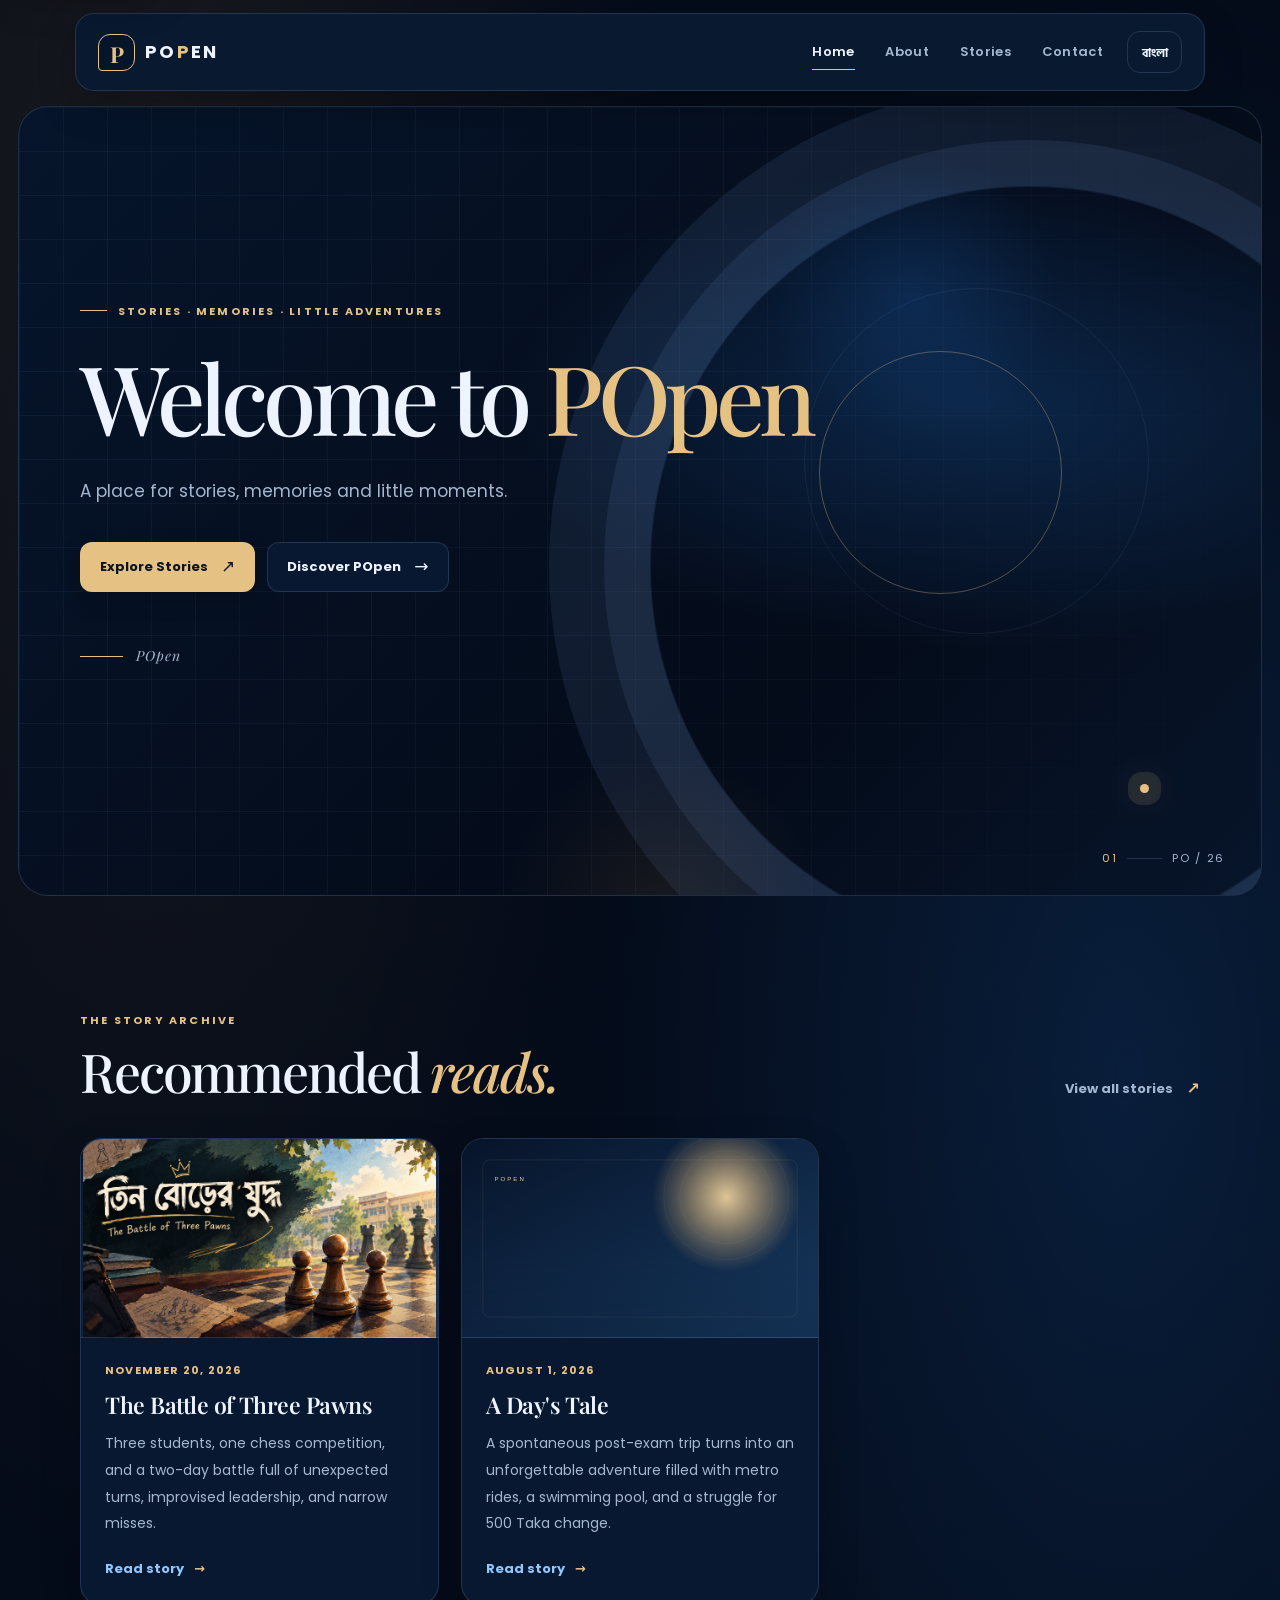
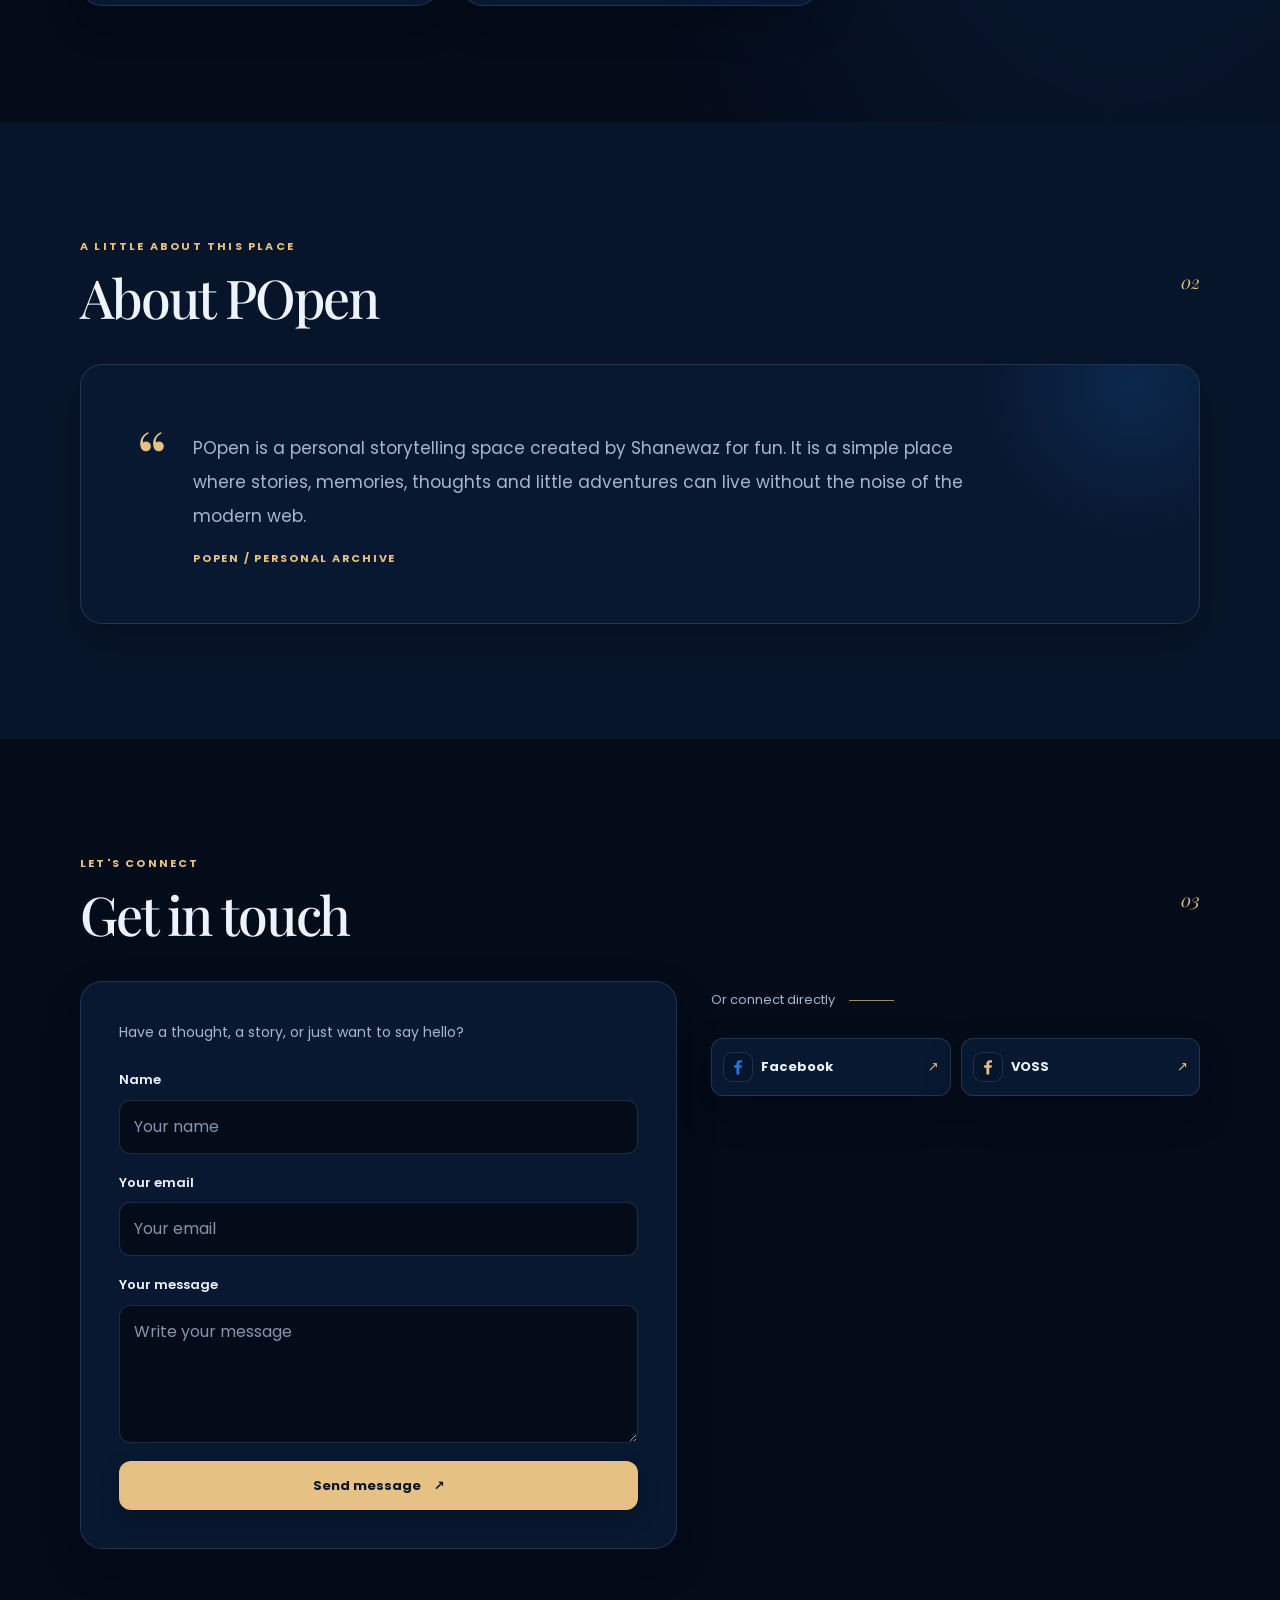
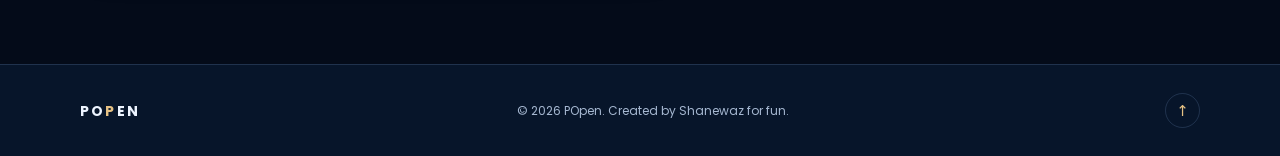
<file: index.html>
<!doctype html>
<html lang="en" data-theme="dark">
<head>
  <!-- SECTION 01: DOCUMENT METADATA, FONTS & STYLES -->
  <meta charset="UTF-8">
  <meta name="viewport" content="width=device-width, initial-scale=1">
  <meta name="color-scheme" content="dark">
  <meta name="theme-color" content="#040b19">
  <title data-en="POpen — A Personal Storytelling Space" data-bn="POpen — ব্যক্তিগত গল্পের জায়গা">POpen — A Personal Storytelling Space</title>
  <meta name="description" content="POpen — a personal space for stories, memories, thoughts and little adventures." data-en="POpen — a personal space for stories, memories, thoughts and little adventures." data-bn="POpen — গল্প, স্মৃতি, ভাবনা আর ছোট ছোট অভিযানের একটি ব্যক্তিগত জায়গা।">
  <link rel="canonical" href="https://mdshanewaz33314-tech.github.io/popen/">
  <meta property="og:type" content="website">
  <meta property="og:site_name" content="POpen">
  <meta property="og:title" content="POpen — A Personal Storytelling Space">
  <meta property="og:description" content="Stories, memories and little adventures, collected in one place.">
  <meta property="og:url" content="https://mdshanewaz33314-tech.github.io/popen/">
  <meta property="og:image" content="https://mdshanewaz33314-tech.github.io/popen/story-1-cover.jpg">
  <meta property="og:image:width" content="1536">
  <meta property="og:image:height" content="857">
  <meta property="og:image:alt" content="A Day's Tale — story cover from POpen">
  <meta name="twitter:card" content="summary_large_image">
  <meta name="twitter:title" content="POpen — A Personal Storytelling Space">
  <meta name="twitter:description" content="Stories, memories and little adventures, collected in one place.">
  <meta name="twitter:image" content="https://mdshanewaz33314-tech.github.io/popen/story-1-cover.jpg">
  <link rel="icon" type="image/svg+xml" href="./favicon.svg">
  <link rel="preconnect" href="https://fonts.googleapis.com">
  <link rel="preconnect" href="https://fonts.gstatic.com" crossorigin>
  <link href="https://fonts.googleapis.com/css2?family=Hind+Siliguri:wght@400;500;600;700&family=Noto+Serif+Bengali:wght@500;600;700&family=Playfair+Display:wght@500;600;700&family=Poppins:wght@400;500;600;700&display=swap" rel="preload" as="style" onload="this.onload=null;this.rel='stylesheet'">
  <noscript><link href="https://fonts.googleapis.com/css2?family=Hind+Siliguri:wght@400;500;600;700&family=Noto+Serif+Bengali:wght@500;600;700&family=Playfair+Display:wght@500;600;700&family=Poppins:wght@400;500;600;700&display=swap" rel="stylesheet"></noscript>
  <link rel="stylesheet" href="./style.css?v=4">
  <script>
    (() => {
      document.documentElement.classList.add('js');
      // Safety net: if script.js never starts, stop hiding scroll-reveal content after 3s.
      setTimeout(() => {
        if (!document.body || !document.body.classList.contains('page-ready')) document.documentElement.classList.add('reveal-timeout');
      }, 3000);
      try {
        const language = localStorage.getItem('popen_language');
        if (language === 'bn' || language === 'en') document.documentElement.lang = language;
      } catch (_) { /* Storage is optional; the default language remains usable. */ }
    })();
  </script>
  <script src="./script.js?v=3" defer></script>
  <script src="./stories.js?v=4" defer></script>
</head>
<body>
  <!-- SECTION 02: ACCESSIBILITY -->
  <a class="skip-link" href="#main-content"><span class="lang-en">Skip to content</span><span class="lang-bn">মূল কনটেন্টে যান</span></a>

  <!-- SECTION 03: SHARED NAVIGATION -->
  <header class="site-header">
    <nav class="navbar container" aria-label="Main navigation">
      <a href="./index.html#home" class="logo" aria-label="POpen home"><span class="logo-mark" aria-hidden="true">P</span><span>PO<span class="logo-accent">P</span>EN</span></a>
      <div class="nav-links" id="nav-links">
        <a href="#home" class="nav-item active"><span class="lang-en">Home</span><span class="lang-bn">হোম</span></a>
        <a href="#about" class="nav-item"><span class="lang-en">About</span><span class="lang-bn">সম্পর্কে</span></a>
        <a href="#stories" class="nav-item"><span class="lang-en">Stories</span><span class="lang-bn">গল্প</span></a>
        <a href="#contact" class="nav-item"><span class="lang-en">Contact</span><span class="lang-bn">যোগাযোগ</span></a>
      </div>
      <div class="nav-controls">
        <button id="lang-toggle" class="control-btn language-btn" type="button" aria-label="বাংলা — Switch to Bengali" title="বাংলা"><span class="lang-en">বাংলা</span><span class="lang-bn">EN</span></button>
        <button id="menu-toggle" class="hamburger" type="button" aria-controls="nav-links" aria-expanded="false" aria-label="Open menu"><span></span><span></span><span></span></button>
      </div>
    </nav>
  </header>
  <div class="mobile-overlay" id="mobile-overlay" aria-hidden="true" hidden></div>

  <!-- SECTION 04: HOME PAGE CONTENT -->
  <main id="main-content" tabindex="-1">
    <!-- SECTION 04A: HERO & WELCOME TEXT ANIMATION -->
    <section class="hero" id="home" aria-labelledby="hero-title">
      <div class="hero-pattern" aria-hidden="true"></div>
      <div class="hero-background-orb orb-one" aria-hidden="true"></div>
      <div class="hero-background-orb orb-two" aria-hidden="true"></div>
      <div class="hero-ring hero-ring-one" aria-hidden="true"></div>
      <div class="hero-ring hero-ring-two" aria-hidden="true"></div>
      <div class="hero-content container">
        <p class="hero-label"><span class="label-dash" aria-hidden="true"></span><span class="lang-en">STORIES · MEMORIES · LITTLE ADVENTURES</span><span class="lang-bn">গল্প · স্মৃতি · ছোট ছোট অভিযান</span></p>
        <h1 id="hero-title" class="hero-title"><span class="lang-en"><span class="hero-welcome-part">Welcome to</span> <span class="hero-name-part">POpen</span></span><span class="lang-bn"><span class="hero-welcome-part">POpen-এ</span> <span class="hero-name-part">স্বাগতম</span></span></h1>
        <p class="hero-subtitle"><span class="lang-en">A place for stories, memories and little moments.</span><span class="lang-bn">গল্প, স্মৃতি এবং ছোট ছোট মুহূর্তের একটি জায়গা।</span></p>
        <div class="hero-buttons">
          <a href="./stories.html" class="btn primary-btn"><span class="lang-en">Explore Stories</span><span class="lang-bn">গল্পগুলো দেখুন</span><span class="btn-arrow" aria-hidden="true">↗</span></a>
          <a href="#about" class="btn secondary-btn"><span class="lang-en">Discover POpen</span><span class="lang-bn">POpen সম্পর্কে জানুন</span><span class="btn-arrow" aria-hidden="true">→</span></a>
        </div>
        <div class="hero-signature" aria-hidden="true"><span></span><span>POpen</span></div>
      </div>
      <div class="hero-index" aria-hidden="true"><span>01</span><span class="hero-index-line"></span><span>PO / 26</span></div>
    </section>

    <!-- SECTION 04B: FEATURED STORIES -->
    <section id="stories" class="section-padding featured-stories-section" aria-labelledby="stories-title">
      <div class="container">
        <div class="section-heading reveal">
          <div>
            <p class="section-kicker"><span class="lang-en">THE STORY ARCHIVE</span><span class="lang-bn">গল্পের সংগ্রহ</span></p>
            <h2 id="stories-title" class="section-title"><span class="lang-en">Recommended</span> <em class="lang-en">reads.</em><span class="lang-bn">কিছু পড়ার</span> <em class="lang-bn">মতো গল্প।</em></h2>
          </div>
          <a class="text-link desktop-view-all" href="./stories.html"><span class="lang-en">View all stories</span><span class="lang-bn">সব গল্প দেখুন</span><span aria-hidden="true">↗</span></a>
        </div>
        <div id="latest-stories-grid" class="stories-grid reveal">
          <a href="./story-1.html" class="story-card glass-card">
            <div class="story-card-media"><img src="./story-1-cover.jpg" alt="A Day's Tale cover illustration" data-alt-en="A Day's Tale cover illustration" data-alt-bn="এক দিনের কথা গল্পের কভার ছবি" class="story-card-img" width="1536" height="857" data-cover-fallback decoding="async"></div>
            <div class="story-card-content">
              <p class="story-date"><time datetime="2026-08-01"><span class="lang-en">August 1, 2026</span><span class="lang-bn">১ আগস্ট, ২০২৬</span></time></p>
              <h3 class="lang-en">A Day's Tale</h3><h3 class="lang-bn">এক দিনের কথা</h3>
              <p class="lang-en story-description">A spontaneous post-exam trip turns into an unforgettable adventure.</p>
              <p class="lang-bn story-description">পরীক্ষার পরের একটি ঘোরাঘুরি হয়ে ওঠে অবিস্মরণীয় এক অভিযান।</p>
              <span class="read-more lang-en">Read story <span aria-hidden="true">→</span></span>
              <span class="read-more lang-bn">গল্পটি পড়ুন <span aria-hidden="true">→</span></span>
            </div>
          </a>
        </div>
        <div class="stories-more-wrap mobile-view-all"><a class="btn secondary-btn" href="./stories.html"><span class="lang-en">View all stories</span><span class="lang-bn">সব গল্প দেখুন</span></a></div>
      </div>
    </section>

    <!-- SECTION 04C: ABOUT -->
    <section id="about" class="section-padding about-section" aria-labelledby="about-title">
      <div class="container">
        <div class="section-heading reveal">
          <div><p class="section-kicker"><span class="lang-en">A LITTLE ABOUT THIS PLACE</span><span class="lang-bn">এই জায়গা সম্পর্কে</span></p><h2 id="about-title" class="section-title"><span class="lang-en">About POpen</span><span class="lang-bn">POpen সম্পর্কে</span></h2></div>
          <span class="section-number" aria-hidden="true">02</span>
        </div>
        <div class="glass-card about-card reveal">
          <div class="about-card-glow" aria-hidden="true"></div>
          <span class="about-quote-mark" aria-hidden="true">“</span>
          <div class="about-card-copy">
            <p class="lang-en">POpen is a personal storytelling space created by Shanewaz for fun. It is a simple place where stories, memories, thoughts and little adventures can live without the noise of the modern web.</p>
            <p class="lang-bn">POpen হলো শানেওয়াজের তৈরি একটি ব্যক্তিগত গল্প বলার জায়গা। শখের বসে তৈরি এই ওয়েবসাইটে গল্প, স্মৃতি, চিন্তা এবং ছোট ছোট অভিজ্ঞতাগুলো সহজভাবে তুলে ধরা হবে।</p>
          </div>
          <span class="about-card-signature">POpen / Personal archive</span>
        </div>
      </div>
    </section>

    <!-- SECTION 04D: CONTACT & SOCIAL LINKS -->
    <section id="contact" class="section-padding contact-section" aria-labelledby="contact-title">
      <div class="container">
        <div class="section-heading reveal">
          <div><p class="section-kicker"><span class="lang-en">LET'S CONNECT</span><span class="lang-bn">যোগাযোগ করা যাক</span></p><h2 id="contact-title" class="section-title"><span class="lang-en">Get in touch</span><span class="lang-bn">যোগাযোগ করুন</span></h2></div>
          <span class="section-number" aria-hidden="true">03</span>
        </div>
        <div class="contact-wrapper">
          <form action="https://formspree.io/f/mdeaqljl" method="POST" class="contact-form glass-card reveal" id="contact-form">
            <p class="form-intro lang-en">Have a thought, a story, or just want to say hello?</p>
            <p class="form-intro lang-bn">কোনো ভাবনা, গল্প বলতে চান?</p>
            <div class="form-group"><label for="contact-name"><span class="lang-en">Name</span><span class="lang-bn">নাম</span></label><input id="contact-name" type="text" name="name" autocomplete="name" placeholder="Your name" data-i18n-placeholder="name-placeholder" required minlength="2" maxlength="100" class="form-input"></div>
            <div class="form-group"><label for="contact-email"><span class="lang-en">Your email</span><span class="lang-bn">আপনার ইমেইল</span></label><input id="contact-email" type="email" name="email" autocomplete="email" placeholder="Your email" data-i18n-placeholder="email-placeholder" required maxlength="254" class="form-input"></div>
            <div class="form-group"><label for="contact-message"><span class="lang-en">Your message</span><span class="lang-bn">আপনার বার্তা</span></label><textarea id="contact-message" name="message" rows="4" placeholder="Write your message" data-i18n-placeholder="message-placeholder" required minlength="5" maxlength="5000" class="form-input form-textarea"></textarea></div>
            <div class="hp-field" aria-hidden="true"><input type="text" name="_gotcha" tabindex="-1" autocomplete="off"></div>
            <button type="submit" class="btn primary-btn submit-btn"><span class="lang-en">Send message</span><span class="lang-bn">বার্তা পাঠান</span><span aria-hidden="true">↗</span></button>
            <p class="form-status" id="contact-form-status" role="status" aria-live="polite"></p>
          </form>
          <div class="direct-connect-title reveal"><p><span class="lang-en">Or connect directly</span><span class="lang-bn">অথবা সরাসরি যোগাযোগ করুন</span></p><span class="direct-connect-rule" aria-hidden="true"></span></div>
          <div class="social-pills-grid reveal">
            <a href="https://www.facebook.com/profile.php?id=61595384415685" target="_blank" rel="noopener noreferrer" class="social-pill glass-card pill-facebook"><span class="social-icon" aria-hidden="true"><svg viewBox="0 0 24 24" width="20" height="20" fill="currentColor"><path d="M13.5 21v-8h2.7l.4-3h-3.1V8.1c0-.9.3-1.5 1.6-1.5h1.7V3.9c-.3 0-1.3-.1-2.5-.1-2.5 0-4.2 1.5-4.2 4.3V10H7.3v3h2.8v8h3.4z"/></svg></span><span>Facebook</span><span class="social-arrow" aria-hidden="true">↗</span></a>
            <a href="https://www.facebook.com/profile.php?id=61594373012323" target="_blank" rel="noopener noreferrer" class="social-pill glass-card pill-voss"><span class="social-icon" aria-hidden="true"><svg viewBox="0 0 24 24" width="20" height="20" fill="currentColor"><path d="M13.5 21v-8h2.7l.4-3h-3.1V8.1c0-.9.3-1.5 1.6-1.5h1.7V3.9c-.3 0-1.3-.1-2.5-.1-2.5 0-4.2 1.5-4.2 4.3V10H7.3v3h2.8v8h3.4z"/></svg></span><span>VOSS</span><span class="social-arrow" aria-hidden="true">↗</span></a>
          </div>
        </div>
      </div>
    </section>
  </main>

  <!-- SECTION 05: SITE FOOTER -->
  <footer class="site-footer">
    <div class="container footer-content">
      <a href="#home" class="footer-logo">PO<span>P</span>EN</a>
      <p>© <span id="copyright-year">2026</span> POpen. <span class="lang-en">Created by Shanewaz for fun.</span><span class="lang-bn">শানেওয়াজের তৈরি, শখের বসে।</span></p>
      <a href="#home" class="footer-top" aria-label="Back to top">↑</a>
    </div>
  </footer>
</body>
</html>
</file>
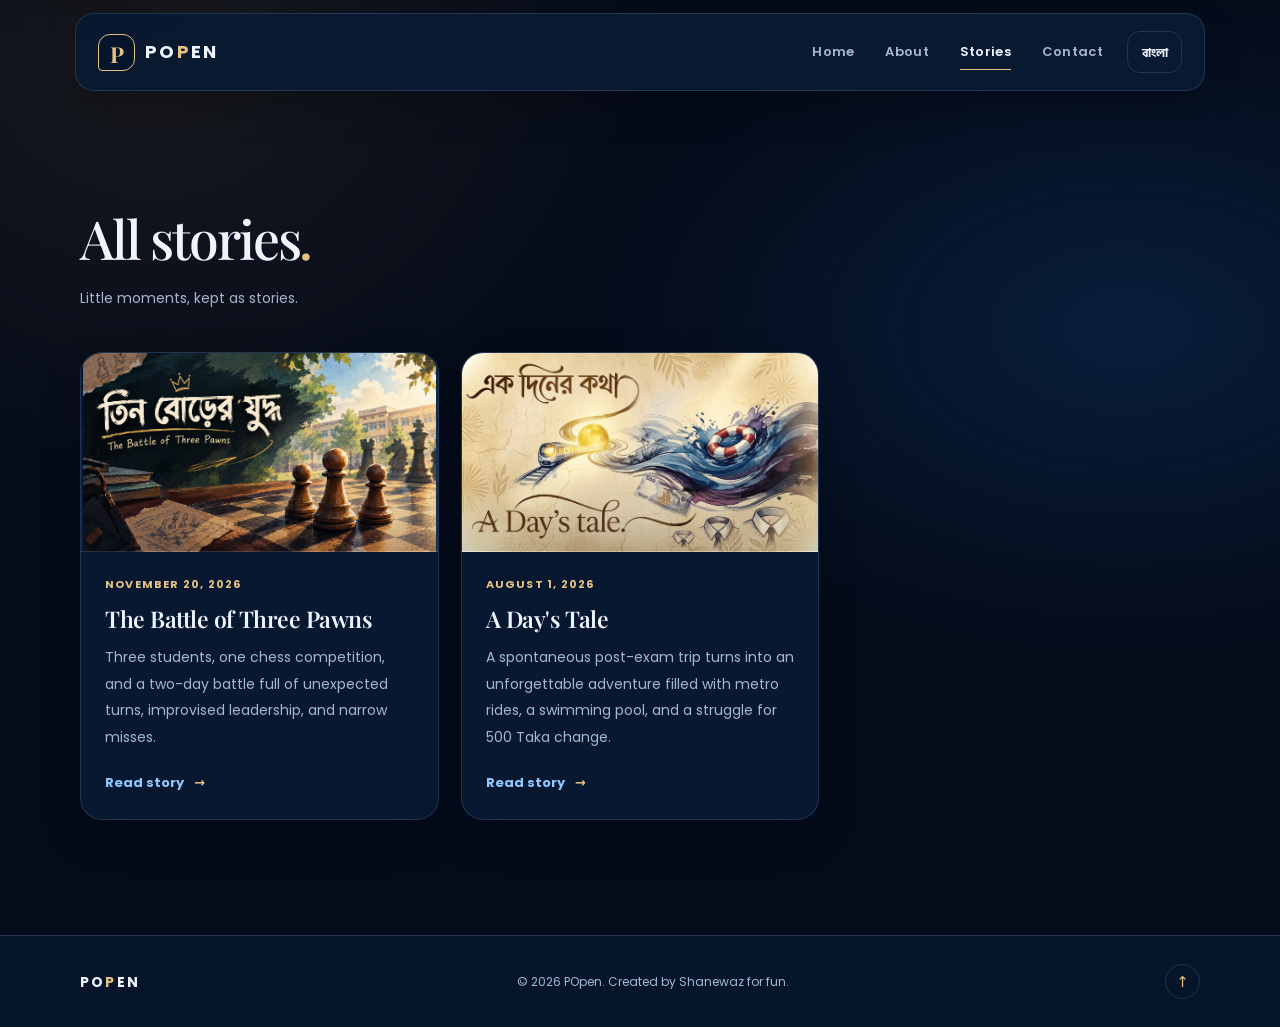
<file: stories.html>
<!doctype html>
<html lang="en" data-theme="dark">
<head>
  <meta charset="UTF-8">
  <meta name="viewport" content="width=device-width, initial-scale=1">
  <meta name="color-scheme" content="dark">
  <meta name="theme-color" content="#040b19">
  <title data-en="Stories — POpen" data-bn="গল্প — POpen">Stories — POpen</title>
  <meta name="description" content="Explore stories and little adventures published on POpen." data-en="Explore stories and little adventures published on POpen." data-bn="POpen-এ প্রকাশিত গল্প আর ছোট ছোট অভিযানগুলো পড়ুন।">
  <link rel="canonical" href="https://mdshanewaz33314-tech.github.io/popen/stories.html">
  <meta property="og:type" content="website">
  <meta property="og:site_name" content="POpen">
  <meta property="og:title" content="Stories — POpen">
  <meta property="og:description" content="Explore stories and little adventures published on POpen.">
  <meta property="og:url" content="https://mdshanewaz33314-tech.github.io/popen/stories.html">
  <meta property="og:image" content="https://mdshanewaz33314-tech.github.io/popen/story-2-cover.png">
  <meta property="og:image:alt" content="The Battle of Three Pawns — story cover from POpen">
  <meta name="twitter:card" content="summary_large_image">
  <link rel="icon" type="image/svg+xml" href="./favicon.svg">
  <link rel="preconnect" href="https://fonts.googleapis.com">
  <link rel="preconnect" href="https://fonts.gstatic.com" crossorigin>
  <link href="https://fonts.googleapis.com/css2?family=Hind+Siliguri:wght@400;500;600;700&family=Noto+Serif+Bengali:wght@500;600;700&family=Playfair+Display:wght@500;600;700&family=Poppins:wght@400;500;600;700&display=swap" rel="preload" as="style" onload="this.onload=null;this.rel='stylesheet'">
  <noscript><link href="https://fonts.googleapis.com/css2?family=Hind+Siliguri:wght@400;500;600;700&family=Noto+Serif+Bengali:wght@500;600;700&family=Playfair+Display:wght@500;600;700&family=Poppins:wght@400;500;600;700&display=swap" rel="stylesheet"></noscript>
  <link rel="stylesheet" href="./style.css?v=4">
  <script>
    (() => {
      document.documentElement.classList.add('js');
      setTimeout(() => {
        if (!document.body || !document.body.classList.contains('page-ready')) document.documentElement.classList.add('reveal-timeout');
      }, 3000);
      try {
        const language = localStorage.getItem('popen_language');
        if (language === 'bn' || language === 'en') document.documentElement.lang = language;
      } catch (_) { /* Storage is optional; the default language remains usable. */ }
    })();
  </script>
  <script src="./script.js?v=3" defer></script>
  <script src="./stories.js?v=4" defer></script>
</head>
<body>
  <a class="skip-link" href="#main-content"><span class="lang-en">Skip to content</span><span class="lang-bn">মূল কনটেন্টে যান</span></a>
  <header class="site-header">
    <nav class="navbar container" aria-label="Main navigation">
      <a href="./index.html#home" class="logo" aria-label="POpen home"><span class="logo-mark" aria-hidden="true">P</span><span>PO<span class="logo-accent">P</span>EN</span></a>
      <div class="nav-links" id="nav-links">
        <a href="./index.html#home" class="nav-item"><span class="lang-en">Home</span><span class="lang-bn">হোম</span></a>
        <a href="./index.html#about" class="nav-item"><span class="lang-en">About</span><span class="lang-bn">সম্পর্কে</span></a>
        <a href="./stories.html" class="nav-item active" aria-current="page"><span class="lang-en">Stories</span><span class="lang-bn">গল্প</span></a>
        <a href="./index.html#contact" class="nav-item"><span class="lang-en">Contact</span><span class="lang-bn">যোগাযোগ</span></a>
      </div>
      <div class="nav-controls">
        <button id="lang-toggle" class="control-btn language-btn" type="button" aria-label="বাংলা — Switch to Bengali" title="বাংলা"><span class="lang-en">বাংলা</span><span class="lang-bn">EN</span></button>
        <button id="menu-toggle" class="hamburger" type="button" aria-controls="nav-links" aria-expanded="false" aria-label="Open menu"><span></span><span></span><span></span></button>
      </div>
    </nav>
  </header>
  <div class="mobile-overlay" id="mobile-overlay" aria-hidden="true" hidden></div>
  <main id="main-content" class="stories-page section-padding" tabindex="-1">
    <div class="container">
      <header class="page-heading enter">
        <h1 class="section-title lang-en">All stories<span class="title-period">.</span></h1>
        <h1 class="section-title lang-bn">সব গল্প<span class="title-period">।</span></h1>
        <p class="page-description lang-en">Little moments, kept as stories.</p>
        <p class="page-description lang-bn">ছোট ছোট মুহূর্ত—গল্প হয়ে থেকে যাক।</p>
      </header>
      <div id="all-stories-grid" class="stories-grid enter">
        <a href="./story-2.html" class="story-card glass-card" data-story-id="story-2">
          <div class="story-card-media"><img src="./story-2-cover.png" alt="তিন বোড়ের যুদ্ধ গল্পের প্রচ্ছদ" data-alt-en="The Battle of Three Pawns cover illustration" data-alt-bn="তিন বোড়ের যুদ্ধ গল্পের প্রচ্ছদ" class="story-card-img" width="1536" height="857" loading="lazy" decoding="async" data-cover-fallback></div>
          <div class="story-card-content">
            <p class="story-date"><time datetime="2026-11-20"><span class="lang-en">November 20, 2026</span><span class="lang-bn">২০ নভেম্বর, ২০২৬</span></time></p>
            <h2 class="lang-en">The Battle of Three Pawns</h2><h2 class="lang-bn">তিন বোড়ের যুদ্ধ</h2>
            <p class="lang-en story-description">Three students, one chess competition, and a two-day battle full of unexpected turns, improvised leadership, and narrow misses.</p>
            <p class="lang-bn story-description">তিনজনের অসম্পূর্ণ দল নিয়ে দাবা প্রতিযোগিতায় দুই দিনের লড়াই—অপ্রত্যাশিত ঘটনা, বিচিত্র নেতৃত্ব আর অল্পের জন্য স্বপ্নভঙ্গের গল্প।</p>
            <span class="read-more lang-en">Read story <span aria-hidden="true">→</span></span><span class="read-more lang-bn">গল্পটি পড়ুন <span aria-hidden="true">→</span></span>
          </div>
        </a>
        <a href="./story-1.html" class="story-card glass-card" data-story-id="story-1">
          <div class="story-card-media"><img src="./story-1-cover.jpg" alt="এক দিনের কথা গল্পের কভার ছবি" data-alt-en="A Day's Tale cover illustration" data-alt-bn="এক দিনের কথা গল্পের কভার ছবি" class="story-card-img" width="1536" height="857" loading="lazy" decoding="async" data-cover-fallback></div>
          <div class="story-card-content">
            <p class="story-date"><time datetime="2026-08-01"><span class="lang-en">August 1, 2026</span><span class="lang-bn">১ আগস্ট, ২০২৬</span></time></p>
            <h2 class="lang-en">A Day's Tale</h2><h2 class="lang-bn">এক দিনের কথা</h2>
            <p class="lang-en story-description">A spontaneous post-exam trip turns into an unforgettable adventure filled with metro rides, a swimming pool, and a struggle for 500 Taka change.</p>
            <p class="lang-bn story-description">পরীক্ষা শেষের এক স্বতঃস্ফূর্ত ঘোরাঘুরি কীভাবে মেট্রো ভ্রমণ, সুইমিং পুল আর ৫০০ টাকার ভাঙতি খোঁজার এক অবিস্মরণীয় রোমাঞ্চে পরিণত হলো।</p>
            <span class="read-more lang-en">Read story <span aria-hidden="true">→</span></span><span class="read-more lang-bn">গল্পটি পড়ুন <span aria-hidden="true">→</span></span>
          </div>
        </a>
      </div>
      <div id="stories-empty" class="empty-state" hidden><p class="lang-en">No stories have been published yet.</p><p class="lang-bn">এখনো কোনো গল্প প্রকাশিত হয়নি।</p></div>
    </div>
  </main>
  <footer class="site-footer"><div class="container footer-content"><a href="./index.html#home" class="footer-logo">PO<span>P</span>EN</a><p>© <span id="copyright-year">2026</span> POpen. <span class="lang-en">Created by Shanewaz for fun.</span><span class="lang-bn">শানেওয়াজের তৈরি, শখের বসে।</span></p><a href="#main-content" class="footer-top" aria-label="Back to top">↑</a></div></footer>
</body>
</html>
</file>
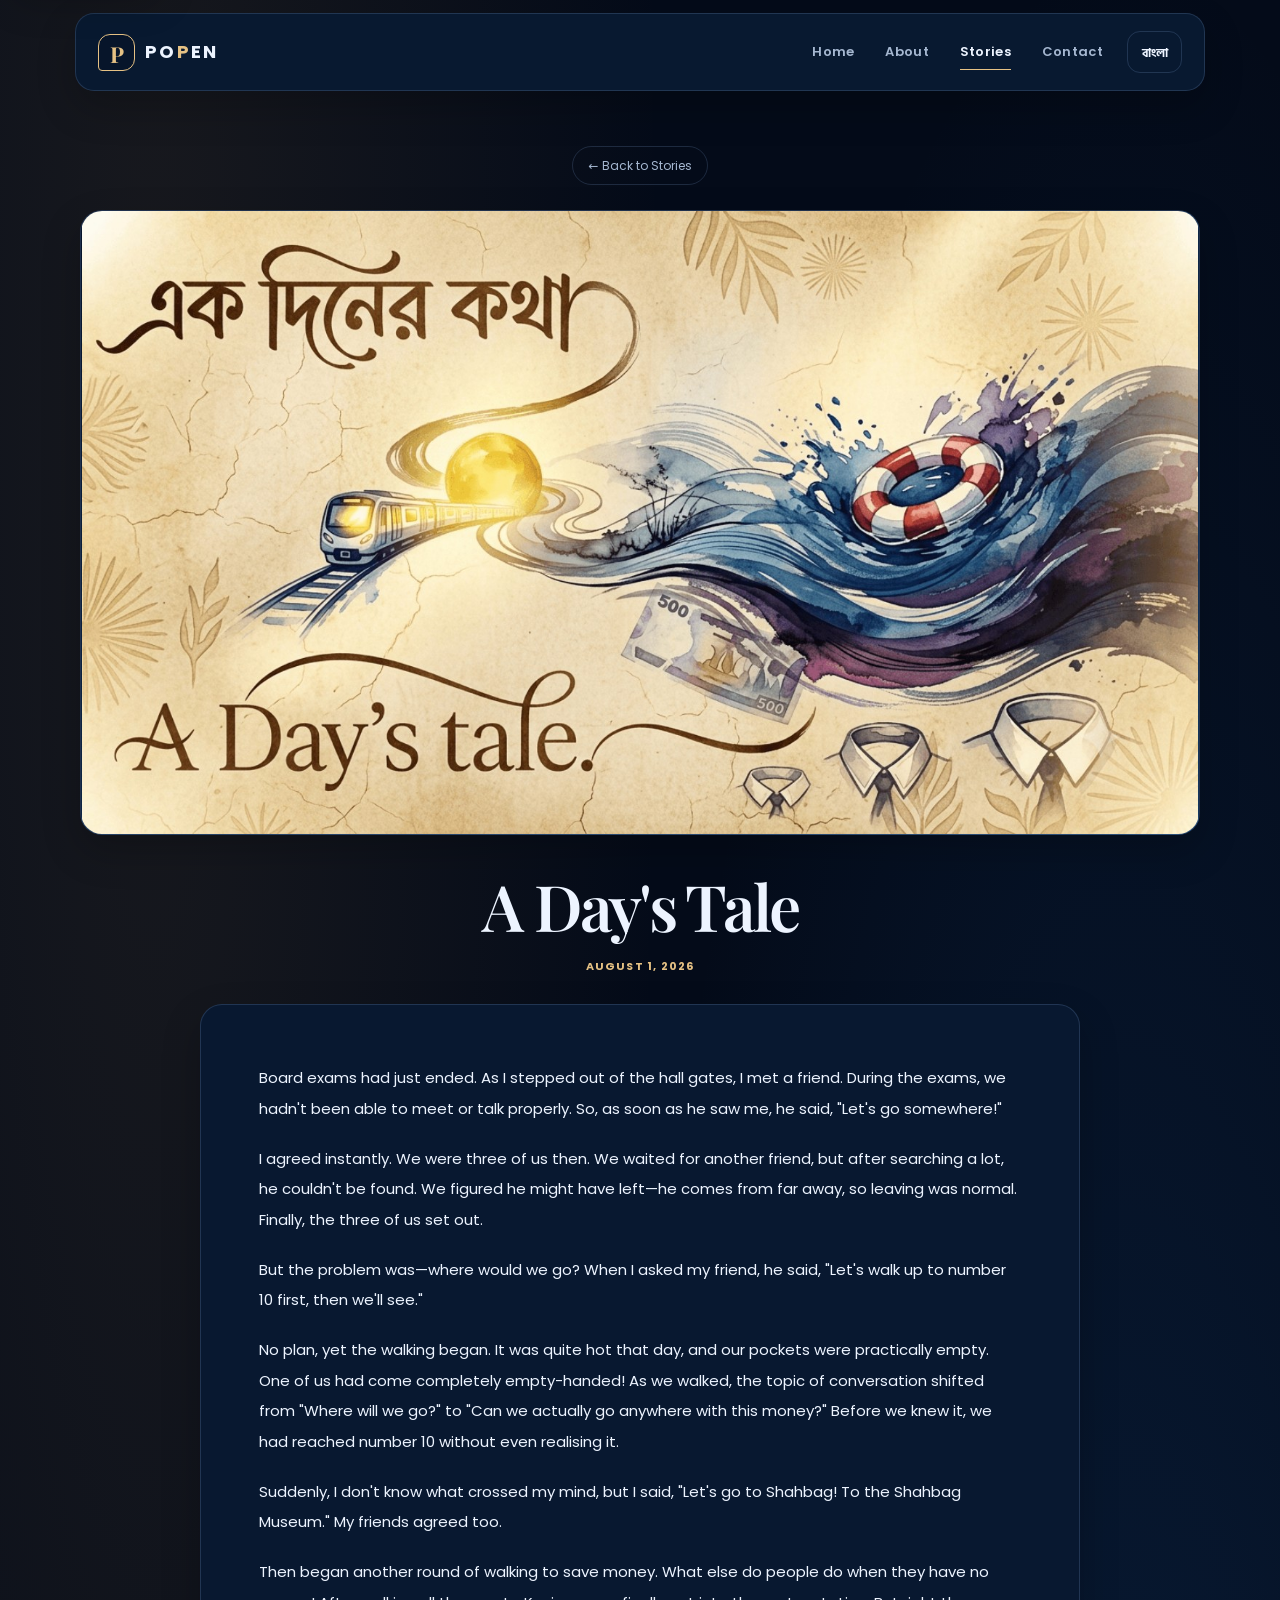
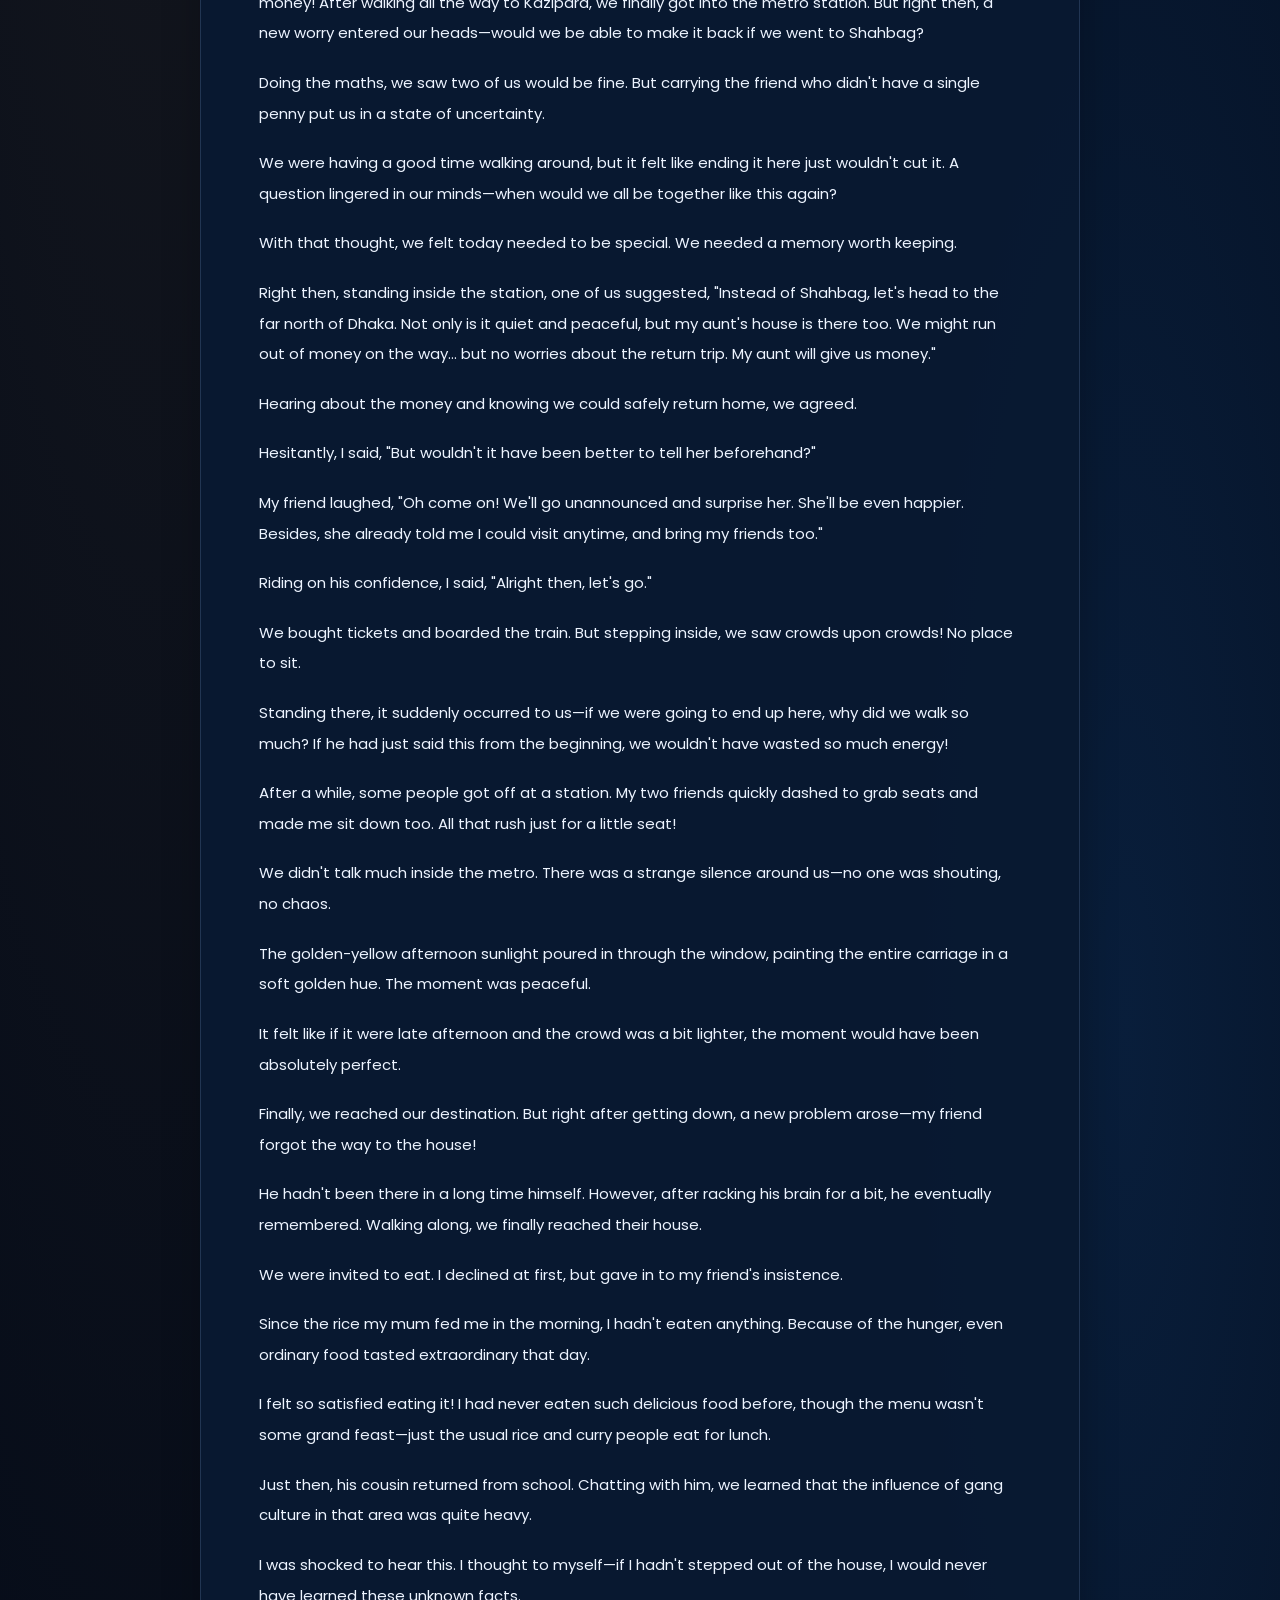
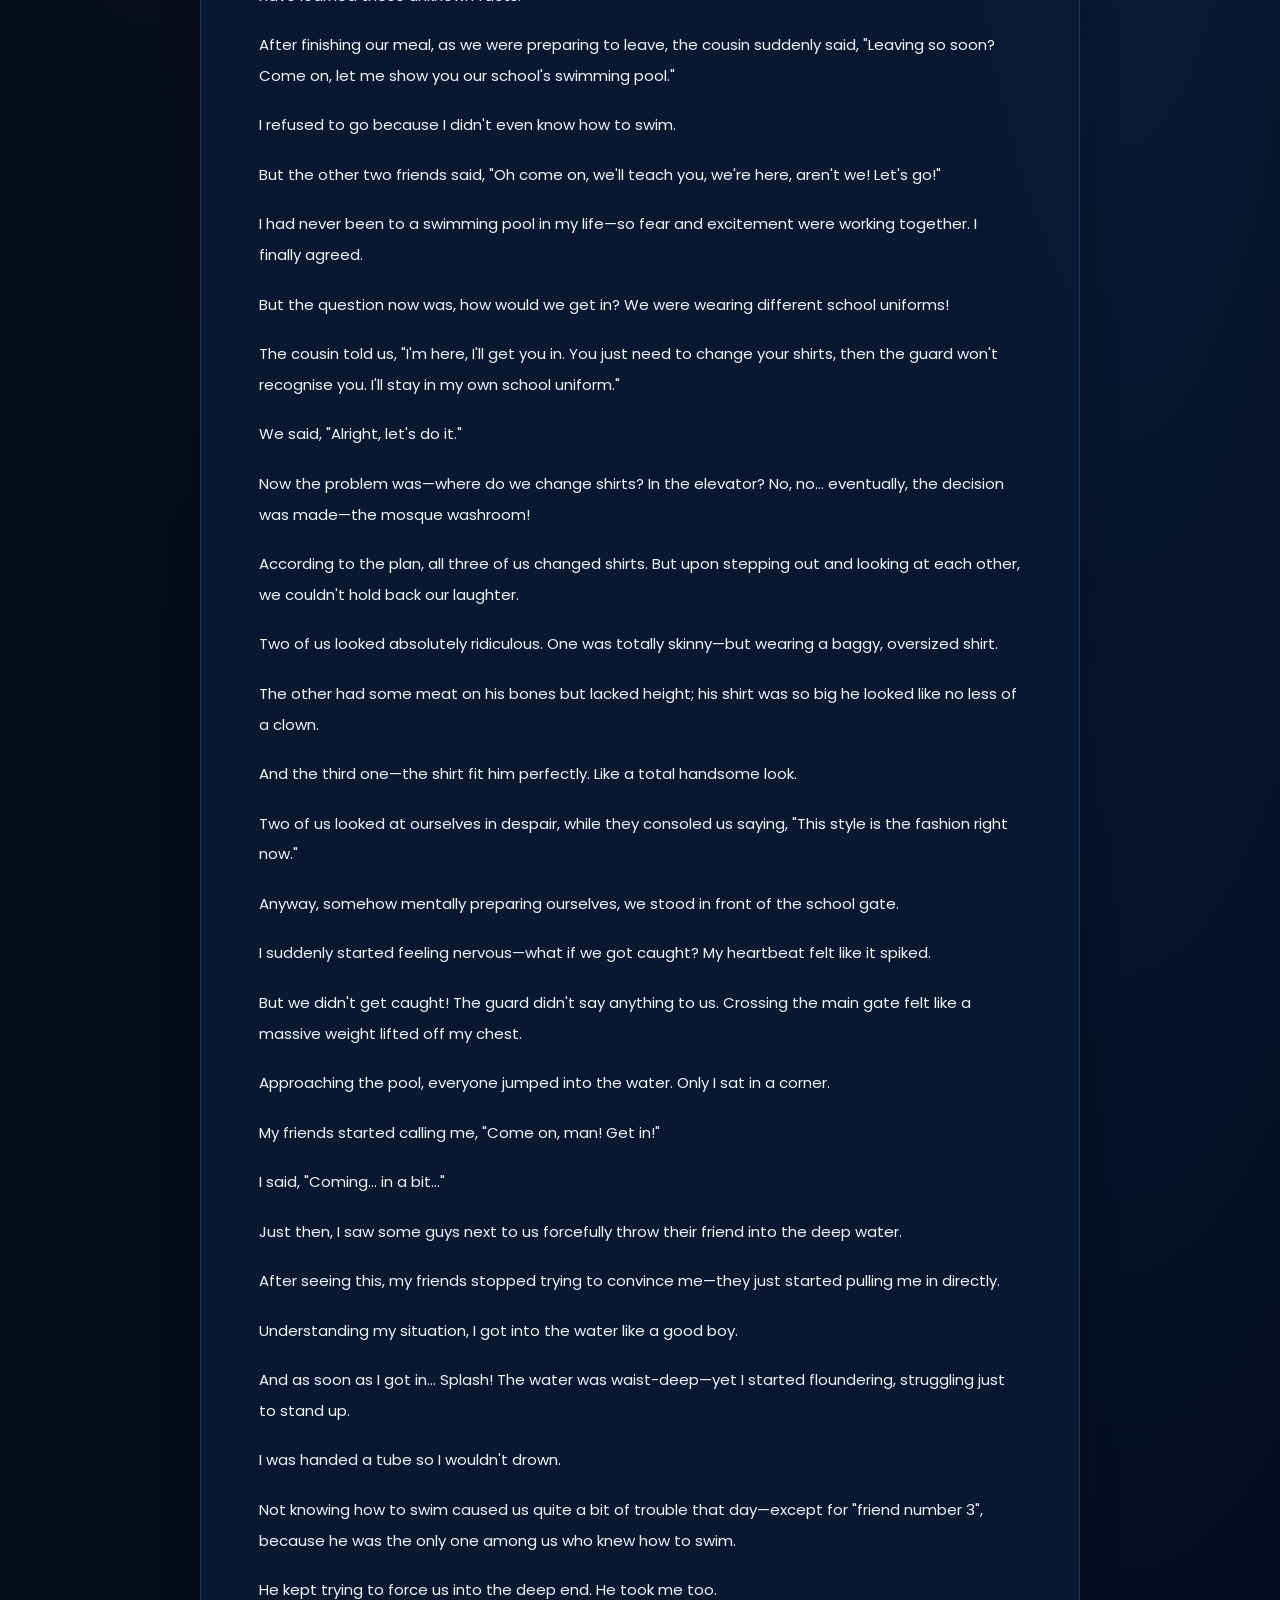
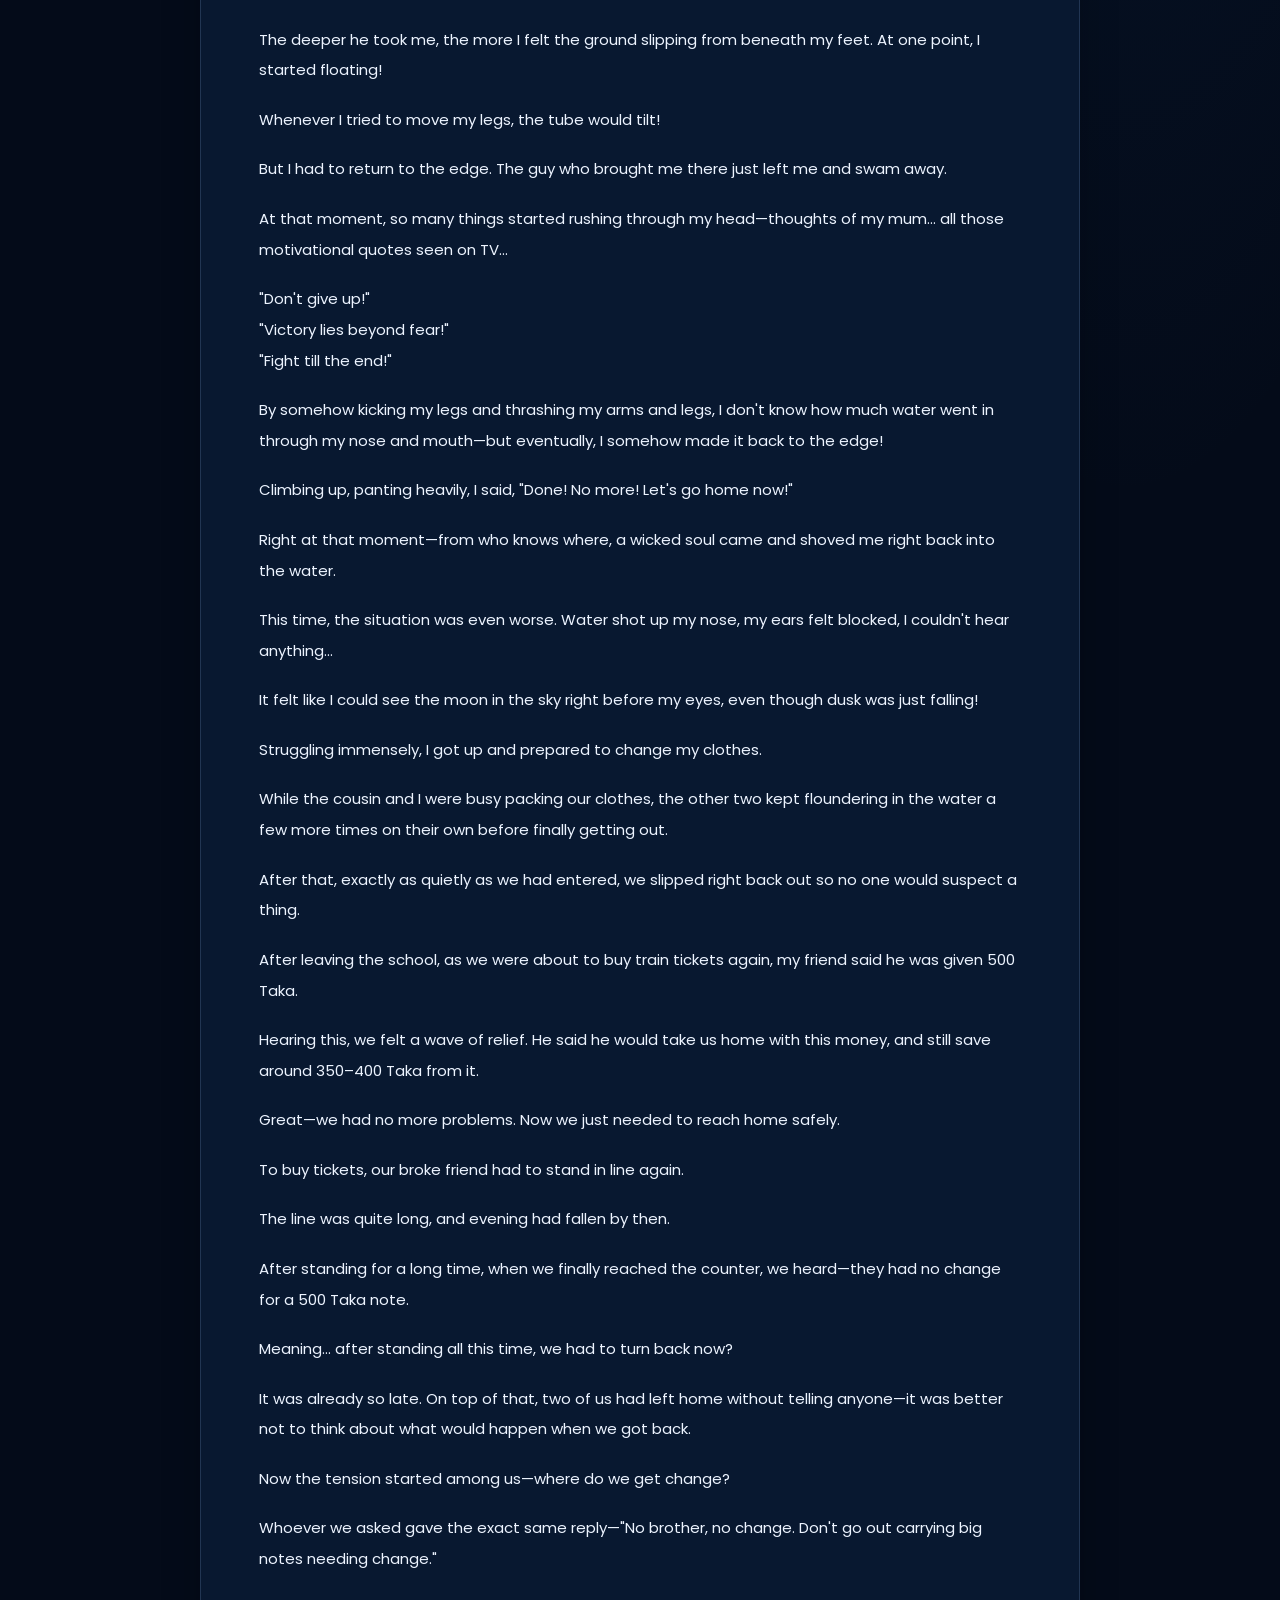
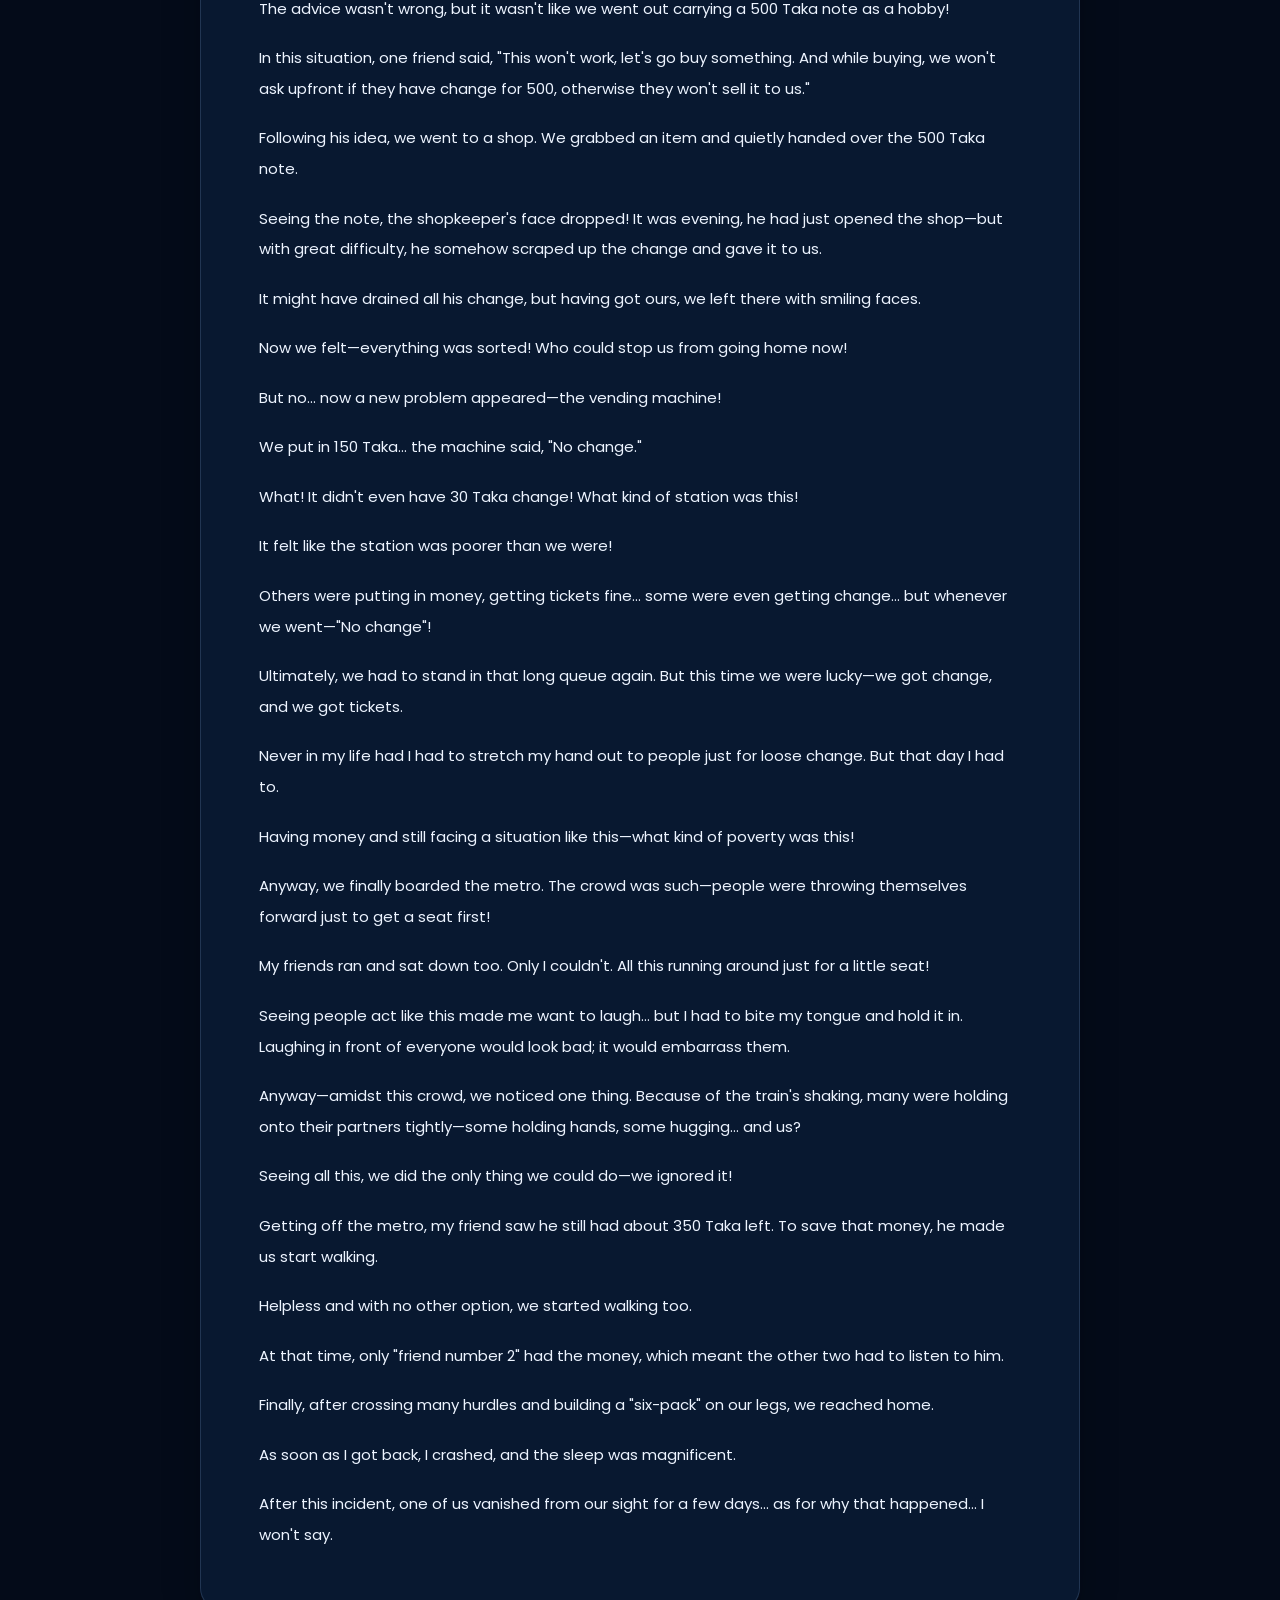
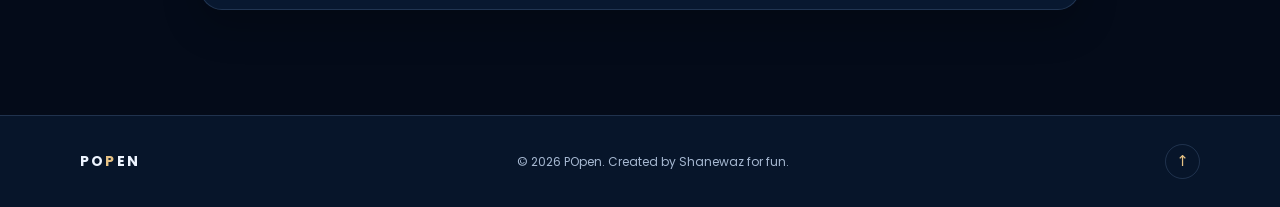
<file: story-1.html>
<!doctype html>
<html lang="en" data-theme="dark">
<head>
  <!-- SECTION 01: DOCUMENT METADATA, FONTS & STYLES -->
  <meta charset="UTF-8">
  <meta name="viewport" content="width=device-width, initial-scale=1">
  <meta name="color-scheme" content="dark">
  <meta name="theme-color" content="#040b19">
  <title data-en="A Day's Tale — POpen" data-bn="এক দিনের কথা — POpen">A Day's Tale — POpen</title>
  <meta name="description" content="A Day's Tale — a bilingual story from POpen." data-en="A Day's Tale — a bilingual story from POpen." data-bn="এক দিনের কথা — POpen-এর একটি দ্বিভাষিক গল্প।">
  <link rel="canonical" href="https://mdshanewaz33314-tech.github.io/popen/story-1.html">
  <link rel="icon" type="image/svg+xml" href="./favicon.svg">
  <link rel="preconnect" href="https://fonts.googleapis.com">
  <link rel="preconnect" href="https://fonts.gstatic.com" crossorigin>
  <link href="https://fonts.googleapis.com/css2?family=Hind+Siliguri:wght@400;500;600;700&family=Noto+Serif+Bengali:wght@500;600;700&family=Playfair+Display:wght@500;600;700&family=Poppins:wght@400;500;600;700&display=swap" rel="preload" as="style" onload="this.onload=null;this.rel='stylesheet'">
  <noscript><link href="https://fonts.googleapis.com/css2?family=Hind+Siliguri:wght@400;500;600;700&family=Noto+Serif+Bengali:wght@500;600;700&family=Playfair+Display:wght@500;600;700&family=Poppins:wght@400;500;600;700&display=swap" rel="stylesheet"></noscript>
  <link rel="stylesheet" href="./style.css?v=4">
  <link rel="preload" as="image" href="./story-1-cover.jpg" fetchpriority="high">
  <script>
    (() => {
      document.documentElement.classList.add('js');
      // Safety net: if script.js never starts, stop hiding scroll-reveal content after 3s.
      setTimeout(() => {
        if (!document.body || !document.body.classList.contains('page-ready')) document.documentElement.classList.add('reveal-timeout');
      }, 3000);
      try {
        const language = localStorage.getItem('popen_language');
        if (language === 'bn' || language === 'en') document.documentElement.lang = language;
      } catch (_) { /* Storage is optional; the default language remains usable. */ }
    })();
  </script>
  <script src="./script.js?v=3" defer></script>

  <!-- Social sharing -->
  <meta property="og:type" content="article">
  <meta property="og:site_name" content="POpen">
  <meta property="og:title" content="A Day's Tale — POpen">
  <meta property="og:description" content="A spontaneous post-exam trip turns into an unforgettable adventure.">
  <meta property="og:url" content="https://mdshanewaz33314-tech.github.io/popen/story-1.html">
  <meta property="og:image" content="https://mdshanewaz33314-tech.github.io/popen/story-1-cover.jpg">
  <meta property="og:image:width" content="1536">
  <meta property="og:image:height" content="857">
  <meta property="og:image:alt" content="এক দিনের কথা — A Day's Tale story cover">
  <meta property="article:published_time" content="2026-08-01">
  <meta name="twitter:card" content="summary_large_image">
  <meta name="twitter:title" content="A Day's Tale — POpen">
  <meta name="twitter:description" content="A spontaneous post-exam trip turns into an unforgettable adventure.">
  <meta name="twitter:image" content="https://mdshanewaz33314-tech.github.io/popen/story-1-cover.jpg">
</head>
<body>
  <a class="skip-link" href="#main-content"><span class="lang-en">Skip to content</span><span class="lang-bn">মূল কনটেন্টে যান</span></a>
  <header class="site-header">
    <nav class="navbar container" aria-label="Main navigation">
      <a href="./index.html#home" class="logo" aria-label="POpen home"><span class="logo-mark" aria-hidden="true">P</span><span>PO<span class="logo-accent">P</span>EN</span></a>
      <div class="nav-links" id="nav-links">
        <a href="./index.html#home" class="nav-item"><span class="lang-en">Home</span><span class="lang-bn">হোম</span></a>
        <a href="./index.html#about" class="nav-item"><span class="lang-en">About</span><span class="lang-bn">সম্পর্কে</span></a>
        <a href="./stories.html" class="nav-item active" aria-current="page"><span class="lang-en">Stories</span><span class="lang-bn">গল্প</span></a>
        <a href="./index.html#contact" class="nav-item"><span class="lang-en">Contact</span><span class="lang-bn">যোগাযোগ</span></a>
      </div>
      <div class="nav-controls">
        <button id="lang-toggle" class="control-btn language-btn" type="button" aria-label="বাংলা — Switch to Bengali" title="বাংলা"><span class="lang-en">বাংলা</span><span class="lang-bn">EN</span></button>
        <button id="menu-toggle" class="hamburger" type="button" aria-controls="nav-links" aria-expanded="false" aria-label="Open menu"><span></span><span></span><span></span></button>
      </div>
    </nav>
  </header>
  <div class="mobile-overlay" id="mobile-overlay" aria-hidden="true" hidden></div>

  <!-- SECTION 04: STORY PAGE -->
  <main id="main-content" class="story-page" tabindex="-1">
    <div class="container">
      <!-- SECTION 04A: RETURN LINK -->
      <div class="story-back-wrap enter">
        <a href="./stories.html" class="back-link"><span class="lang-en">← Back to Stories</span><span class="lang-bn">← গল্পে ফিরে যান</span></a>
      </div>
      <!-- SECTION 04B: STORY COVER IMAGE (original 1536 × 857 ratio) -->
      <div class="story-hero-media enter">
        <img src="./story-1-cover.jpg" alt="এক দিনের কথা — A Day’s Tale story cover" data-alt-en="A Day’s Tale — story cover" data-alt-bn="এক দিনের কথা — গল্পের কভার" class="story-hero-img" width="1536" height="857" fetchpriority="high" loading="eager" decoding="async" data-cover-fallback>
      </div>
      <!-- SECTION 04C: BILINGUAL STORY TITLE & DATE -->
      <header class="story-header enter">
        <h1 class="lang-en">A Day's Tale</h1>
        <h1 class="lang-bn">এক দিনের কথা</h1>
        <p class="story-date"><time datetime="2026-08-01"><span class="lang-en">August 1, 2026</span><span class="lang-bn">১ আগস্ট, ২০২৬</span></time></p>
      </header>

      <!-- SECTION 04D: STORY BODY -->
      <article class="story-content glass-card">
        <!-- SECTION 04D-1: ENGLISH STORY -->
        <div class="lang-en">
          <p>Board exams had just ended. As I stepped out of the hall gates, I met a friend. During the exams, we hadn't been able to meet or talk properly. So, as soon as he saw me, he said, "Let's go somewhere!"</p>
          <p>I agreed instantly. We were three of us then. We waited for another friend, but after searching a lot, he couldn't be found. We figured he might have left—he comes from far away, so leaving was normal. Finally, the three of us set out.</p>
          <p>But the problem was—where would we go? When I asked my friend, he said, "Let's walk up to number 10 first, then we'll see."</p>
          <p>No plan, yet the walking began. It was quite hot that day, and our pockets were practically empty. One of us had come completely empty-handed! As we walked, the topic of conversation shifted from "Where will we go?" to "Can we actually go anywhere with this money?" Before we knew it, we had reached number 10 without even realising it.</p>
          <p>Suddenly, I don't know what crossed my mind, but I said, "Let's go to Shahbag! To the Shahbag Museum." My friends agreed too.</p>
          <p>Then began another round of walking to save money. What else do people do when they have no money! After walking all the way to Kazipara, we finally got into the metro station. But right then, a new worry entered our heads—would we be able to make it back if we went to Shahbag?</p>
          <p>Doing the maths, we saw two of us would be fine. But carrying the friend who didn't have a single penny put us in a state of uncertainty.</p>
          <p>We were having a good time walking around, but it felt like ending it here just wouldn't cut it. A question lingered in our minds—when would we all be together like this again?</p>
          <p>With that thought, we felt today needed to be special. We needed a memory worth keeping.</p>
          <p>Right then, standing inside the station, one of us suggested, "Instead of Shahbag, let's head to the far north of Dhaka. Not only is it quiet and peaceful, but my aunt's house is there too. We might run out of money on the way... but no worries about the return trip. My aunt will give us money."</p>
          <p>Hearing about the money and knowing we could safely return home, we agreed.</p>
          <p>Hesitantly, I said, "But wouldn't it have been better to tell her beforehand?"</p>
          <p>My friend laughed, "Oh come on! We'll go unannounced and surprise her. She'll be even happier. Besides, she already told me I could visit anytime, and bring my friends too."</p>
          <p>Riding on his confidence, I said, "Alright then, let's go."</p>
          <p>We bought tickets and boarded the train. But stepping inside, we saw crowds upon crowds! No place to sit.</p>
          <p>Standing there, it suddenly occurred to us—if we were going to end up here, why did we walk so much? If he had just said this from the beginning, we wouldn't have wasted so much energy!</p>
          <p>After a while, some people got off at a station. My two friends quickly dashed to grab seats and made me sit down too. All that rush just for a little seat!</p>
          <p>We didn't talk much inside the metro. There was a strange silence around us—no one was shouting, no chaos.</p>
          <p>The golden-yellow afternoon sunlight poured in through the window, painting the entire carriage in a soft golden hue. The moment was peaceful.</p>
          <p>It felt like if it were late afternoon and the crowd was a bit lighter, the moment would have been absolutely perfect.</p>
          <p>Finally, we reached our destination. But right after getting down, a new problem arose—my friend forgot the way to the house!</p>
          <p>He hadn't been there in a long time himself. However, after racking his brain for a bit, he eventually remembered. Walking along, we finally reached their house.</p>
          <p>We were invited to eat. I declined at first, but gave in to my friend's insistence.</p>
          <p>Since the rice my mum fed me in the morning, I hadn't eaten anything. Because of the hunger, even ordinary food tasted extraordinary that day.</p>
          <p>I felt so satisfied eating it! I had never eaten such delicious food before, though the menu wasn't some grand feast—just the usual rice and curry people eat for lunch.</p>
          <p>Just then, his cousin returned from school. Chatting with him, we learned that the influence of gang culture in that area was quite heavy.</p>
          <p>I was shocked to hear this. I thought to myself—if I hadn't stepped out of the house, I would never have learned these unknown facts.</p>
          <p>After finishing our meal, as we were preparing to leave, the cousin suddenly said, "Leaving so soon? Come on, let me show you our school's swimming pool."</p>
          <p>I refused to go because I didn't even know how to swim.</p>
          <p>But the other two friends said, "Oh come on, we'll teach you, we're here, aren't we! Let's go!"</p>
          <p>I had never been to a swimming pool in my life—so fear and excitement were working together. I finally agreed.</p>
          <p>But the question now was, how would we get in? We were wearing different school uniforms!</p>
          <p>The cousin told us, "I'm here, I'll get you in. You just need to change your shirts, then the guard won't recognise you. I'll stay in my own school uniform."</p>
          <p>We said, "Alright, let's do it."</p>
          <p>Now the problem was—where do we change shirts? In the elevator? No, no... eventually, the decision was made—the mosque washroom!</p>
          <p>According to the plan, all three of us changed shirts. But upon stepping out and looking at each other, we couldn't hold back our laughter.</p>
          <p>Two of us looked absolutely ridiculous. One was totally skinny—but wearing a baggy, oversized shirt.</p>
          <p>The other had some meat on his bones but lacked height; his shirt was so big he looked like no less of a clown.</p>
          <p>And the third one—the shirt fit him perfectly. Like a total handsome look.</p>
          <p>Two of us looked at ourselves in despair, while they consoled us saying, "This style is the fashion right now."</p>
          <p>Anyway, somehow mentally preparing ourselves, we stood in front of the school gate.</p>
          <p>I suddenly started feeling nervous—what if we got caught? My heartbeat felt like it spiked.</p>
          <p>But we didn't get caught! The guard didn't say anything to us. Crossing the main gate felt like a massive weight lifted off my chest.</p>
          <p>Approaching the pool, everyone jumped into the water. Only I sat in a corner.</p>
          <p>My friends started calling me, "Come on, man! Get in!"</p>
          <p>I said, "Coming... in a bit..."</p>
          <p>Just then, I saw some guys next to us forcefully throw their friend into the deep water.</p>
          <p>After seeing this, my friends stopped trying to convince me—they just started pulling me in directly.</p>
          <p>Understanding my situation, I got into the water like a good boy.</p>
          <p>And as soon as I got in... Splash! The water was waist-deep—yet I started floundering, struggling just to stand up.</p>
          <p>I was handed a tube so I wouldn't drown.</p>
          <p>Not knowing how to swim caused us quite a bit of trouble that day—except for "friend number 3", because he was the only one among us who knew how to swim.</p>
          <p>He kept trying to force us into the deep end. He took me too.</p>
          <p>The deeper he took me, the more I felt the ground slipping from beneath my feet. At one point, I started floating!</p>
          <p>Whenever I tried to move my legs, the tube would tilt!</p>
          <p>But I had to return to the edge. The guy who brought me there just left me and swam away.</p>
          <p>At that moment, so many things started rushing through my head—thoughts of my mum... all those motivational quotes seen on TV...</p>
          <p>"Don't give up!"<br>"Victory lies beyond fear!"<br>"Fight till the end!"</p>
          <p>By somehow kicking my legs and thrashing my arms and legs, I don't know how much water went in through my nose and mouth—but eventually, I somehow made it back to the edge!</p>
          <p>Climbing up, panting heavily, I said, "Done! No more! Let's go home now!"</p>
          <p>Right at that moment—from who knows where, a wicked soul came and shoved me right back into the water.</p>
          <p>This time, the situation was even worse. Water shot up my nose, my ears felt blocked, I couldn't hear anything...</p>
          <p>It felt like I could see the moon in the sky right before my eyes, even though dusk was just falling!</p>
          <p>Struggling immensely, I got up and prepared to change my clothes.</p>
          <p>While the cousin and I were busy packing our clothes, the other two kept floundering in the water a few more times on their own before finally getting out.</p>
          <p>After that, exactly as quietly as we had entered, we slipped right back out so no one would suspect a thing.</p>
          <p>After leaving the school, as we were about to buy train tickets again, my friend said he was given 500 Taka.</p>
          <p>Hearing this, we felt a wave of relief. He said he would take us home with this money, and still save around 350–400 Taka from it.</p>
          <p>Great—we had no more problems. Now we just needed to reach home safely.</p>
          <p>To buy tickets, our broke friend had to stand in line again.</p>
          <p>The line was quite long, and evening had fallen by then.</p>
          <p>After standing for a long time, when we finally reached the counter, we heard—they had no change for a 500 Taka note.</p>
          <p>Meaning... after standing all this time, we had to turn back now?</p>
          <p>It was already so late. On top of that, two of us had left home without telling anyone—it was better not to think about what would happen when we got back.</p>
          <p>Now the tension started among us—where do we get change?</p>
          <p>Whoever we asked gave the exact same reply—"No brother, no change. Don't go out carrying big notes needing change."</p>
          <p>The advice wasn't wrong, but it wasn't like we went out carrying a 500 Taka note as a hobby!</p>
          <p>In this situation, one friend said, "This won't work, let's go buy something. And while buying, we won't ask upfront if they have change for 500, otherwise they won't sell it to us."</p>
          <p>Following his idea, we went to a shop. We grabbed an item and quietly handed over the 500 Taka note.</p>
          <p>Seeing the note, the shopkeeper's face dropped! It was evening, he had just opened the shop—but with great difficulty, he somehow scraped up the change and gave it to us.</p>
          <p>It might have drained all his change, but having got ours, we left there with smiling faces.</p>
          <p>Now we felt—everything was sorted! Who could stop us from going home now!</p>
          <p>But no... now a new problem appeared—the vending machine!</p>
          <p>We put in 150 Taka... the machine said, "No change."</p>
          <p>What! It didn't even have 30 Taka change! What kind of station was this!</p>
          <p>It felt like the station was poorer than we were!</p>
          <p>Others were putting in money, getting tickets fine... some were even getting change... but whenever we went—"No change"!</p>
          <p>Ultimately, we had to stand in that long queue again. But this time we were lucky—we got change, and we got tickets.</p>
          <p>Never in my life had I had to stretch my hand out to people just for loose change. But that day I had to.</p>
          <p>Having money and still facing a situation like this—what kind of poverty was this!</p>
          <p>Anyway, we finally boarded the metro. The crowd was such—people were throwing themselves forward just to get a seat first!</p>
          <p>My friends ran and sat down too. Only I couldn't. All this running around just for a little seat!</p>
          <p>Seeing people act like this made me want to laugh... but I had to bite my tongue and hold it in. Laughing in front of everyone would look bad; it would embarrass them.</p>
          <p>Anyway—amidst this crowd, we noticed one thing. Because of the train's shaking, many were holding onto their partners tightly—some holding hands, some hugging... and us?</p>
          <p>Seeing all this, we did the only thing we could do—we ignored it!</p>
          <p>Getting off the metro, my friend saw he still had about 350 Taka left. To save that money, he made us start walking.</p>
          <p>Helpless and with no other option, we started walking too.</p>
          <p>At that time, only "friend number 2" had the money, which meant the other two had to listen to him.</p>
          <p>Finally, after crossing many hurdles and building a "six-pack" on our legs, we reached home.</p>
          <p>As soon as I got back, I crashed, and the sleep was magnificent.</p>
          <p>After this incident, one of us vanished from our sight for a few days... as for why that happened... I won't say.</p>
        </div>

        <!-- SECTION 04D-2: BENGALI STORY -->
        <div class="lang-bn">
          <p>সবে শেষ হয়েছে বোর্ড পরীক্ষা। হলের গেট পেরিয়ে বাইরে আসতেই এক বন্ধুর সঙ্গে দেখা। পরীক্ষা চলাকালে কারও সঙ্গে ঠিকমতো দেখা বা কথা—কিছুই হয়নি। তাই দেখা হতেই ও বলল, —“চলো, কোথাও ঘুরে আসি!”</p>
          <p>মুহূর্তেই রাজি হয়ে গেলাম। আমরা তখন তিনজন। আরেকজন বন্ধুর জন্য দাঁড়িয়ে রইলাম, কিন্তু অনেক খোঁজাখুঁজির পরও ওকে আর পাওয়া গেলো না।</p>
          <p>মনে হলো, ও হয়তো চলে গেছে—ওকে দূর থেকে আসতে হয়, চলে যাওয়াটাই স্বাভাবিক। অবশেষে আমরা তিনজনই বেরিয়ে পড়লাম।</p>
          <p>কিন্তু সমস্যা হলো—কোথায় যাবো? বন্ধুকে জিজ্ঞেস করতেই সে বলল, —“চলো, আগে ১০ নম্বর পর্যন্ত যাই, তারপর দেখা যাবে।”</p>
          <p>কোনো পরিকল্পনা নেই, তবু শুরু হলো হাঁটা। সেদিন ভালোই গরম পড়েছিল, পকেটে টাকা প্রায় নেই বললেই চলে। একজন তো একেবারেই খালি হাতে এসেছে!</p>
          <p>হাঁটতে হাঁটতে আমাদের কথার বিষয়ও বদলাতে লাগলো—‘কোথায় যাবো?’ থেকে ‘এই টাকায় আদৌ কোথাও যাওয়া যাবে?’ এভাবেই কখন যে ১০ নম্বরে পৌঁছে গেলাম, টেরই পাইনি।</p>
          <p>হঠাৎ করে জানি না কী ভেবে বললাম, —“চলো, শাহবাগে যাই! শাহবাগ জাদুঘরে।” বন্ধুরাও রাজি হলো।</p>
          <p>এরপর টাকা বাঁচাতে শুরু হলো আরেক দফা হাঁটা। টাকা না থাকলে মানুষ আর যা করে! কাজীপাড়া পর্যন্ত হেঁটে অবশেষে মেট্রো স্টেশনে উঠলাম।</p>
          <p>কিন্তু ঠিক তখনই নতুন এক চিন্তা মাথায় ঢুকে পড়ল—শাহবাগে গিয়ে আমরা আবার ফিরে আসতে পারব তো?</p>
          <p>হিসাব করে দেখি, আমাদের দুজনের কোনো সমস্যা হবে না। কিন্তু যে বন্ধুর কাছে এক টাকাও নেই, ওকে নিয়ে আমরা অনিশ্চয়তায় পড়ে যাই।</p>
          <p>এতক্ষণ হাঁটাহাঁটি করে ভালোই সময় কাটছিল, কিন্তু মনে হচ্ছিল—এতেই শেষ হলে ঠিক জমবে না।</p>
          <p>কারণ একটা প্রশ্ন মাথায় ঘুরছিল—আবার কবে না কবে আমরা এক হবো?</p>
          <p>এই ভাবনা থেকেই মনে হলো, আজকের দিনটাকে একটু বিশেষ করে রাখতে হবে। মনে গেঁথে রাখার মতো একটা স্মৃতি দরকার।</p>
          <p>ঠিক তখনই স্টেশনের ভেতরে দাঁড়িয়ে একজন বলল, —“শাহবাগে না গিয়ে ঢাকার সুদূর উত্তর দিকে যাওয়া যাক। একে তো নিরিবিলি শান্ত পরিবেশ, আর ওখানে আমার ফুপুর বাসাও আছে। যাওয়ার পথে টাকা শেষ হয়ে যেতে পারে… কিন্তু ফেরার চিন্তা নেই। ফুপু টাকা দিয়ে দেবে।”</p>
          <p>টাকার কথা শুনে এবং আবার বাসায়ও ফিরে আসতে পারব দেখে আমরা রাজি হয়ে গেলাম।</p>
          <p>আমি একটু দ্বিধায় বললাম, —“কিন্তু আগে বলে গেলে ভালো হতো না?”</p>
          <p>বন্ধু হেসে উঠল, —“ধুর! না বলে গিয়ে সারপ্রাইজ দিবো, ফুপু আরও খুশি হবে। আর উনি তো বলেই রেখেছেন আমাকে—যখন খুশি আসতে, বন্ধুদের নিয়েও।”</p>
          <p>ওর আত্মবিশ্বাসে ভর করে আমিও বললাম, —“ঠিক আছে, চলো।”</p>
          <p>টিকিট কেটে আমরা ট্রেনে উঠলাম। কিন্তু ভেতরে ঢুকেই দেখি—ভিড় আর ভিড়! বসার জায়গা নেই।</p>
          <p>দাঁড়িয়ে থাকতে থাকতে হঠাৎ মনে হলো, আমাদের যদি ওখানেই যাওয়া হতো, তাহলে আমরা এত হাঁটলাম কেন? প্রথমেই বললেই তো হতো, শুধু শুধু শক্তির অপচয়!</p>
          <p>কিছুক্ষণ পর এক স্টেশনে কয়েকজন নামল। আমার দুই বন্ধু তাড়াতাড়ি করে দৌড়ে গিয়ে সিট দখল করে বসলো, আমাকেও বসালো। খালি একটু বসার জন্য সবার এত তাড়াহুড়ো!</p>
          <p>মেট্রোর ভেতরে আমরা খুব একটা কথা বলিনি। চারপাশে এক অদ্ভুত নীরবতা—কেউ চিৎকার করছে না, কোনো হৈচৈ নেই।</p>
          <p>জানালা দিয়ে দুপুরের সূর্যের সোনালি-হলুদ আলো ঢুকে পুরো বগিটাকে হালকা সোনালি রঙে রাঙিয়ে তুলেছিল। মুহূর্তটা ছিল শান্ত।</p>
          <p>মনে হচ্ছিল, যদি বিকেল হতো আর ভিড়টা একটু কম থাকত, তাহলে হয়তো মুহূর্তটা আরও নিখুঁত হতো।</p>
          <p>অবশেষে আমরা আমাদের গন্তব্যে পৌঁছালাম। কিন্তু নামার পরেই নতুন সমস্যা—বন্ধু বাসার পথ ভুলে গেছে। ও নিজেও অনেক দিন পর এখানে এসেছে।</p>
          <p>তবে কিছুক্ষণ মাথা খাটানোর পর অবশেষে সে মনে করতে পারল। আমরাও হাঁটতে হাঁটতে পৌঁছে গেলাম তাদের বাসায়।</p>
          <p>ওখানে আমাদের খেতে বলা হলো। আমি প্রথমে না করলাম, কিন্তু বন্ধুর জোরাজুরিতে রাজি হলাম।</p>
          <p>সকালে আম্মু যে ভাত খাইয়েছিল—তারপর থেকে আর কিছুই খাওয়া হয়নি। খিদের কারণে সেদিন সাধারণ খাবারও অসাধারণ লাগল।</p>
          <p>খেয়ে কেমন জানি তৃপ্তি লাগল! এত মজার খাবার এর আগে কখনো খাইনি।</p>
          <p>যদিও খাবারের আইটেমে কোনো মেজবানি খাবার ছিল না, সাধারণ ভাত-তরকারি যা দুপুরে মানুষ খেয়ে থাকে।</p>
          <p>ঠিক তখনই বন্ধুর ফুপাতো ভাই স্কুল থেকে ফিরে এলো।</p>
          <p>তার সাথে গল্প করতে করতে জানলাম—ওই এলাকায় গ্যাং কালচারের প্রভাব নাকি অনেক বেশি।</p>
          <p>শুনে অবাক হয়ে গেলাম। ভাবলাম—বাসা থেকে না বের হলে এসব অজানা কথা কোনোদিনই জানা হতো না।</p>
          <p>খাওয়া-দাওয়া শেষে যখন আমরা বের হওয়ার প্রস্তুতি নিচ্ছি, ফুপাতো ভাই হঠাৎ বলল, —“এত তাড়াতাড়ি চলে যাবে? চলো, তোমাদের আমাদের স্কুলের সুইমিং পুল দেখাতে নিয়ে যাই।”</p>
          <p>আমি যেতে রাজি হলাম না। কারণ আমি তো সাঁতারই জানি না…</p>
          <p>কিন্তু বাকি দুই বন্ধু বলল, —“আরে, তোমাকে আমরা শিখিয়ে দেবো, আমরা আছি তো! চলো!”</p>
          <p>জীবনে কখনো সুইমিং পুলে যাইনি—তাই ভয় আর উত্তেজনা একসঙ্গে কাজ করছিল। অবশেষে রাজি হয়ে গেলাম।</p>
          <p>কিন্তু এখন প্রশ্ন হলো, আমরা ঢুকবো কীভাবে? আমাদের গায়ে তো অন্য স্কুলের ড্রেস!</p>
          <p>ফুপাতো ভাই আমাদের বলল, —“আমি আছি না, আমি তোমাদের ঢুকিয়ে দেবো। তোমাদের শুধু জামাটা বদলে নিতে হবে, তাহলেই দারোয়ান চিনতে পারবে না। আমি তো আমার নিজের স্কুলের ড্রেসেই থাকবো।”</p>
          <p>আমরা বললাম, —“ঠিক আছে, তাহলে চলো।”</p>
          <p>এখন সমস্যা হলো—জামা বদলাবো কোথায়? লিফট? না না… শেষমেশ সিদ্ধান্ত হলো—মসজিদের ওয়াশরুম!</p>
          <p>পরিকল্পনা অনুযায়ী আমরা তিনজনই জামা বদলে ফেললাম। কিন্তু বের হয়ে একে অপরকে দেখে আমরা নিজেরাই হাসি চেপে রাখতে পারলাম না।</p>
          <p>আমাদের তিনজনের মধ্যে দুজনকে একেবারে অদ্ভুত লাগছিল।</p>
          <p>একজন একদম চিকন—কিন্তু তার গায়ে ঢুলঢুলে বড় জামা।</p>
          <p>আরেকজনের শরীরে মাংস আছে ঠিকই, কিন্তু উচ্চতা নেই; জামাটা এত বড় যে ওকেও দেখতে কম জোকার লাগছিল না।</p>
          <p>আর তৃতীয়জন—ওর গায়ে জামাটা একদম ফিট। মানে একদম হ্যান্ডসাম লুক।</p>
          <p>আমরা দুজন নিজেদের দিকে তাকিয়ে হতাশ… আর ওরা আমাদের সান্ত্বনা দিয়ে বলল, —“এই স্টাইলটাই এখন ফ্যাশন।”</p>
          <p>যাই হোক, কোনোভাবে নিজেদের মানসিকভাবে প্রস্তুত করে স্কুলের গেটের সামনে এসে দাঁড়ালাম।</p>
          <p>আমার হঠাৎ করেই নার্ভাস লাগতে শুরু করল—যদি ধরা খাই? হার্টবিট যেন একটু বেড়ে গেল।</p>
          <p>কিন্তু ধরা খাইনি! দারোয়ান আমাদের কিছুই বলল না। মেইন গেট পার হতেই মন থেকে যেন একটা বোঝা দূর হলো।</p>
          <p>পুলের কাছে গিয়ে সবাই পানিতে নেমে পড়ল। শুধু আমি এক কোণায় বসে রইলাম।</p>
          <p>বন্ধুরা আমাকে ডাকতে লাগল, —“আসো মিয়া! নামো!”</p>
          <p>আমি বললাম, —“আসছি… একটু পরে…”</p>
          <p>ঠিক তখনই দেখি, পাশেই কয়েকজন মিলে তাদের এক বন্ধুকে জোর করে গভীর পানিতে ফেলে দিলো।</p>
          <p>এটা দেখার পর আমার বন্ধুরা এখন আর বোঝাচ্ছে না—সরাসরি আমাকে টানতে শুরু করল।</p>
          <p>নিজের অবস্থা বুঝে আমি নিজেই ভালো ছেলের মতো পানিতে নামলাম।</p>
          <p>আর নামতেই… ধপাস! পানি কোমর পর্যন্ত—তবুও আমি হাবুডুবু খেতে লাগলাম, অনেক কষ্টে দাঁড়াতে পারলাম।</p>
          <p>আমাকে একটা টিউব দেওয়া হলো, যাতে ডুবে না যাই।</p>
          <p>সেদিন সাঁতার না জানার কারণে আমাদের বেশ ঝামেলাই হচ্ছিল—শুধু ওই ‘৩ নম্বর বন্ধু’ ছাড়া। কারণ, ওই একমাত্র ব্যক্তি আমাদের মধ্যে যে সাঁতার পারে।</p>
          <p>সে আবার আমাদের জোর করে গভীর পানিতে নিয়ে যেতে চাইছিল। আমাকেও নিয়ে গেল।</p>
          <p>ও যত গভীরে নিয়ে যাচ্ছিল, ততই মনে হচ্ছিল পায়ের নিচ থেকে মাটি সরে যাচ্ছে। একপর্যায়ে তো আমি পানিতে ভাসা শুরু করি!</p>
          <p>যখনই আমি পা নড়ানোর চেষ্টা করি, টিউব কাত হয়ে যাচ্ছিল!</p>
          <p>কিন্তু পাড়ে তো আমাকে ফিরে যেতে হবে। যে আমাকে এই জায়গায় আনল, সে আমাকে এখানেই ফেলে চলে গেল।</p>
          <p>সেই মুহূর্তে আমার মাথায় কী কী যে আসতে লাগল—আম্মুর কথা… টিভিতে দেখা সব মোটিভেশনাল কথা…</p>
          <p>‘হার মানা যাবে না!’<br>‘ভয়ের পরেই জয়!’<br>‘শেষ পর্যন্ত লড়াই করো!’</p>
          <p>আমি কোনোভাবে পা নেড়ে, হাত-পা ছুড়ে… নাক-মুখ দিয়ে কত পানি ঢুকেছে জানি না—কিন্তু শেষমেশ কোনোমতে পাড়ে ফিরে এলাম!</p>
          <p>পাড়ে উঠে হাঁপাতে হাঁপাতে বললাম, —“শেষ! আর না! এবার বাসায় চলো!”</p>
          <p>ঠিক তখনই—কোথা থেকে যেন এক ‘পাপী ব্যক্তি’ এসে আমাকে ধাক্কা দিয়ে আবার পানিতে ফেলে দিল।</p>
          <p>এবার তো অবস্থা আরও খারাপ। পানি নাক দিয়ে ঢুকে যেন মাথার মগজে চলে গেল। কান কেমন বন্ধ হয়ে গেল, কিছু শুনতে পাচ্ছিলাম না…</p>
          <p>চোখের সামনে আকাশে মনে হচ্ছিলো চাঁদও দেখতে পাচ্ছি, যদিও তখন সন্ধ্যা নামছিল!</p>
          <p>অনেক কষ্টে উঠে আমি পোশাক বদলানোর জন্য প্রস্তুতি নিলাম।</p>
          <p>আমি আর ফুপাতো ভাই কাপড়চোপড় গোছাতে ব্যস্ত, ওদিকে ওরা ওদের মতো করে কয়েক বার পানিতে হাবুডুবু খেয়ে পানি থেকে উঠে আসল।</p>
          <p>এরপর আমরা যেভাবে নিরিবিলিভাবে ঢুকেছিলাম, ঠিক সেভাবেই আবার বের হয়ে গেলাম যাতে কেউ সন্দেহ না করে।</p>
          <p>স্কুল ত্যাগ করার পর আমরা যখন আবার ট্রেনের টিকিট কাটতে যাবো, তখন বন্ধু বলল—ওকে নাকি ৫০০ টাকা দেওয়া হয়েছে।</p>
          <p>এই কথা শুনে আমরা একটু স্বস্তি পেলাম। সে বলল, এই টাকা দিয়েই আমাদের বাসায় নিয়ে যাবে, আর এখান থেকে প্রায় ৩৫০–৪০০ টাকার মতো বাঁচিয়েও রাখবে।</p>
          <p>ঠিক আছে—আমাদের আর কোনো সমস্যা নেই। এখন শুধু ভালোভাবে বাসায় পৌঁছাতে পারলেই হলো।</p>
          <p>টিকিট কাটার জন্য আবার সেই নিঃস্ব বন্ধুকেই লাইনে দাঁড়াতে হলো। লাইন বেশ লম্বা, এর মধ্যে সন্ধ্যা হয়ে গেছে।</p>
          <p>অনেকক্ষণ দাঁড়িয়ে থাকার পর যখন অবশেষে কাউন্টারের কাছে পৌঁছালাম, তখন শুনি—৫০০ টাকার ভাঙতি হবে না তাদের কাছে।</p>
          <p>মানে… এতক্ষণ দাঁড়িয়ে থাকার পর এখন আবার ফিরে যেতে হবে?</p>
          <p>এমনিতেই অনেক দেরি হয়ে গেছে। তার ওপর আমরা তিনজনের মধ্যে দুজন বাসায় না বলে বের হয়েছি—এখন বাসায় গেলে কী হবে, সেটা না ভাবাই ভালো।</p>
          <p>এবার আমাদের মধ্যে টেনশন শুরু হয়ে গেল—ভাঙতি পাবো কোথায়?</p>
          <p>যাকে জিজ্ঞেস করি, একটাই উত্তর দেয়—“না ভাই, ভাঙতি নাই। ভাঙতি নিয়ে বের হবেন না।”</p>
          <p>কথা অবশ্য ভুল না, কিন্তু আমরা কি শখ করে ৫০০ টাকার নোট নিয়ে বের হয়েছি!</p>
          <p>এই অবস্থায় একজন বন্ধু বলল, —“এভাবে হবে না, চলো কিছু একটা কিনি। আর কেনার সময় আগে বলব না যে ৫০০ টাকার ভাঙতি হবে কি না, না হলে জিনিস দেবে না।”</p>
          <p>ওর কথা মতো আমরা এক দোকানে গেলাম। একটা জিনিস নিলাম, তারপর চুপচাপ ৫০০ টাকার নোট ধরিয়ে দিলাম।</p>
          <p>নোটটা দেখে দোকানদারের অবস্থা খারাপ! সন্ধ্যার সময়, সবেমাত্র দোকান খুলেছে—তাও কষ্ট করে কোনোভাবে সে ভাঙতি জোগাড় করে আমাদের দিলো।</p>
          <p>এতে হয়তো তার ভাঙতি শেষ, কিন্তু আমরা ভাঙতি পেয়ে হাসিমুখে সেখান থেকে চলে আসলাম।</p>
          <p>এখন তো মনে হতে লাগল—সব ঠিক! বাসায় যাওয়া থেকে এখন ঠেকায় কে!</p>
          <p>কিন্তু না… এবার সামনে এলো নতুন সমস্যা—ভেন্ডিং মেশিন!</p>
          <p>আমরা ১৫০ টাকা দিলাম… মেশিন বলল, —“ভাঙতি নেই।”</p>
          <p>মানে! ৩০ টাকার ভাঙতিও নেই! এই কেমন স্টেশন! মনে হচ্ছিল, স্টেশনটা আমাদের থেকেও গরিব!</p>
          <p>অন্যরা ঠিকই টাকা দিচ্ছে, টিকিটও পাচ্ছে… কেউ কেউ ভাঙতিও পাচ্ছে… আর আমরা গেলেই—“ভাঙতি নেই”!</p>
          <p>শেষমেশ আবার সেই লম্বা লাইনে দাঁড়াতে হলো। তবে এবার ভাগ্য ভালো—ভাঙতিও পেলাম, টিকিটও পেলাম।</p>
          <p>এর আগে জীবনে কখনো ভাঙতির জন্য মানুষের কাছে হাত পাততে হয়নি। কিন্তু সেদিন বলতে হয়েছে।</p>
          <p>টাকা থাকার পরও এমন অবস্থা—এটা আবার কোন ধরনের গরিবি!</p>
          <p>যাই হোক, অবশেষে আমরা মেট্রোয় উঠলাম। ভিড় এমন—মানুষ সবার আগে সিটে বসার জন্য হুমড়ি খেয়ে পড়ছে!</p>
          <p>আমার বন্ধুরাও দৌড়ে গিয়ে বসে পড়ল। খালি আমি পারলাম না। শুধু একটু বসার জন্য এত দৌড়াদৌড়ি!</p>
          <p>মানুষের এই কাণ্ড দেখে আমার হাসি পাচ্ছিল… কিন্তু জোর করে জিভে কামড় দিয়ে হাসি আটকাতে হলো। সবার সামনে হেসে দিলে কেমন দেখায় না, মানুষগুলো লজ্জা পাবে।</p>
          <p>যাই হোক—এই ভিড়ের মধ্যেই আমরা একটা জিনিস খেয়াল করলাম।</p>
          <p>ট্রেনের ঝাঁকুনির কারণে অনেকে তাদের সঙ্গীদের শক্ত করে ধরে আছে… কেউ হাত ধরে, কেউ জড়িয়ে… আর আমরা?</p>
          <p>এগুলো দেখে আমরা একটাই কাজ করেছি—ইগনোর মেরেছি!</p>
          <p>মেট্রো থেকে নেমে বন্ধু দেখে টাকা ৩৫০-এর মতো রয়ে গেছে। ও টাকা বাঁচানোর জন্য আমাদের নিয়ে হাঁটা শুরু করে দেয়।</p>
          <p>আমরাও অসহায়ের মতো কোনো উপায় না পেয়ে হাঁটা শুরু করি।</p>
          <p>আমাদের মধ্যে তখন শুধু ওই ২ নম্বর বন্ধুর কাছেই টাকা ছিল, যার কারণে বাকি দুজনকে তার কথা শুনতে হলো।</p>
          <p>সব শেষে অনেক চড়াই-উতরাই পার করে, পায়ের ‘সিক্স প্যাক’ বানিয়ে আমরা বাসায় আসি।</p>
          <p>এসেই একটা ঘুম দেই, আর ঘুমও হয় চমৎকার।</p>
          <p>এই ঘটনার পর আমাদের মধ্যে একজন কয়েক দিনের জন্য আমাদের কাছ থেকে উধাও হয়ে যায়… এখন কেনো হলো… সেটা আর বললাম না।</p>
        </div>
      </article>
    </div>
  </main>
  <footer class="site-footer"><div class="container footer-content"><a href="./index.html#home" class="footer-logo">PO<span>P</span>EN</a><p>© <span id="copyright-year">2026</span> POpen. <span class="lang-en">Created by Shanewaz for fun.</span><span class="lang-bn">শানেওয়াজের তৈরি, শখের বসে।</span></p><a href="#main-content" class="footer-top" aria-label="Back to top">↑</a></div></footer>
</body>
</html>
</file>
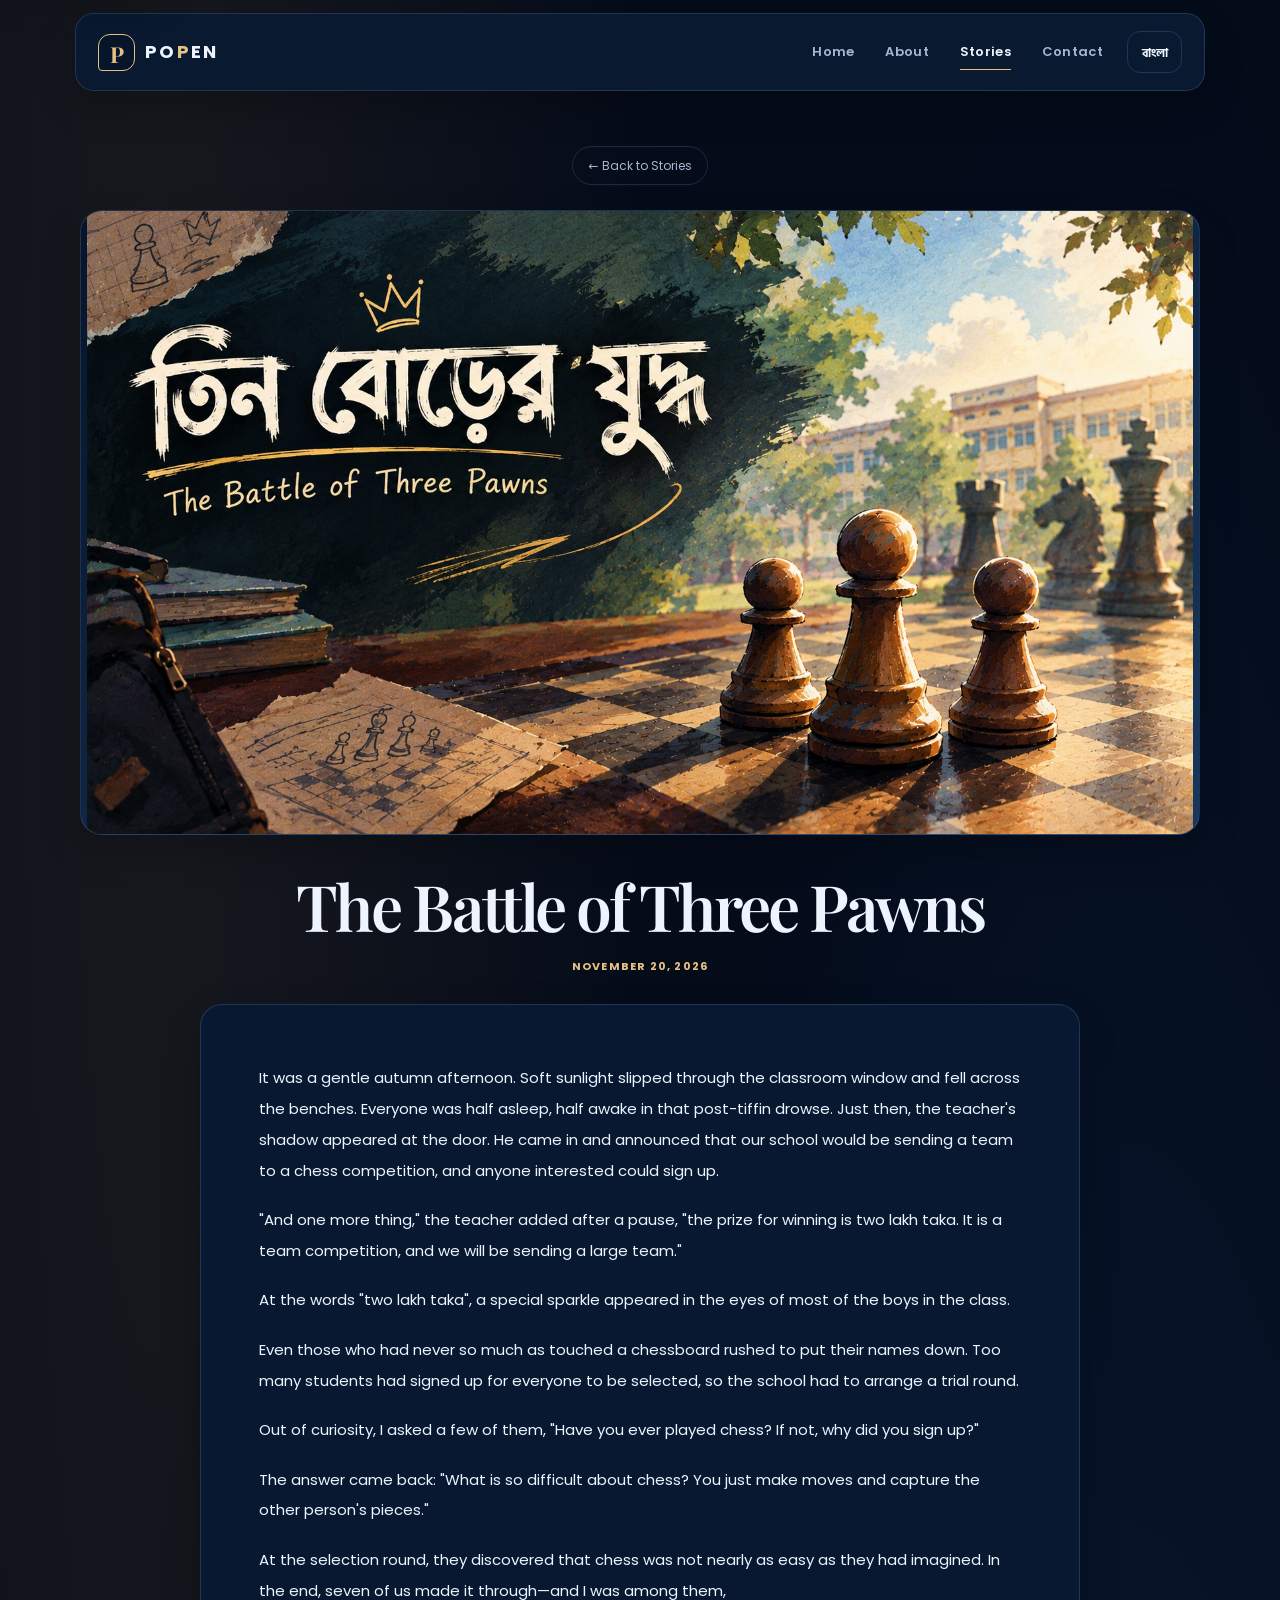
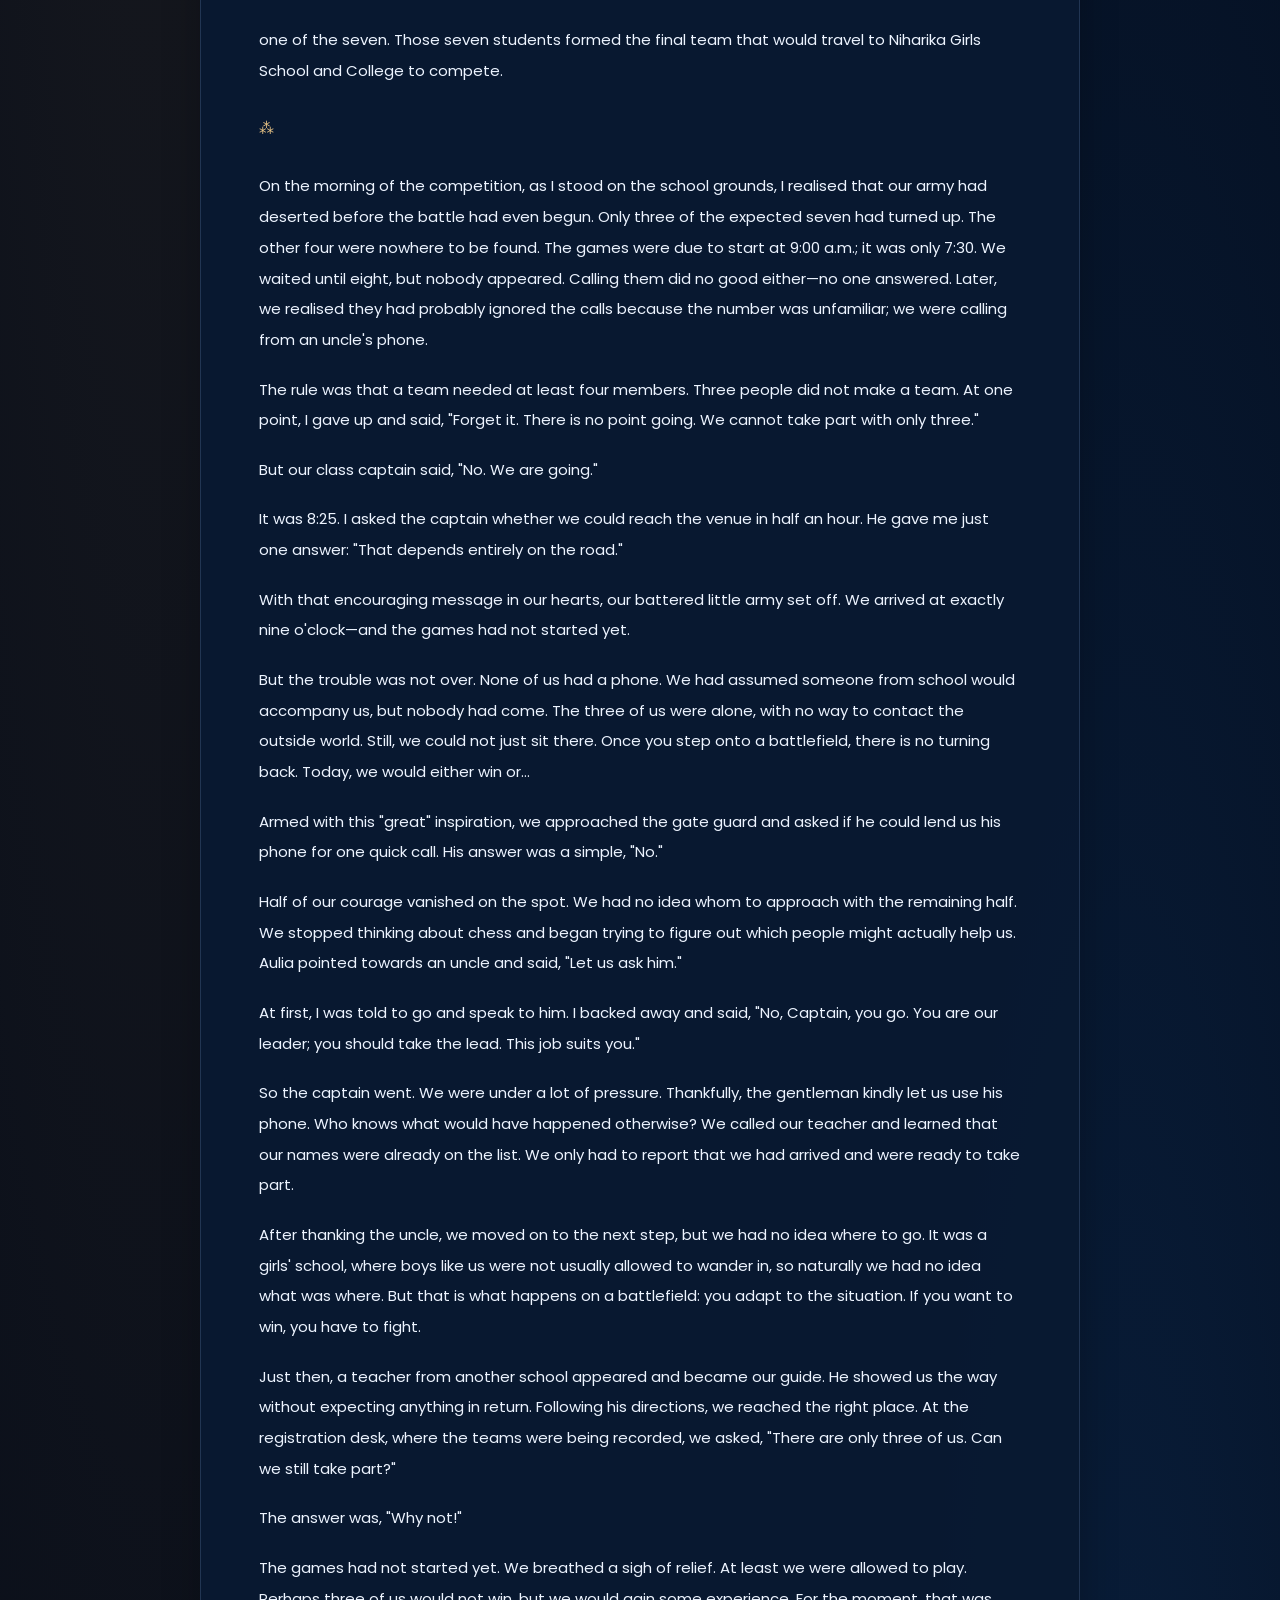
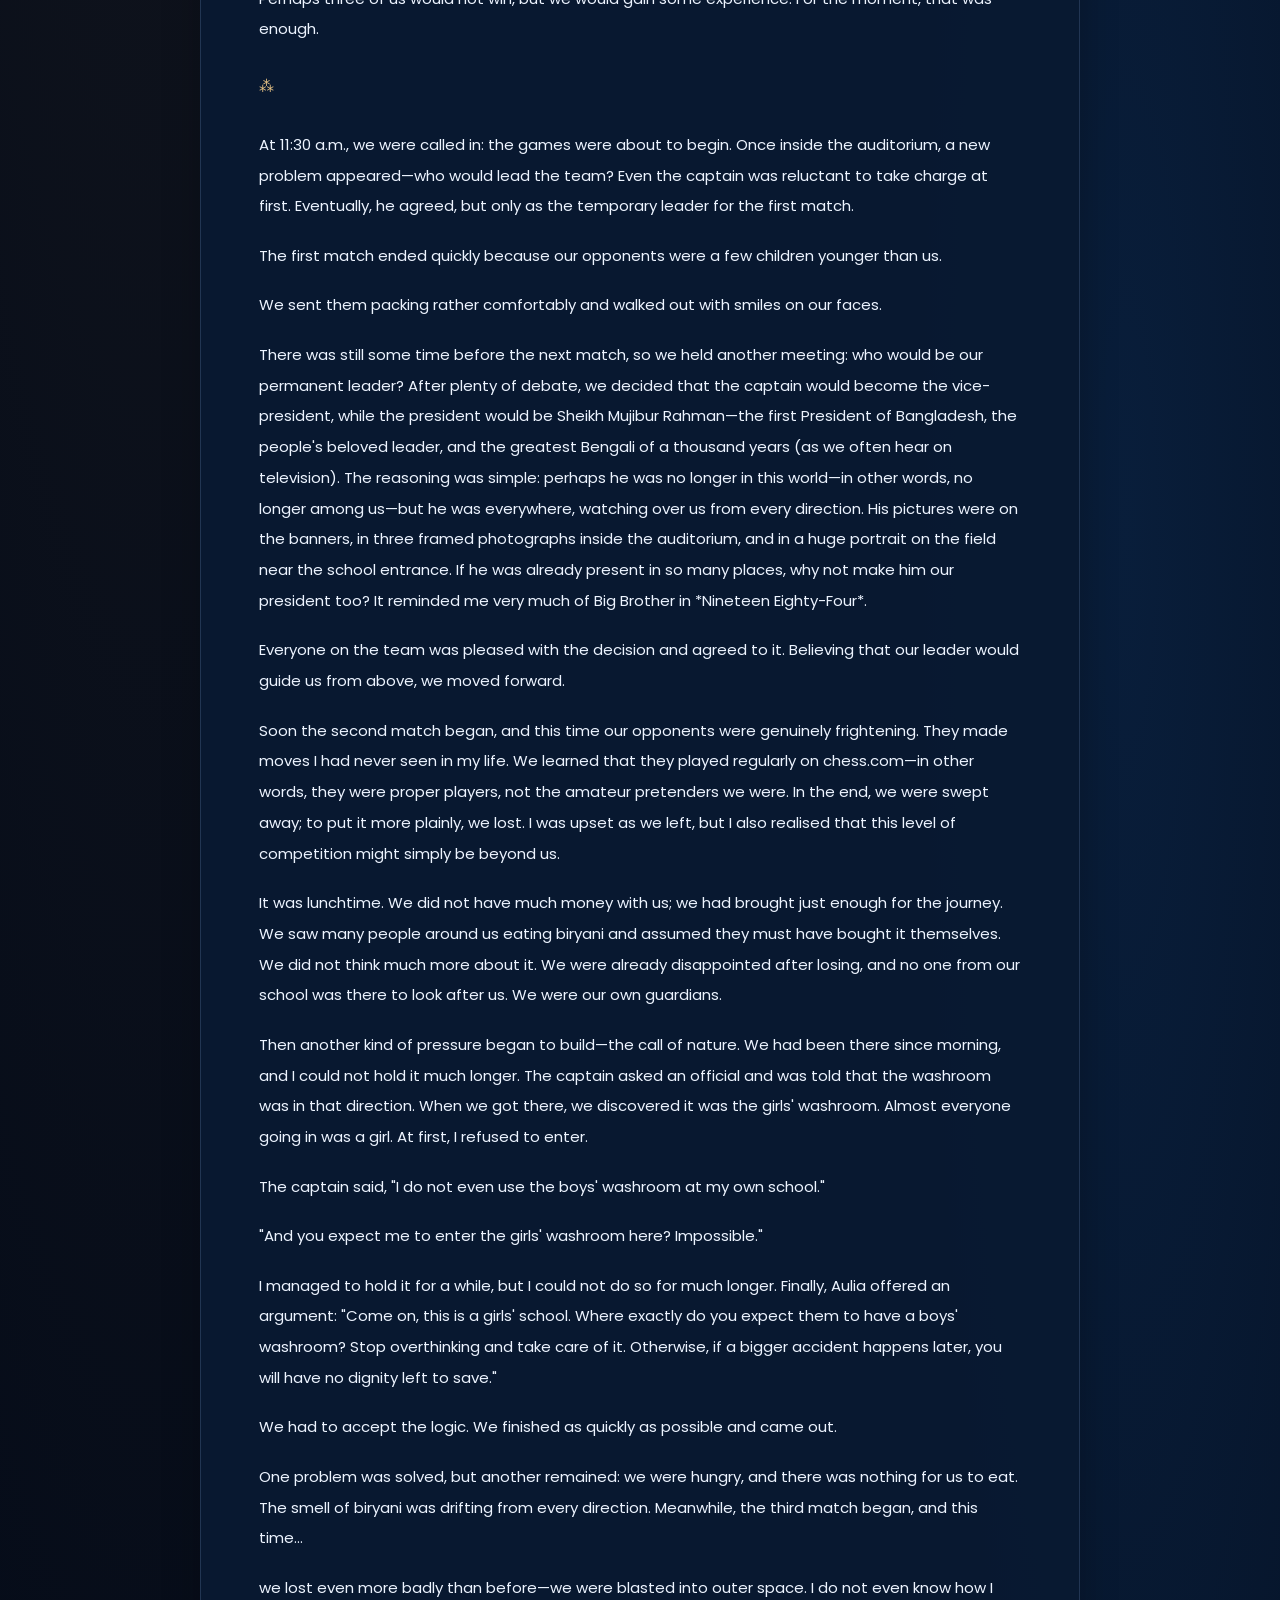
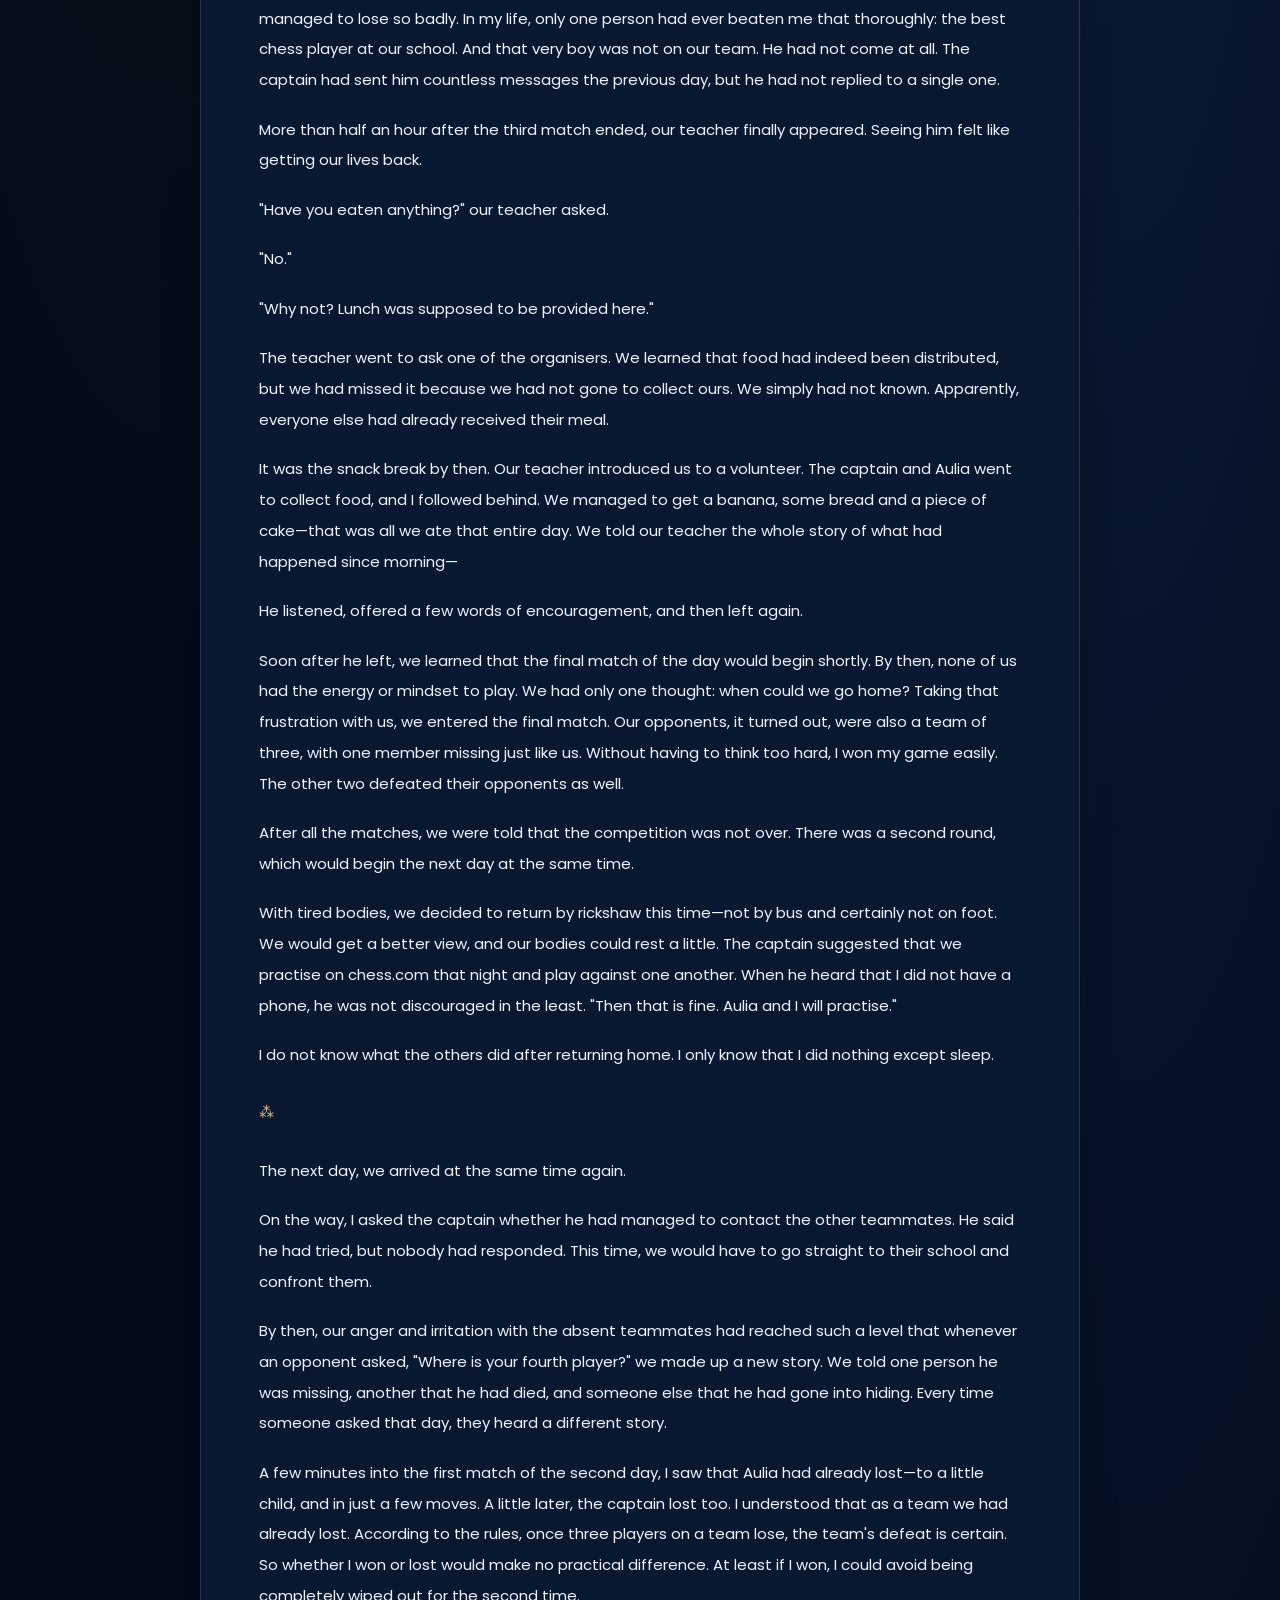
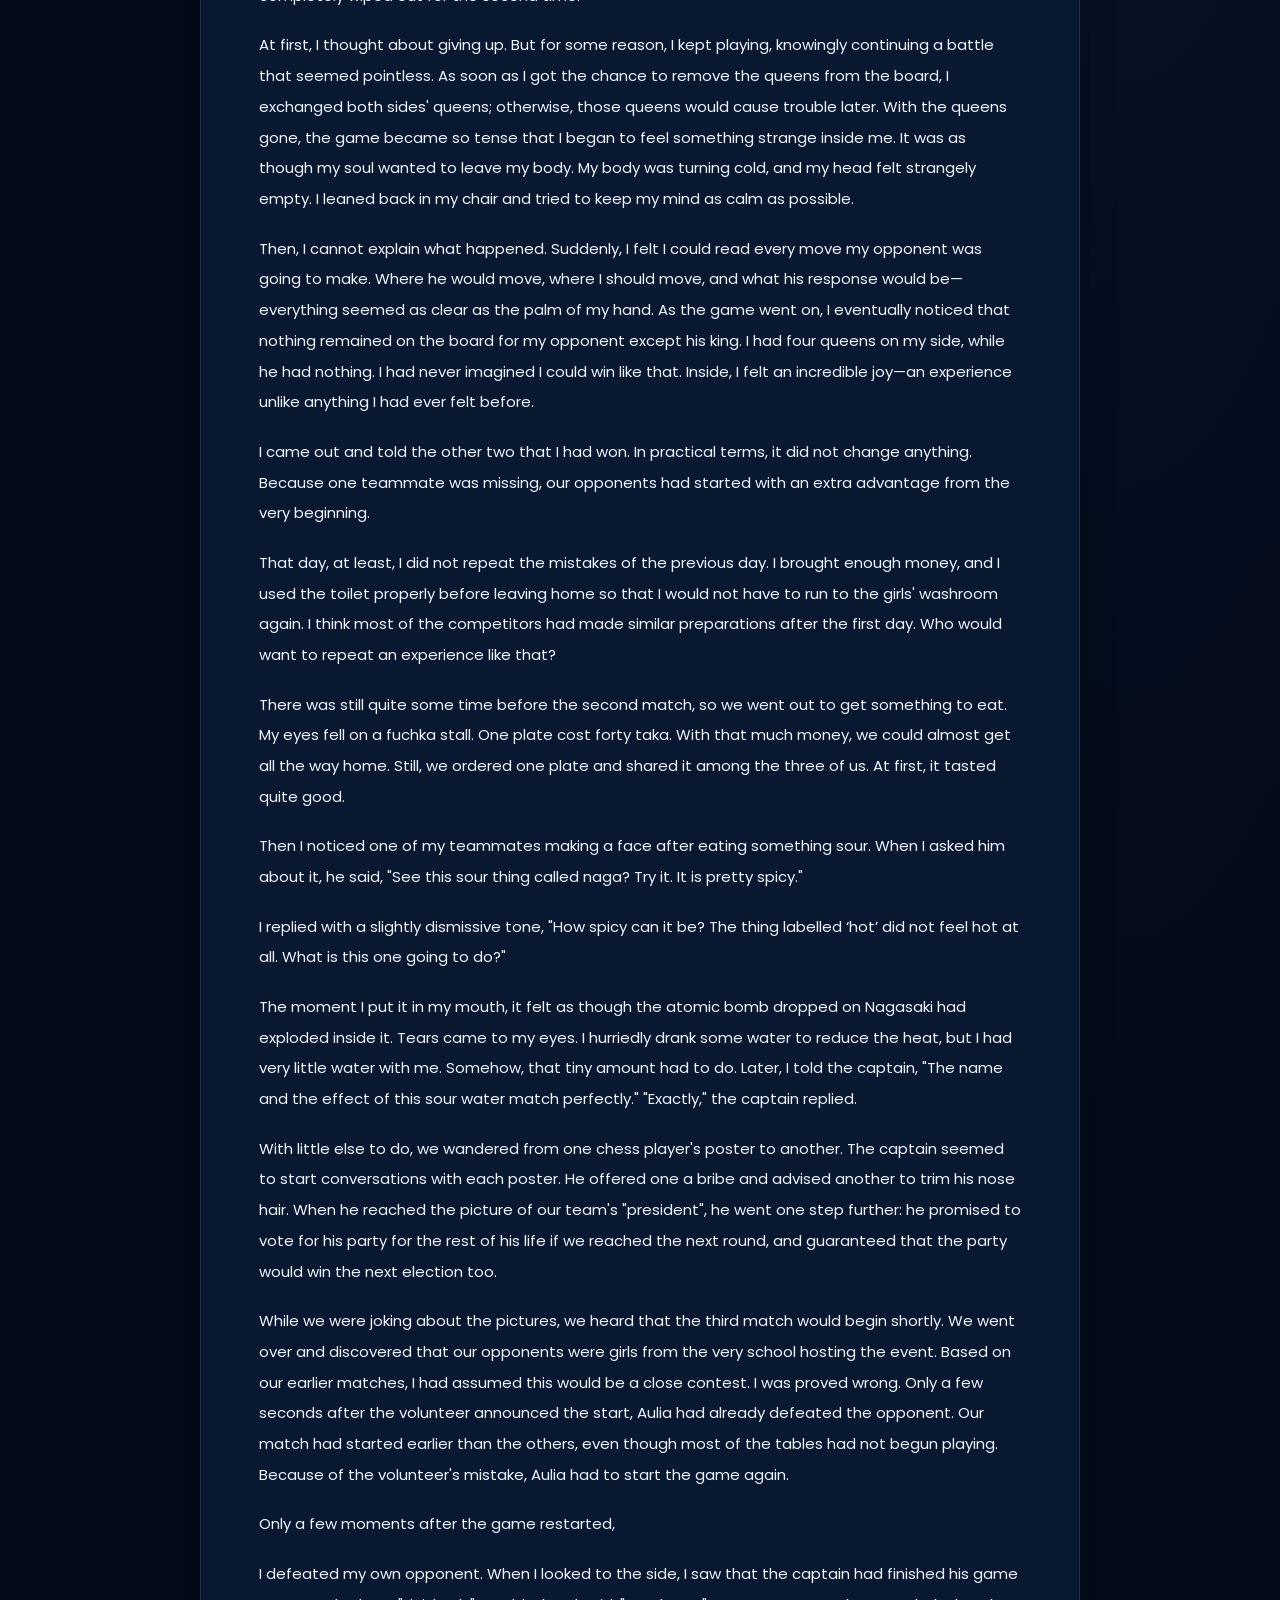
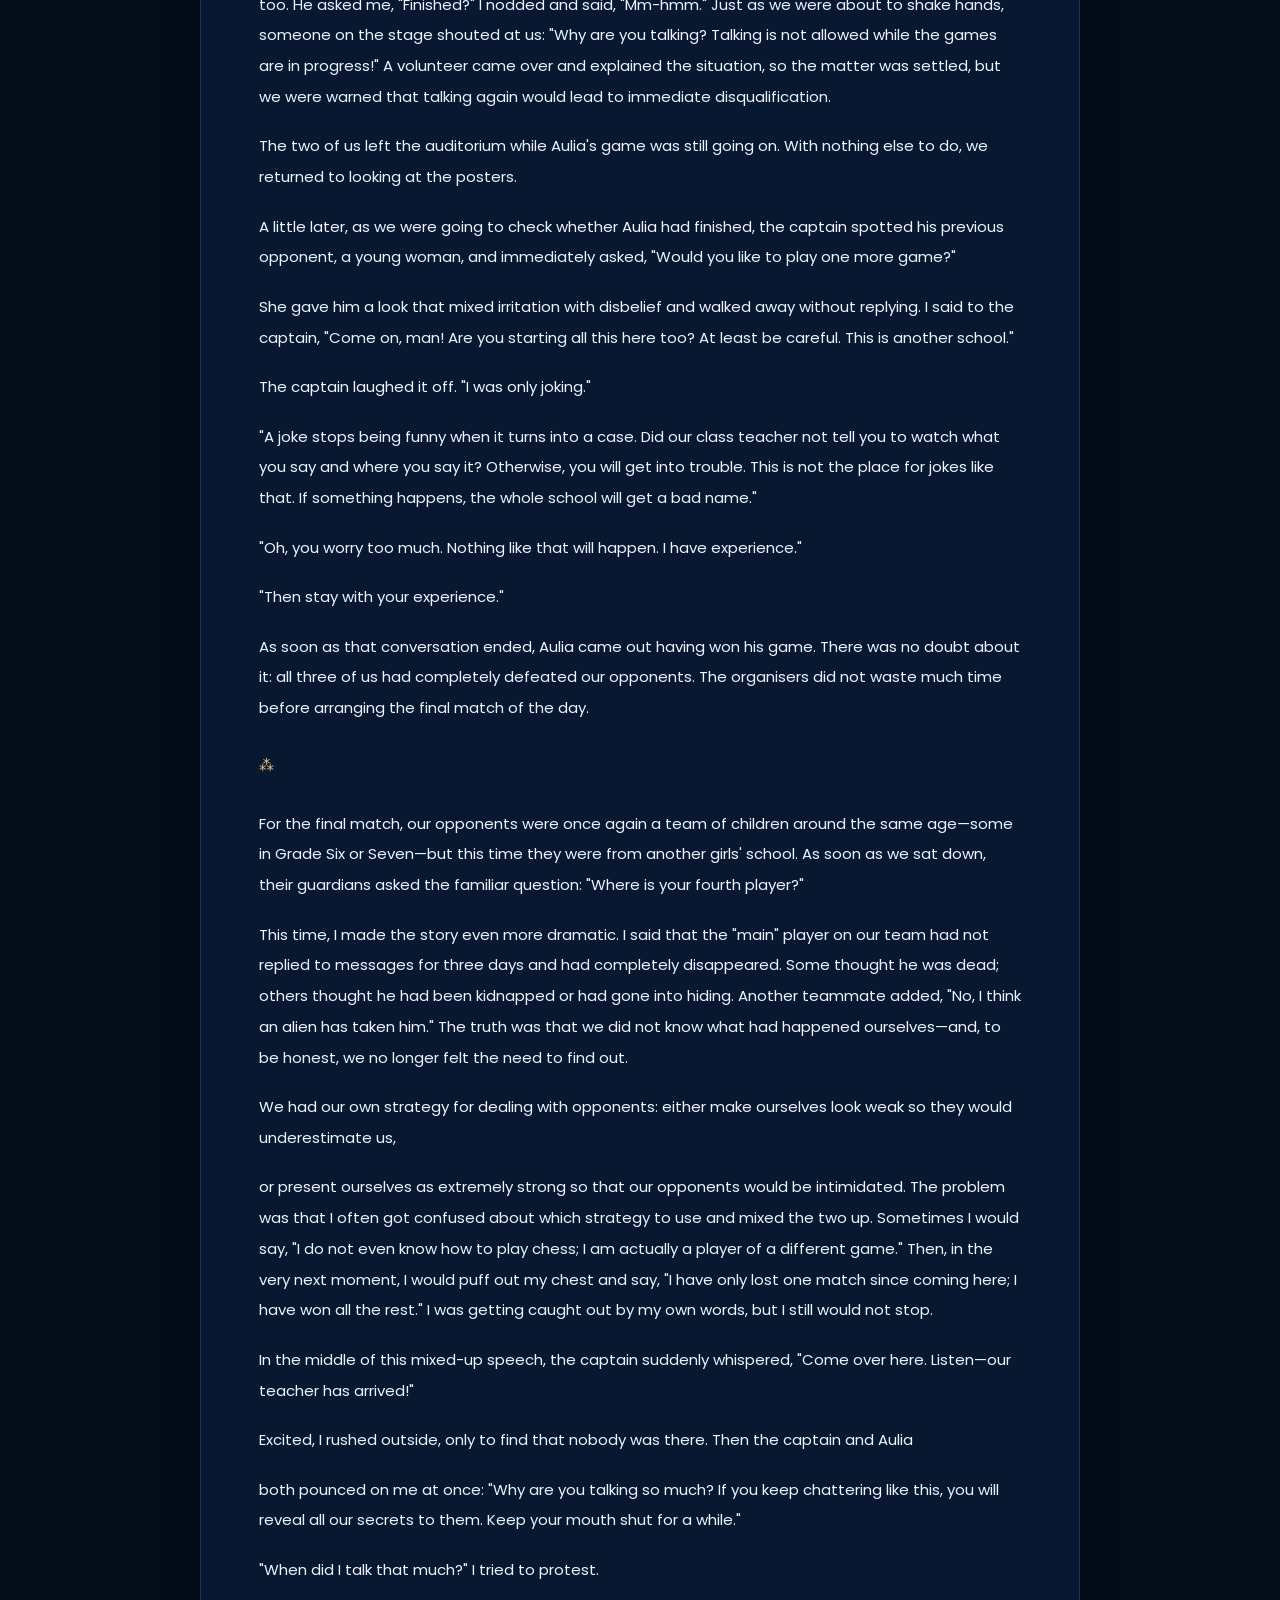
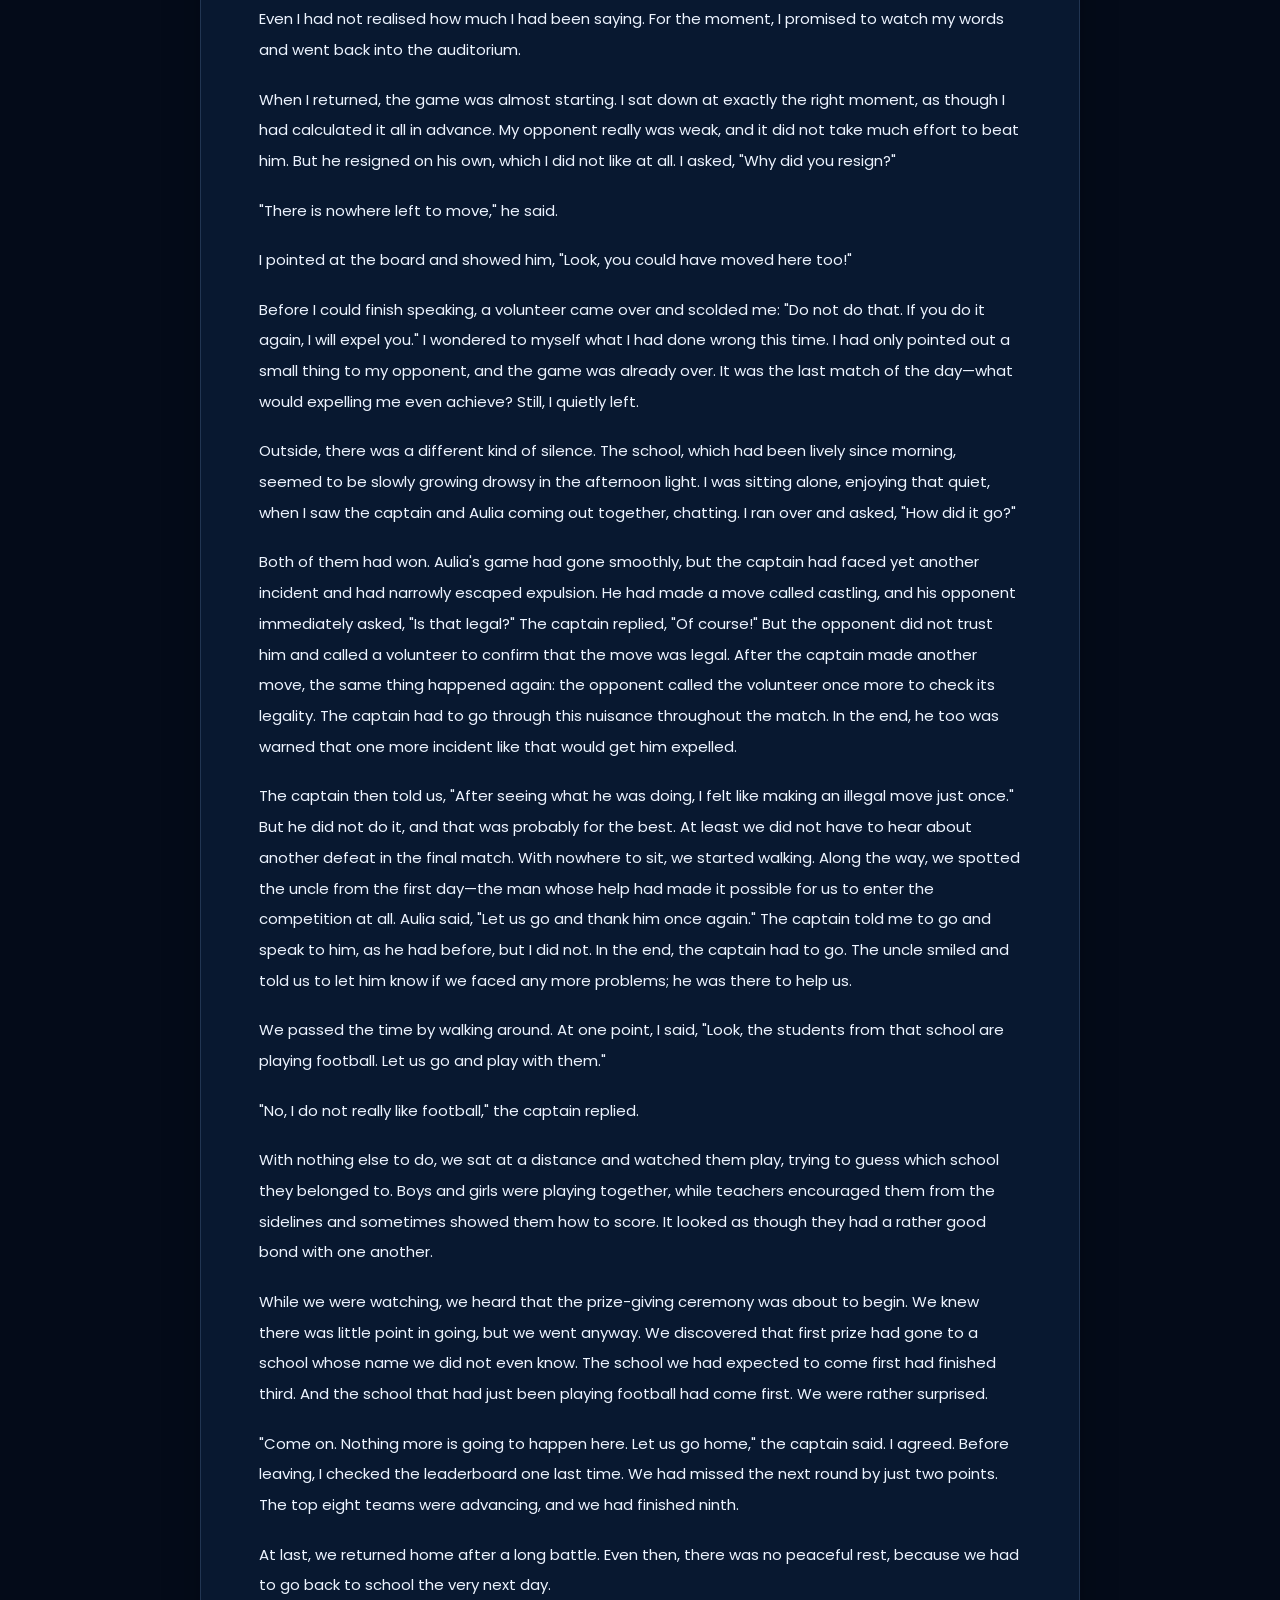
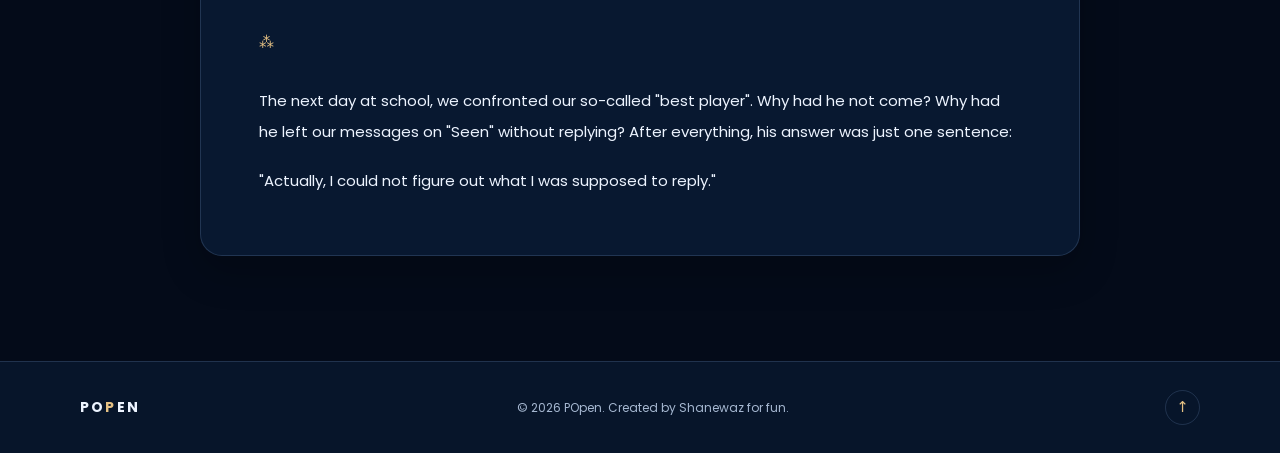
<file: story-2.html>
<!doctype html>
<html lang="en" data-theme="dark">
<head>
  <meta charset="UTF-8">
  <meta name="viewport" content="width=device-width, initial-scale=1">
  <meta name="color-scheme" content="dark">
  <meta name="theme-color" content="#040b19">
  <title data-en="The Battle of Three Pawns — POpen" data-bn="তিন বোড়ের যুদ্ধ — POpen">The Battle of Three Pawns — POpen</title>
  <meta name="description" content="Three students, one chess competition, and a two-day battle full of unexpected turns." data-en="Three students, one chess competition, and a two-day battle full of unexpected turns." data-bn="তিনজন শিক্ষার্থী, একটি দাবা প্রতিযোগিতা আর অপ্রত্যাশিত ঘটনায় ভরা দুই দিনের এক দীর্ঘ যুদ্ধ।">
  <link rel="canonical" href="https://mdshanewaz33314-tech.github.io/popen/story-2.html">
  <link rel="icon" type="image/svg+xml" href="./favicon.svg">
  <link rel="preconnect" href="https://fonts.googleapis.com">
  <link rel="preconnect" href="https://fonts.gstatic.com" crossorigin>
  <link href="https://fonts.googleapis.com/css2?family=Hind+Siliguri:wght@400;500;600;700&family=Noto+Serif+Bengali:wght@500;600;700&family=Playfair+Display:wght@500;600;700&family=Poppins:wght@400;500;600;700&display=swap" rel="preload" as="style" onload="this.onload=null;this.rel='stylesheet'">
  <noscript><link href="https://fonts.googleapis.com/css2?family=Hind+Siliguri:wght@400;500;600;700&family=Noto+Serif+Bengali:wght@500;600;700&family=Playfair+Display:wght@500;600;700&family=Poppins:wght@400;500;600;700&display=swap" rel="stylesheet"></noscript>
  <link rel="stylesheet" href="./style.css?v=4">
  <link rel="preload" as="image" href="./story-2-cover.png" fetchpriority="high">
  <script>
    (() => {
      document.documentElement.classList.add('js');
      setTimeout(() => {
        if (!document.body || !document.body.classList.contains('page-ready')) document.documentElement.classList.add('reveal-timeout');
      }, 3000);
      try {
        const language = localStorage.getItem('popen_language');
        if (language === 'bn' || language === 'en') document.documentElement.lang = language;
      } catch (_) { /* Storage is optional; the default language remains usable. */ }
    })();
  </script>
  <script src="./script.js?v=3" defer></script>
  <meta property="og:type" content="article">
  <meta property="og:site_name" content="POpen">
  <meta property="og:title" content="The Battle of Three Pawns — POpen">
  <meta property="og:description" content="Three students, one chess competition, and a two-day battle full of unexpected turns.">
  <meta property="og:url" content="https://mdshanewaz33314-tech.github.io/popen/story-2.html">
  <meta property="og:image" content="https://mdshanewaz33314-tech.github.io/popen/story-2-cover.png">
  <meta property="og:image:alt" content="তিন বোড়ের যুদ্ধ — The Battle of Three Pawns story cover">
  <meta property="article:published_time" content="2026-11-20">
  <meta name="twitter:card" content="summary_large_image">
  <meta name="twitter:title" content="The Battle of Three Pawns — POpen">
  <meta name="twitter:description" content="Three students, one chess competition, and a two-day battle full of unexpected turns.">
  <meta name="twitter:image" content="https://mdshanewaz33314-tech.github.io/popen/story-2-cover.png">
</head>
<body>
  <a class="skip-link" href="#main-content"><span class="lang-en">Skip to content</span><span class="lang-bn">মূল কনটেন্টে যান</span></a>
  <header class="site-header">
    <nav class="navbar container" aria-label="Main navigation">
      <a href="./index.html#home" class="logo" aria-label="POpen home"><span class="logo-mark" aria-hidden="true">P</span><span>PO<span class="logo-accent">P</span>EN</span></a>
      <div class="nav-links" id="nav-links">
        <a href="./index.html#home" class="nav-item"><span class="lang-en">Home</span><span class="lang-bn">হোম</span></a>
        <a href="./index.html#about" class="nav-item"><span class="lang-en">About</span><span class="lang-bn">সম্পর্কে</span></a>
        <a href="./stories.html" class="nav-item active" aria-current="page"><span class="lang-en">Stories</span><span class="lang-bn">গল্প</span></a>
        <a href="./index.html#contact" class="nav-item"><span class="lang-en">Contact</span><span class="lang-bn">যোগাযোগ</span></a>
      </div>
      <div class="nav-controls">
        <button id="lang-toggle" class="control-btn language-btn" type="button" aria-label="বাংলা — Switch to Bengali" title="বাংলা"><span class="lang-en">বাংলা</span><span class="lang-bn">EN</span></button>
        <button id="menu-toggle" class="hamburger" type="button" aria-controls="nav-links" aria-expanded="false" aria-label="Open menu"><span></span><span></span><span></span></button>
      </div>
    </nav>
  </header>
  <div class="mobile-overlay" id="mobile-overlay" aria-hidden="true" hidden></div>

  <main id="main-content" class="story-page" tabindex="-1">
    <div class="container">
      <div class="story-back-wrap enter">
        <a href="./stories.html" class="back-link"><span class="lang-en">← Back to Stories</span><span class="lang-bn">← গল্পে ফিরে যান</span></a>
      </div>
      <div class="story-hero-media enter">
        <img src="./story-2-cover.png" alt="তিন বোড়ের যুদ্ধ — The Battle of Three Pawns story cover" data-alt-en="The Battle of Three Pawns — story cover" data-alt-bn="তিন বোড়ের যুদ্ধ — গল্পের প্রচ্ছদ" class="story-hero-img" width="1536" height="857" fetchpriority="high" loading="eager" decoding="async" data-cover-fallback>
      </div>
      <header class="story-header enter">
        <h1 class="lang-en">The Battle of Three Pawns</h1>
        <h1 class="lang-bn">তিন বোড়ের যুদ্ধ</h1>
        <p class="story-date"><time datetime="2026-11-20"><span class="lang-en">November 20, 2026</span><span class="lang-bn">২০ নভেম্বর, ২০২৬</span></time></p>
      </header>
      <article class="story-content glass-card">
        <div class="lang-en" lang="en">
          <p>It was a gentle autumn afternoon. Soft sunlight slipped through the classroom window and fell across the benches. Everyone was half asleep, half awake in that post-tiffin drowse. Just then, the teacher's shadow appeared at the door. He came in and announced that our school would be sending a team to a chess competition, and anyone interested could sign up.</p>
          <p>"And one more thing," the teacher added after a pause, "the prize for winning is two lakh taka. It is a team competition, and we will be sending a large team."</p>
          <p>At the words "two lakh taka", a special sparkle appeared in the eyes of most of the boys in the class.</p>
          <p>Even those who had never so much as touched a chessboard rushed to put their names down. Too many students had signed up for everyone to be selected, so the school had to arrange a trial round.</p>
          <p>Out of curiosity, I asked a few of them, "Have you ever played chess? If not, why did you sign up?"</p>
          <p>The answer came back: "What is so difficult about chess? You just make moves and capture the other person's pieces."</p>
          <p>At the selection round, they discovered that chess was not nearly as easy as they had imagined. In the end, seven of us made it through—and I was among them,</p>
          <p>one of the seven. Those seven students formed the final team that would travel to Niharika Girls School and College to compete.</p>
          <p class="story-divider" aria-hidden="true">⁂</p>
          <p>On the morning of the competition, as I stood on the school grounds, I realised that our army had deserted before the battle had even begun. Only three of the expected seven had turned up. The other four were nowhere to be found. The games were due to start at 9:00 a.m.; it was only 7:30. We waited until eight, but nobody appeared. Calling them did no good either—no one answered. Later, we realised they had probably ignored the calls because the number was unfamiliar; we were calling from an uncle's phone.</p>
          <p>The rule was that a team needed at least four members. Three people did not make a team. At one point, I gave up and said, "Forget it. There is no point going. We cannot take part with only three."</p>
          <p>But our class captain said, "No. We are going."</p>
          <p>It was 8:25. I asked the captain whether we could reach the venue in half an hour. He gave me just one answer: "That depends entirely on the road."</p>
          <p>With that encouraging message in our hearts, our battered little army set off. We arrived at exactly nine o'clock—and the games had not started yet.</p>
          <p>But the trouble was not over. None of us had a phone. We had assumed someone from school would accompany us, but nobody had come. The three of us were alone, with no way to contact the outside world. Still, we could not just sit there. Once you step onto a battlefield, there is no turning back. Today, we would either win or…</p>
          <p>Armed with this "great" inspiration, we approached the gate guard and asked if he could lend us his phone for one quick call. His answer was a simple, "No."</p>
          <p>Half of our courage vanished on the spot. We had no idea whom to approach with the remaining half. We stopped thinking about chess and began trying to figure out which people might actually help us. Aulia pointed towards an uncle and said, "Let us ask him."</p>
          <p>At first, I was told to go and speak to him. I backed away and said, "No, Captain, you go. You are our leader; you should take the lead. This job suits you."</p>
          <p>So the captain went. We were under a lot of pressure. Thankfully, the gentleman kindly let us use his phone. Who knows what would have happened otherwise? We called our teacher and learned that our names were already on the list. We only had to report that we had arrived and were ready to take part.</p>
          <p>After thanking the uncle, we moved on to the next step, but we had no idea where to go. It was a girls' school, where boys like us were not usually allowed to wander in, so naturally we had no idea what was where. But that is what happens on a battlefield: you adapt to the situation. If you want to win, you have to fight.</p>
          <p>Just then, a teacher from another school appeared and became our guide. He showed us the way without expecting anything in return. Following his directions, we reached the right place. At the registration desk, where the teams were being recorded, we asked, "There are only three of us. Can we still take part?"</p>
          <p>The answer was, "Why not!"</p>
          <p>The games had not started yet. We breathed a sigh of relief. At least we were allowed to play. Perhaps three of us would not win, but we would gain some experience. For the moment, that was enough.</p>
          <p class="story-divider" aria-hidden="true">⁂</p>
          <p>At 11:30 a.m., we were called in: the games were about to begin. Once inside the auditorium, a new problem appeared—who would lead the team? Even the captain was reluctant to take charge at first. Eventually, he agreed, but only as the temporary leader for the first match.</p>
          <p>The first match ended quickly because our opponents were a few children younger than us.</p>
          <p>We sent them packing rather comfortably and walked out with smiles on our faces.</p>
          <p>There was still some time before the next match, so we held another meeting: who would be our permanent leader? After plenty of debate, we decided that the captain would become the vice-president, while the president would be Sheikh Mujibur Rahman—the first President of Bangladesh, the people's beloved leader, and the greatest Bengali of a thousand years (as we often hear on television). The reasoning was simple: perhaps he was no longer in this world—in other words, no longer among us—but he was everywhere, watching over us from every direction. His pictures were on the banners, in three framed photographs inside the auditorium, and in a huge portrait on the field near the school entrance. If he was already present in so many places, why not make him our president too? It reminded me very much of Big Brother in *Nineteen Eighty-Four*.</p>
          <p>Everyone on the team was pleased with the decision and agreed to it. Believing that our leader would guide us from above, we moved forward.</p>
          <p>Soon the second match began, and this time our opponents were genuinely frightening. They made moves I had never seen in my life. We learned that they played regularly on chess.com—in other words, they were proper players, not the amateur pretenders we were. In the end, we were swept away; to put it more plainly, we lost. I was upset as we left, but I also realised that this level of competition might simply be beyond us.</p>
          <p>It was lunchtime. We did not have much money with us; we had brought just enough for the journey. We saw many people around us eating biryani and assumed they must have bought it themselves. We did not think much more about it. We were already disappointed after losing, and no one from our school was there to look after us. We were our own guardians.</p>
          <p>Then another kind of pressure began to build—the call of nature. We had been there since morning, and I could not hold it much longer. The captain asked an official and was told that the washroom was in that direction. When we got there, we discovered it was the girls' washroom. Almost everyone going in was a girl. At first, I refused to enter.</p>
          <p>The captain said, "I do not even use the boys' washroom at my own school."</p>
          <p>"And you expect me to enter the girls' washroom here? Impossible."</p>
          <p>I managed to hold it for a while, but I could not do so for much longer. Finally, Aulia offered an argument: "Come on, this is a girls' school. Where exactly do you expect them to have a boys' washroom? Stop overthinking and take care of it. Otherwise, if a bigger accident happens later, you will have no dignity left to save."</p>
          <p>We had to accept the logic. We finished as quickly as possible and came out.</p>
          <p>One problem was solved, but another remained: we were hungry, and there was nothing for us to eat. The smell of biryani was drifting from every direction. Meanwhile, the third match began, and this time…</p>
          <p>we lost even more badly than before—we were blasted into outer space. I do not even know how I managed to lose so badly. In my life, only one person had ever beaten me that thoroughly: the best chess player at our school. And that very boy was not on our team. He had not come at all. The captain had sent him countless messages the previous day, but he had not replied to a single one.</p>
          <p>More than half an hour after the third match ended, our teacher finally appeared. Seeing him felt like getting our lives back.</p>
          <p>"Have you eaten anything?" our teacher asked.</p>
          <p>"No."</p>
          <p>"Why not? Lunch was supposed to be provided here."</p>
          <p>The teacher went to ask one of the organisers. We learned that food had indeed been distributed, but we had missed it because we had not gone to collect ours. We simply had not known. Apparently, everyone else had already received their meal.</p>
          <p>It was the snack break by then. Our teacher introduced us to a volunteer. The captain and Aulia went to collect food, and I followed behind. We managed to get a banana, some bread and a piece of cake—that was all we ate that entire day. We told our teacher the whole story of what had happened since morning—</p>
          <p>He listened, offered a few words of encouragement, and then left again.</p>
          <p>Soon after he left, we learned that the final match of the day would begin shortly. By then, none of us had the energy or mindset to play. We had only one thought: when could we go home? Taking that frustration with us, we entered the final match. Our opponents, it turned out, were also a team of three, with one member missing just like us. Without having to think too hard, I won my game easily. The other two defeated their opponents as well.</p>
          <p>After all the matches, we were told that the competition was not over. There was a second round, which would begin the next day at the same time.</p>
          <p>With tired bodies, we decided to return by rickshaw this time—not by bus and certainly not on foot. We would get a better view, and our bodies could rest a little. The captain suggested that we practise on chess.com that night and play against one another. When he heard that I did not have a phone, he was not discouraged in the least. "Then that is fine. Aulia and I will practise."</p>
          <p>I do not know what the others did after returning home. I only know that I did nothing except sleep.</p>
          <p class="story-divider" aria-hidden="true">⁂</p>
          <p>The next day, we arrived at the same time again.</p>
          <p>On the way, I asked the captain whether he had managed to contact the other teammates. He said he had tried, but nobody had responded. This time, we would have to go straight to their school and confront them.</p>
          <p>By then, our anger and irritation with the absent teammates had reached such a level that whenever an opponent asked, "Where is your fourth player?" we made up a new story. We told one person he was missing, another that he had died, and someone else that he had gone into hiding. Every time someone asked that day, they heard a different story.</p>
          <p>A few minutes into the first match of the second day, I saw that Aulia had already lost—to a little child, and in just a few moves. A little later, the captain lost too. I understood that as a team we had already lost. According to the rules, once three players on a team lose, the team's defeat is certain. So whether I won or lost would make no practical difference. At least if I won, I could avoid being completely wiped out for the second time.</p>
          <p>At first, I thought about giving up. But for some reason, I kept playing, knowingly continuing a battle that seemed pointless. As soon as I got the chance to remove the queens from the board, I exchanged both sides' queens; otherwise, those queens would cause trouble later. With the queens gone, the game became so tense that I began to feel something strange inside me. It was as though my soul wanted to leave my body. My body was turning cold, and my head felt strangely empty. I leaned back in my chair and tried to keep my mind as calm as possible.</p>
          <p>Then, I cannot explain what happened. Suddenly, I felt I could read every move my opponent was going to make. Where he would move, where I should move, and what his response would be—everything seemed as clear as the palm of my hand. As the game went on, I eventually noticed that nothing remained on the board for my opponent except his king. I had four queens on my side, while he had nothing. I had never imagined I could win like that. Inside, I felt an incredible joy—an experience unlike anything I had ever felt before.</p>
          <p>I came out and told the other two that I had won. In practical terms, it did not change anything. Because one teammate was missing, our opponents had started with an extra advantage from the very beginning.</p>
          <p>That day, at least, I did not repeat the mistakes of the previous day. I brought enough money, and I used the toilet properly before leaving home so that I would not have to run to the girls' washroom again. I think most of the competitors had made similar preparations after the first day. Who would want to repeat an experience like that?</p>
          <p>There was still quite some time before the second match, so we went out to get something to eat. My eyes fell on a fuchka stall. One plate cost forty taka. With that much money, we could almost get all the way home. Still, we ordered one plate and shared it among the three of us. At first, it tasted quite good.</p>
          <p>Then I noticed one of my teammates making a face after eating something sour. When I asked him about it, he said, "See this sour thing called naga? Try it. It is pretty spicy."</p>
          <p>I replied with a slightly dismissive tone, "How spicy can it be? The thing labelled ‘hot’ did not feel hot at all. What is this one going to do?"</p>
          <p>The moment I put it in my mouth, it felt as though the atomic bomb dropped on Nagasaki had exploded inside it. Tears came to my eyes. I hurriedly drank some water to reduce the heat, but I had very little water with me. Somehow, that tiny amount had to do. Later, I told the captain, "The name and the effect of this sour water match perfectly." "Exactly," the captain replied.</p>
          <p>With little else to do, we wandered from one chess player's poster to another. The captain seemed to start conversations with each poster. He offered one a bribe and advised another to trim his nose hair. When he reached the picture of our team's "president", he went one step further: he promised to vote for his party for the rest of his life if we reached the next round, and guaranteed that the party would win the next election too.</p>
          <p>While we were joking about the pictures, we heard that the third match would begin shortly. We went over and discovered that our opponents were girls from the very school hosting the event. Based on our earlier matches, I had assumed this would be a close contest. I was proved wrong. Only a few seconds after the volunteer announced the start, Aulia had already defeated the opponent. Our match had started earlier than the others, even though most of the tables had not begun playing. Because of the volunteer's mistake, Aulia had to start the game again.</p>
          <p>Only a few moments after the game restarted,</p>
          <p>I defeated my own opponent. When I looked to the side, I saw that the captain had finished his game too. He asked me, "Finished?" I nodded and said, "Mm-hmm." Just as we were about to shake hands, someone on the stage shouted at us: "Why are you talking? Talking is not allowed while the games are in progress!" A volunteer came over and explained the situation, so the matter was settled, but we were warned that talking again would lead to immediate disqualification.</p>
          <p>The two of us left the auditorium while Aulia's game was still going on. With nothing else to do, we returned to looking at the posters.</p>
          <p>A little later, as we were going to check whether Aulia had finished, the captain spotted his previous opponent, a young woman, and immediately asked, "Would you like to play one more game?"</p>
          <p>She gave him a look that mixed irritation with disbelief and walked away without replying. I said to the captain, "Come on, man! Are you starting all this here too? At least be careful. This is another school."</p>
          <p>The captain laughed it off. "I was only joking."</p>
          <p>"A joke stops being funny when it turns into a case. Did our class teacher not tell you to watch what you say and where you say it? Otherwise, you will get into trouble. This is not the place for jokes like that. If something happens, the whole school will get a bad name."</p>
          <p>"Oh, you worry too much. Nothing like that will happen. I have experience."</p>
          <p>"Then stay with your experience."</p>
          <p>As soon as that conversation ended, Aulia came out having won his game. There was no doubt about it: all three of us had completely defeated our opponents. The organisers did not waste much time before arranging the final match of the day.</p>
          <p class="story-divider" aria-hidden="true">⁂</p>
          <p>For the final match, our opponents were once again a team of children around the same age—some in Grade Six or Seven—but this time they were from another girls' school. As soon as we sat down, their guardians asked the familiar question: "Where is your fourth player?"</p>
          <p>This time, I made the story even more dramatic. I said that the "main" player on our team had not replied to messages for three days and had completely disappeared. Some thought he was dead; others thought he had been kidnapped or had gone into hiding. Another teammate added, "No, I think an alien has taken him." The truth was that we did not know what had happened ourselves—and, to be honest, we no longer felt the need to find out.</p>
          <p>We had our own strategy for dealing with opponents: either make ourselves look weak so they would underestimate us,</p>
          <p>or present ourselves as extremely strong so that our opponents would be intimidated. The problem was that I often got confused about which strategy to use and mixed the two up. Sometimes I would say, "I do not even know how to play chess; I am actually a player of a different game." Then, in the very next moment, I would puff out my chest and say, "I have only lost one match since coming here; I have won all the rest." I was getting caught out by my own words, but I still would not stop.</p>
          <p>In the middle of this mixed-up speech, the captain suddenly whispered, "Come over here. Listen—our teacher has arrived!"</p>
          <p>Excited, I rushed outside, only to find that nobody was there. Then the captain and Aulia</p>
          <p>both pounced on me at once: "Why are you talking so much? If you keep chattering like this, you will reveal all our secrets to them. Keep your mouth shut for a while."</p>
          <p>"When did I talk that much?" I tried to protest.</p>
          <p>Even I had not realised how much I had been saying. For the moment, I promised to watch my words and went back into the auditorium.</p>
          <p>When I returned, the game was almost starting. I sat down at exactly the right moment, as though I had calculated it all in advance. My opponent really was weak, and it did not take much effort to beat him. But he resigned on his own, which I did not like at all. I asked, "Why did you resign?"</p>
          <p>"There is nowhere left to move," he said.</p>
          <p>I pointed at the board and showed him, "Look, you could have moved here too!"</p>
          <p>Before I could finish speaking, a volunteer came over and scolded me: "Do not do that. If you do it again, I will expel you." I wondered to myself what I had done wrong this time. I had only pointed out a small thing to my opponent, and the game was already over. It was the last match of the day—what would expelling me even achieve? Still, I quietly left.</p>
          <p>Outside, there was a different kind of silence. The school, which had been lively since morning, seemed to be slowly growing drowsy in the afternoon light. I was sitting alone, enjoying that quiet, when I saw the captain and Aulia coming out together, chatting. I ran over and asked, "How did it go?"</p>
          <p>Both of them had won. Aulia's game had gone smoothly, but the captain had faced yet another incident and had narrowly escaped expulsion. He had made a move called castling, and his opponent immediately asked, "Is that legal?" The captain replied, "Of course!" But the opponent did not trust him and called a volunteer to confirm that the move was legal. After the captain made another move, the same thing happened again: the opponent called the volunteer once more to check its legality. The captain had to go through this nuisance throughout the match. In the end, he too was warned that one more incident like that would get him expelled.</p>
          <p>The captain then told us, "After seeing what he was doing, I felt like making an illegal move just once." But he did not do it, and that was probably for the best. At least we did not have to hear about another defeat in the final match. With nowhere to sit, we started walking. Along the way, we spotted the uncle from the first day—the man whose help had made it possible for us to enter the competition at all. Aulia said, "Let us go and thank him once again." The captain told me to go and speak to him, as he had before, but I did not. In the end, the captain had to go. The uncle smiled and told us to let him know if we faced any more problems; he was there to help us.</p>
          <p>We passed the time by walking around. At one point, I said, "Look, the students from that school are playing football. Let us go and play with them."</p>
          <p>"No, I do not really like football," the captain replied.</p>
          <p>With nothing else to do, we sat at a distance and watched them play, trying to guess which school they belonged to. Boys and girls were playing together, while teachers encouraged them from the sidelines and sometimes showed them how to score. It looked as though they had a rather good bond with one another.</p>
          <p>While we were watching, we heard that the prize-giving ceremony was about to begin. We knew there was little point in going, but we went anyway. We discovered that first prize had gone to a school whose name we did not even know. The school we had expected to come first had finished third. And the school that had just been playing football had come first. We were rather surprised.</p>
          <p>"Come on. Nothing more is going to happen here. Let us go home," the captain said. I agreed. Before leaving, I checked the leaderboard one last time. We had missed the next round by just two points. The top eight teams were advancing, and we had finished ninth.</p>
          <p>At last, we returned home after a long battle. Even then, there was no peaceful rest, because we had to go back to school the very next day.</p>
          <p class="story-divider" aria-hidden="true">⁂</p>
          <p>The next day at school, we confronted our so-called "best player". Why had he not come? Why had he left our messages on "Seen" without replying? After everything, his answer was just one sentence:</p>
          <p>"Actually, I could not figure out what I was supposed to reply."</p>
        </div>
        <div class="lang-bn" lang="bn">
          <p>শরতের এক নরম দুপুর। ক্লাসের জানালা দিয়ে হালকা রোদ এসে পড়েছে বেঞ্চের ওপর, সবাই তখন টিফিনের ঝিমুনিতে আধা-ঘুম আধা-জাগা। ঠিক তখনই দরজায় স্যারের ছায়া পড়ল। ক্লাসে ঢুকেই তিনি ঘোষণা দিলেন—আমাদের স্কুল থেকে একটা দাবা প্রতিযোগিতায় দল পাঠানো হবে, যার যার ইচ্ছা সে নাম দিতে পারে।</p>
          <p>"আর হ্যাঁ," স্যার একটু থেমে যোগ করলেন, "জিতলে পুরস্কার দুই লক্ষ টাকা। দলগত প্রতিযোগিতা, একটা বড় দল পাঠানো হবে।"</p>
          <p>ব্যস, "দুই লক্ষ টাকা" শব্দ দুটো কানে যেতেই ক্লাসের অধিকাংশ ছেলের চোখে একটা আলাদা চকচকে ভাব ফুটে উঠল।</p>
          <p>যারা জীবনে কোনোদিন দাবার বোর্ড ছুঁয়েও দেখেনি, তারাও নাম লেখাতে ছুটল। এত মানুষ নাম দিলে তো আর সবাইকে পাঠানো যায় না, তাই স্কুলেই একটা বাছাই পর্বের আয়োজন করতে হলো।</p>
          <p>আমি কৌতূহলবশত কয়েকজনকে জিজ্ঞেস করেছিলাম, "তুমি কোনো দিন দাবা খেলেছ? না খেলে থাকলে নাম দিলে কেন?"</p>
          <p>উত্তর এল, "আরে দাবা আবার কী কঠিন জিনিস? খালি চাল দিব, অন্যের গুটি খাব।"</p>
          <p>বাছাই পর্বে গিয়ে তারা বুঝল, দাবা মোটেও অত সহজ বিষয় না। শেষমেশ সাতজন টিকে গেলাম—আমিও তার মধ্যে</p>
          <p>একজন। এই সাতজনকে নিয়েই গড়া হলো চূড়ান্ত দল, যারা নিহারিকা গার্লস স্কুল অ্যান্ড কলেজে গিয়ে প্রতিযোগিতায় নামবে।</p>
          <p class="story-divider" aria-hidden="true">⁂</p>
          <p>প্রতিযোগিতার দিন সকালবেলা মাঠে দাঁড়িয়ে বুঝলাম, যুদ্ধ শুরুর আগেই আমাদের সৈন্যদল কেটে পড়েছে। সাতজনের জায়গায় হাজির মাত্র তিনজন। বাকি চারজনের কোনো খোঁজ নেই। খেলা শুরুর কথা ৯টায়, তখন ঘড়িতে সাড়ে সাতটা। আমরা আটটা পর্যন্ত অপেক্ষা করলাম, কারো দেখা নেই। ফোন করেও লাভ হলো না—কেউ ধরল না। পরে বুঝেছিলাম, অচেনা নম্বর (এক আঙ্কেলের ফোন থেকে করা) দেখে তারা রিসিভই করেনি।</p>
          <p>নিয়ম হলো, দলে অন্তত চারজন লাগবেই। তিনজন নিয়ে দল হয় না। একপর্যায়ে আমি হাল ছেড়ে বললাম, "থাক, যাওয়ার দরকার নেই। তিনজন দিয়ে তো আর অংশ নেওয়া যাবে না।"</p>
          <p>কিন্তু আমাদের ক্লাস ক্যাপ্টেন বলল, "না, আমরা যাবই।"</p>
          <p>তখন ৮টা ২৫। ক্যাপ্টেনকে জিজ্ঞেস করলাম, আধঘণ্টায় পৌঁছাতে পারব তো? সে একটাই জবাব দিল, "এইটা সম্পূর্ণ রাস্তার উপর নির্ভরশীল।"</p>
          <p>তার এই বার্তা বুকে নিয়েই আমরা আমাদের ভাঙাচোরা, দুর্বল বাহিনী নিয়ে রওনা দিলাম। ঠিক কাঁটায় কাঁটায় ৯টায় গিয়ে পৌঁছালাম—খেলা তখনও শুরু হয়নি।</p>
          <p>কিন্তু বিপদ তখনও শেষ হয়নি। আমাদের কারো কাছে ফোন নেই, ভেবেছিলাম স্কুল থেকে কেউ না কেউ সঙ্গে আসবে, কিন্তু কেউ এল না। তিনজন একা, দুনিয়ার সঙ্গে যোগাযোগের কোনো উপায় নেই। কিন্তু বসে থাকলে তো চলবে না—যুদ্ধক্ষেত্রে একবার পা রাখলে পেছন ফেরার সুযোগ নেই। আজকে হয়তো জিতব নয়তো…</p>
          <p>এই "মহান" প্রেরণা সম্বল করে গেটের দারোয়ান চাচার কাছে গেলাম—একটু ফোনটা ধার দেবেন, একটা কল করেই দিয়ে দেব। চাচা এক কথায় বললেন, "না।"</p>
          <p>আমাদের অর্ধেক সাহস তখনই ফুরিয়ে গেল। বাকি অর্ধেক নিয়ে কার কাছে যাওয়া যায়, বুঝছিলাম না। আমরা তখন দাবা বাদ দিয়ে মানুষ চেনার চেষ্টা শুরু করলাম—কার কাছে গেলে কাজ হবে। আউলিয়া এক আঙ্কেলকে দেখিয়ে বলল, "চলো, উনার কাছে যাওয়া যাক।"</p>
          <p>প্রথমে আমাকে বলা হলো কথা বলতে যেতে, কিন্তু আমি পিছিয়ে বললাম—"না, ক্যাপ্টেন তুমি যাও। তুমি আমাদের নেতা, তোমারই নেতৃত্ব দেওয়া উচিত, এই কাজটা তোমার জন্যই মানানসই।"</p>
          <p>অতঃপর ক্যাপ্টেনই গেল। আমাদের মন তখন অনেক চাপের মধ্যে ছিল। ভাগ্যিস ভদ্রলোক সদয় হয়ে ফোনটা ব্যবহার করতে দিলেন। না হয় কী যে হতো। স্যারকে ফোন করে জানা গেল, আমাদের নাম আগে থেকেই তালিকাভুক্ত—শুধু গিয়ে জানাতে হবে, আমরা এসেছি, অংশ নিতে প্রস্তুত।</p>
          <p>আঙ্কেলকে ধন্যবাদ জানিয়ে আমরা পরের ধাপে এগোলাম, কিন্তু কোথায় যেতে হবে তার কোনো ধারণাই নেই। মেয়েদের স্কুল, এখানে আমাদের ঢোকাই সাধারণত নিষেধ, তাই কোন গলিতে কী আছে জানার প্রশ্নই ওঠে না। তবে যুদ্ধক্ষেত্রে এমনই হয়—পরিস্থিতির সঙ্গে মানিয়ে নিতে হয়, জিততে হলে লড়তেই হবে।</p>
          <p>ঠিক তখনই আমাদের পথপ্রদর্শক হয়ে হাজির হলেন অন্য এক স্কুলের এক শিক্ষক। কোনো স্বার্থ ছাড়াই তিনি বলে দিলেন পথ। তার নির্দেশনা অনুসরণ করে আমরা ঠিক জায়গায় পৌঁছে গেলাম। ঢুকে যেখানে দলগুলোর নাম লিপিবদ্ধ করা হচ্ছে সেখানে জিজ্ঞেস করলাম, "আমরা তো তিনজন, অংশ নিতে পারব তো?"</p>
          <p>জবাব এল, "কেন না!"</p>
          <p>তখনও খেলা শুরু হয়নি। একটা স্বস্তির নিঃশ্বাস ফেললাম—শেষ পর্যন্ত অন্তত খেলতে তো পারছি। তিনজনে হয়তো জিতব না, কিন্তু কিছু অভিজ্ঞতা তো হবে। আপাতত সেটাই যথেষ্ট।</p>
          <p class="story-divider" aria-hidden="true">⁂</p>
          <p>সকাল সাড়ে এগারোটায় ডাক পড়ল—খেলা শুরু হচ্ছে। অডিটোরিয়ামে ঢোকার পর নতুন সমস্যা দেখা দিল—দলনেতা কে হবে? ক্যাপ্টেনও প্রথমে নেতৃত্ব নিতে রাজি ছিল না, শেষে রাজি হলো, তবে শুধু প্রথম ম্যাচের জন্য অস্থায়ী নেতা হিসেবে।</p>
          <p>প্রথম ম্যাচ দ্রুতই শেষ হলো, কারণ প্রতিপক্ষ ছিল আমাদের চেয়ে ছোট বয়সী</p>
          <p>কয়েকটা বাচ্চা। তাদের রীতিমতো উড়িয়ে দিয়ে হাসিমুখে বেরিয়ে এলাম।</p>
          <p>পরের ম্যাচ শুরু হতে তখনও কিছুটা দেরি, তাই আবার বসল মিটিং—কে হবে আমাদের আসল নেতা? অনেক তর্ক-বিতর্কের পর সিদ্ধান্ত হলো, ক্যাপ্টেন হবে ভাইস প্রেসিডেন্ট, আর প্রেসিডেন্ট হবেন বাংলাদেশের প্রথম রাষ্ট্রপতি, জনগণের প্রাণপ্রিয় নেতা, হাজার বছরের শ্রেষ্ঠ বাঙালি (যেটা আমরা টিবিতে শুনে থাকি) শেখ মুজিবুর রহমান। যুক্তিটা ছিল সহজ—তিনি হয়তো পৃথিবীতে মানে, আমাদের মাঝে নেই, কিন্তু আছেন তো সব জায়গাতেই, সব দিক থেকে আমাদের দেখছেন। ব্যানারে, অডিটোরিয়ামের ভেতরে তিনটে ফ্রেমে বাঁধানো ছবি, স্কুলে ঢোকার মুখেই মাঠে বিশাল একটা ছবি। এত জায়গায় যখন তিনি আছেনই, তখন তাকেই বা প্রেসিডেন্ট বানাব না কেন? রীতিমতো ১৯৮৪ এর বিগ ব্রাদারের কথা মনে পড়ে গেলো।</p>
          <p>দলের সবাই এই সিদ্ধান্তে খুশি, রাজিও। আমাদের নেতা ওপর থেকেই নেতৃত্ব দেবেন—এই বিশ্বাস নিয়েই আমরা এগোলাম।</p>
          <p>কিছুক্ষণের মধ্যেই দ্বিতীয় ম্যাচ শুরু হলো, আর এবার প্রতিপক্ষ রীতিমতো ভয়ংকর। এমন সব চাল দিতে লাগল, যা আমি জীবনেও দেখিনি। জানা গেল তারা নিয়মিত chess.com-এ খেলে—মানে আসল, আমাদের মতো ভেজাল খেলোয়াড় না। শেষমেশ আমরা উড়ে গেলাম, আরও ভালোভাবে বললে হারলাম। বেরিয়ে এসে মনটা খারাপ হলো ঠিকই, তবে সঙ্গে সঙ্গে এটাও বুঝলাম, আমাদের দ্বারা এই লেভেলের প্রতিযোগিতাও সম্ভব না।</p>
          <p>তখন দুপুর, খাবারের বিরতি। আমাদের হাতে তেমন টাকা নেই—শুধু যাতায়াতের ভাড়াটুকু নিয়ে এসেছিলাম। চারপাশে অনেককেই বিরিয়ানি খেতে দেখলাম, ভাবলাম হয়তো নিজেরাই কিনে খাচ্ছে। বেশি মাথা ঘামালাম না—এমনিতেই খেলায় হেরে মন খারাপ, তার ওপর আমাদের সঙ্গে স্কুলের কোনো অভিভাবকও নেই। নিজেরাই নিজেদের অভিভাবক।</p>
          <p>এর মধ্যেই চাপ পড়ল আরেকদিক থেকে—প্রকৃতির ডাক। সকাল থেকে আছি, আর সহ্য হচ্ছিল না। ক্যাপ্টেন একজন কর্মকর্তাকে জিজ্ঞেস করে জানল, ওয়াশরুম ওইদিকে। গিয়ে দেখি, ওটা গার্লস ওয়াশরুম—যারা ঢুকছে, প্রায় সবাই মেয়ে। প্রথমে ঢুকতে রাজিই হলাম না।</p>
          <p>ক্যাপ্টেন বলে উঠল, "আমি নিজের স্কুলের বয়েজ ওয়াশরুমেই কোনোদিন যাই না,</p>
          <p>আর এখানে মেয়েদেরটায় ঢুকব? অসম্ভব।"</p>
          <p>অনেকক্ষণ কোনোমতে চেপে রাখলাম, কিন্তু বেশিক্ষণ পারলাম না। শেষে আউলিয়া যুক্তি দিল, "আরে, এইটা তো মেয়েদের স্কুল, এখানে ছেলেদের ওয়াশরুম থাকবেই বা কোথা থেকে? বেশি বাড়াবাড়ি না করে হালকা হয়ে নাও, নইলে পরে বড় দুর্ঘটনা ঘটলে মান-সম্মান আর কিছুই থাকবে না।"</p>
          <p>যুক্তিটা মানতেই হলো। যত দ্রুত সম্ভব কাজ সেরে বেরিয়ে এলাম।</p>
          <p>একটা সমস্যা মিটল ঠিকই, আরেকটা তখনও বাকি—পেটে তখন শুধু ক্ষুধা, খাওয়ার মতো কিছু নেই। চারপাশে শুধু বিরিয়ানির ঘ্রাণ ভেসে বেড়াচ্ছে। এর মধ্যেই শুরু হলো তৃতীয় ম্যাচ, আর এবার</p>
          <p>আগের চেয়েও বাজেভাবে হারলাম—পুরোপুরি উড়ে গেলাম মহাকাশে। কীভাবে যে আমি হেরেছি এটা আমি নিজেও জানি না। জীবনে এমন বাজেভাবে আমাকে হারিয়েছে শুধু একজনই মানুষ—আমাদের স্কুলের সবচেয়ে ভালো দাবাড়ু। অথচ সেই ছেলেটাই আমাদের দলে নেই, আসেইনি। ক্যাপ্টেন তাকে আগের দিন অসংখ্য মেসেজ দিয়েছিল, একটারও জবাব আসেনি।</p>
          <p>তৃতীয় ম্যাচ শেষ হওয়ার আধঘণ্টারও বেশি পর অবশেষে আমাদের স্যারের দেখা মিলল। তাকে দেখে যেন প্রাণ ফিরে পেলাম।</p>
          <p>"কিছু খেয়েছ তোমরা?" স্যার জিজ্ঞেস করলেন।</p>
          <p>"না।"</p>
          <p>"কেন? দুপুরের খাবার তো এখান থেকেই দেওয়ার কথা।"</p>
          <p>স্যার একজন আয়োজকের কাছে গিয়ে খোঁজ নিলেন। জানা গেল, খাবার দেওয়া হয়েছিল ঠিকই, কিন্তু আমরা যাইনি দেখে পাইনি, আমরা আসলে জানতামই না। বাকি সবাইকে নাকি দেওয়া হয়ে গেছে।</p>
          <p>তখন চলছিল নাস্তার বিরতি। স্যার আমাদের একজন ভলান্টিয়ারের সঙ্গে পরিচয় করিয়ে দিলেন। ক্যাপ্টেন আর আউলিয়া গেল খাবার আনতে, আমি পেছনে পেছনে। ভাগ্যে জুটল কলা, ব্রেড, আর কেক—সারাদিনে এটুকুই আমাদের খাবার। স্যারকে সেদিনের পুরো ঘটনা খুলে বলা হলো—সকাল থেকে যা যা</p>
          <p>ঘটেছে। স্যার কিছু উৎসাহের কথা বলে আবার চলে গেলেন।</p>
          <p>স্যার যাওয়ার পরপরই জানা গেল, কিছুক্ষণের মধ্যেই দিনের শেষ ম্যাচ। কিন্তু ততক্ষণে আমাদের মধ্যে খেলার মতো মানসিকতাই অবশিষ্ট নেই। মাথায় তখন একটাই চিন্তা—কখন বাসায় ফিরব। এই বিরক্তি সঙ্গী করেই ঢুকলাম শেষ ম্যাচে। গিয়ে দেখি, প্রতিপক্ষও আমাদেরই মতো তিনজন—তাদেরও একজন অনুপস্থিত। কোনো বাড়তি মাথা না খাটিয়েই আমার সহজ জয় এল। বাকি দুজনও নিজেদের প্রতিপক্ষকে হারিয়ে দিল।</p>
          <p>সব ম্যাচ শেষে জানানো হলো, প্রতিযোগিতা এখনো শেষ হয়নি—দ্বিতীয় পর্ব বাকি, যা শুরু হবে পরদিন, একই সময়ে।</p>
          <p>ক্লান্ত শরীর নিয়ে বেরিয়ে আমরা সিদ্ধান্ত নিলাম, বাসে বা হেঁটে নয়, এবার রিকশায় ফিরব—ভিউও ভালো পাওয়া যাবে, শরীরটাও একটু জিরিয়ে নেবে। ক্যাপ্টেন প্রস্তাব দিল, রাতে সবাই chess.com-এ প্র্যাকটিস করবে, একে অপরের সঙ্গে খেলবে। আমার ফোন নেই শুনে ও একটুও দমল না—"তাহলে সমস্যা নেই, আমি আর আউলিয়া প্র্যাকটিস করব।"</p>
          <p>বাসায় ফিরে বাকিরা কে কী করেছে জানি না, শুধু জানি, আমি ঘুমানো ছাড়া আর কিছুই করিনি।</p>
          <p class="story-divider" aria-hidden="true">⁂</p>
          <p>পরদিন আবার একই সময়ে হাজির হলাম।</p>
          <p>যেতে যেতে ক্যাপ্টেনকে জিজ্ঞেস করলাম, বাকি সহযোদ্ধাদের সঙ্গে যোগাযোগ হয়েছে কি না। উত্তর এল, চেষ্টা হয়েছে, কিন্তু কেউ সাড়া দেয়নি—এবার সরাসরি তাদের স্কুলে গিয়ে ধরতে হবে।</p>
          <p>অনুপস্থিত সতীর্থদের ওপর ততক্ষণে রাগ আর বিরক্তি এমন জায়গায় পৌঁছেছিল যে, প্রতিপক্ষরা যখনই জিজ্ঞেস করত, "তোমাদের চতুর্থজন কোথায়?"—আমরা প্রতিবারই একেকটা নতুন গল্প ফাঁদতাম। কারো কাছে বললাম হারিয়ে গেছে, কাউকে বললাম মারা গেছে, কাউকে বললাম আত্মগোপনে চলে গেছে। সারাদিনে যে যতবার জিজ্ঞেস করেছে, প্রতিবারই নতুন এক গল্প শুনিয়েছি।</p>
          <p>দ্বিতীয় দিনের প্রথম ম্যাচ শুরুর কয়েক মিনিটের মাথায় দেখি, আউলিয়া হেরে বসে আছে—তাও এক বাচ্চার কাছে, মাত্র কয়েক চালে। কিছুক্ষণ পর দেখি ক্যাপ্টেনও হেরেছে। বুঝে গেলাম, দল হিসেবে আমরা এমনিতেই হেরে গেছি—নিয়ম অনুযায়ী এক দলের তিনজন হেরে গেলে দলের হার নিশ্চিত। তাই আমি জিতি বা হারি, তাতে বাস্তবে কিছু আসে-যায় না। শুধু জিতলে অন্তত দ্বিতীয়বারের মতো সম্পূর্ণ উড়ে যাওয়াটা এড়াতে পারব।</p>
          <p>প্রথমে ভাবলাম, হাল ছেড়ে দিই। কিন্তু কী মনে করে যেন খেলা চালিয়ে গেলাম—জেনেবুঝেই একটা মূল্যহীন যুদ্ধ চালিয়ে যাচ্ছিলাম। মন্ত্রীকে বোর্ড থেকে সরানোর সুযোগ পেতেই সরিয়ে দিলাম দুপক্ষেরই মন্ত্রী—নইলে এই মন্ত্রীরাই পরে ঝামেলা পাকাবে। মন্ত্রীবিহীন বোর্ডে খেলাটা এমন টানটান হয়ে উঠল যে, একসময় নিজের ভেতরই একটা অদ্ভুত অনুভূতি টের পেলাম। যেন আত্মা শরীর ছেড়ে বেরিয়ে যেতে চাইছে, শরীর ঠান্ডা হয়ে আসছে, মাথাটাও কেমন ফাঁকা ফাঁকা লাগছে। চেয়ারে একটু হেলান দিয়ে মাথা যতটা সম্ভব ঠান্ডা রাখার চেষ্টা করলাম।</p>
          <p>তারপর কী যে হলো, বলতে পারব না—হঠাৎই মনে হলো প্রতিপক্ষের প্রতিটা চাল আগেভাগে বুঝতে পারছি। ও কোথায় চাল দেবে, আমি কোথায় দিলে তার জবাব কী হবে—সব যেন হাতের তালুর মতো স্পষ্ট। এভাবে খেলতে খেলতে শেষমেশ দেখি, প্রতিপক্ষের রাজা ছাড়া বোর্ডে আর কিছুই অবশিষ্ট নেই। আমার পক্ষে তখন চারটে মন্ত্রী, প্রতিপক্ষের কিছুই না। এভাবে জিতব, স্বপ্নেও ভাবিনি। ভেতরে তখন এক অকল্পনীয় আনন্দ—এমন অনুভূতি জীবনে আগে কখনো হয়নি।</p>
          <p>বেরিয়ে এসে বাকি দুজনকে বললাম, জিতেছি। যদিও তাতে বাস্তবে কিছুই এসে যায় না। একজন সতীর্থ কম থাকায় শুরু থেকেই প্রতিপক্ষ বাড়তি একটা সুবিধা নিয়ে নেমেছিল।</p>
          <p>সেদিন অন্তত আগের দিনের ভুলগুলো আর করিনি। যথেষ্ট টাকা নিয়ে এসেছি, আর বাসা থেকে বেরোনোর আগেই টয়লেটের কাজ ভালোমতো সেরে এসেছি, যাতে আবার গার্লস ওয়াশরুমে দৌড়াতে না হয়। মনে হয়, প্রথম দিনের অভিজ্ঞতার পর অধিকাংশ প্রতিযোগীই এমন প্রস্তুতি নিয়ে এসেছিল—এমন অভিজ্ঞতার পুনরাবৃত্তি আর কে চায়!</p>
          <p>দ্বিতীয় ম্যাচ শুরু হতে তখনও বেশ খানিকটা সময় বাকি, তাই বেরোলাম কিছু খেতে। চোখ গেল ফুচকার দোকানে—এক প্লেট চল্লিশ টাকা। এই টাকায় তো বাসাতেই পৌঁছে যাওয়া যায়। তবু এক প্লেট অর্ডার দেওয়া হলো, তিনজনে মিলে ভাগ করে খেলাম। প্রথম দিকে বেশ ভালোই লাগছিল।</p>
          <p>হঠাৎ খেয়াল করি, আমাদের একজন সতীর্থ কী একটা টক জিনিস খেয়ে মুখ কুঁচকে বসে আছে। জিজ্ঞেস করতেই বলল, "এই যে নাগা নামের টকটা দেখছ, খেয়ে দেখো, বেশ ঝাল।"</p>
          <p>আমি একটু তাচ্ছিল্যের সুরেই বললাম, "আর কী ঝাল হবে? যেটায় 'ঝাল' লেখা ছিল, ওটাতেই তো কিছু লাগল না, এইটা আর কী করবে?"</p>
          <p>মুখে দেওয়ার সঙ্গে সঙ্গেই মনে হলো, নাগাসাকির পারমাণবিক বোমাটা যেন মুখের ভেতরই ফেটেছে। চোখ দিয়ে পানি বেরিয়ে এল। তাড়াহুড়ো করে পানি খেয়ে ঝাল কমানোর চেষ্টা করলাম, কিন্তু হাতে পানিও ছিল সামান্য। কোনোমতে ওইটুকু পানিতেই কাজ চালাতে হলো। পরে ক্যাপ্টেনকে বললাম, "টক পানির নাম আর কাজ দুটোই একদম মিলেছে।" “আসলেই”—ক্যাপ্টেন জবাব দিল।</p>
          <p>হাতে তেমন কাজ না থাকায় আমরা এ দাবাড়ুর পোস্টার থেকে ও দাবাড়ুর পোস্টারে ঘুরে বেড়াতে লাগলাম। ক্যাপ্টেন একেকটা পোস্টারের সঙ্গেই যেন কথা বলতে শুরু করল—কাউকে ঘুষের অফার দেয়, কাউকে আবার নাকের লোম ছাঁটার পরামর্শ। আমাদের দলের "প্রেসিডেন্ট"-এর ছবির সামনে গিয়ে তো আরও এক ধাপ এগিয়ে গেল—পরের রাউন্ডে গেলে আজীবন তার পার্টিকেই ভোট দেওয়ার</p>
          <p>প্রতিশ্রুতি দিয়ে বসল, সঙ্গে সামনের নির্বাচনেও জেতার নিশ্চয়তা।</p>
          <p>এসব ছবি নিয়ে মজা করতে করতেই খবর এল, কিছুক্ষণের মধ্যে তৃতীয় ম্যাচ শুরু হবে। গিয়ে দেখি প্রতিপক্ষ খোদ এই স্কুলেরই মেয়েরা। আগের ম্যাচগুলোর অভিজ্ঞতা থেকে ধরে নিয়েছিলাম, এবার হাড্ডাহাড্ডি লড়াই হবে। কিন্তু ভুল প্রমাণিত হলাম—ভলান্টিয়ার খেলা শুরুর ঘোষণা দেওয়ার কয়েক সেকেন্ডের মধ্যেই আউলিয়া তার প্রতিপক্ষকে হারিয়ে দিল। যদিও আমাদের খেলাটা অন্যদের থেকে আগে শুরু হয়। তখন অধিকাংশ টেবিলে খেলা শুরুই হয়নি। ভলান্টিয়ারের ভুলের কারণে আউলিয়াকে আবার শুরু করতে হলো।</p>
          <p>খেলা আবার শুরু হওয়ার কিছুক্ষণের</p>
          <p>মধ্যেই আমি নিজের প্রতিপক্ষকে হারালাম, আর পাশে তাকিয়ে দেখি ক্যাপ্টেনও নিজের খেলা শেষ করে ফেলেছে। ক্যাপ্টেন আমাকে জিজ্ঞেস করল—"শেষ নাকি?" আমি মাথা নেড়ে বললাম "হুঁ", আর যখনই আমরা হাত মেলাতে যাব, ঠিক তখনই স্টেজ থেকে একজন ধমক দিল—"এই তোমরা কথা বলছো কেন? কথা বলা নিষেধ, খেলা চলাকালীন!" ভলান্টিয়ার এসে বুঝিয়ে বলায় বিষয়টা মিটল বটে, কিন্তু সতর্ক করে দেওয়া হলো, আবার কথা বললে সরাসরি ডিসকোয়ালিফাই।</p>
          <p>আমরা দুজন তখন অডিটোরিয়াম ছেড়ে বাইরে চলে এলাম। আউলিয়ার খেলা তখনও চলছে। হাতে কাজ না থাকায় আবার সেই পোস্টার-দর্শনে ফিরলাম। একটু পর আউলিয়ার খেলা শেষ হয়েছে কি না দেখতে যাওয়ার পথে ক্যাপ্টেন হঠাৎ তার আগের প্রতিপক্ষ, এক আপুকে দেখে ফেলল, আর সঙ্গে সঙ্গে বলে বসল, "আপু, আরেকবার খেলবেন নাকি?"</p>
          <p>আপু একটা বিরক্ত-বিস্মিত মেশানো মুখ করে কোনো জবাব না দিয়েই হাঁটা দিলেন। আমি ক্যাপ্টেনকে বলে উঠলাম, "ধুর মিয়া, এখানেও এই সব শুরু করলে? অন্তত এইটা অন্য স্কুল, একটু সাবধান থাকো।"</p>
          <p>ক্যাপ্টেন হেসে উড়িয়ে দিল, "আরে মজা করছিলাম।"</p>
          <p>"মজা যখন মামলা হয়ে দাঁড়াবে, তখন আর মজা থাকবে না। ক্লাস টিচার বলেননি, জায়গা বুঝে কথা বলতে? নইলে বিপদে পড়বে। এইটা মজা করার জায়গা না, কিছু একটা হয়ে গেলে পুরো স্কুলের বদনাম হবে।"</p>
          <p>"ধুর, তুমি বেশি চিন্তা করো। তেমন কিছু হবে না, আমার অভিজ্ঞতা আছে।"</p>
          <p>"তাহলে থাকো তোমার অভিজ্ঞতা নিয়ে।"</p>
          <p>কথা শেষ হতে না হতেই আউলিয়া নিজের খেলা জিতে বেরিয়ে এল—কোনো সন্দেহ ছাড়াই, আমরা তিনজনই প্রতিপক্ষকে সম্পূর্ণ উড়িয়ে দিয়েছি। বেশি দেরি না করে আয়োজকরা তখনই দিনের শেষ ম্যাচের আয়োজন শুরু করে দিলেন।</p>
          <p class="story-divider" aria-hidden="true">⁂</p>
          <p>শেষ ম্যাচের প্রতিপক্ষ আবার সেই একই বয়সী দল—ষষ্ঠ বা সপ্তম শ্রেণির কয়েকজন, তবে এবার অন্য এক গার্লস স্কুল থেকে। বসতে না বসতেই তাদের অভিভাবকরা এসে সেই পুরনো প্রশ্নটাই ছুঁড়ে দিলেন—"তোমাদের চতুর্থজন কোথায়?"</p>
          <p>এবার গল্পটা আরেকটু রঙ চড়িয়ে বললাম—আমাদের দলের "প্রধান" খেলোয়াড় গত তিনদিন ধরে মেসেজের জবাবই দিচ্ছে না, একদম নিরুদ্দেশ। কারো ধারণা, ও মরে গেছে; কারো ধারণা, গুম হয়ে গেছে অথবা আত্মগোপনে চলে গেছে; আরেকজন যোগ করল, "না, ওকে মনে হয় কোনো এলিয়েন তুলে নিয়ে গিয়েছে।" আসলে কী হয়েছে, তা আমরা নিজেরাও জানি না—আর সত্যি বলতে, জানারও দরকার মনে করিনি।</p>
          <p>প্রতিপক্ষের সঙ্গে আমাদের নিজস্ব একটা কৌশল ছিল—হয় নিজেকে দুর্বল বলে দেখাব, যাতে ওরা হালকাভাবে নেয়;</p>
          <p>নয়তো নিজেকে ভীষণ সবল বলে উপস্থাপন করব, যাতে প্রতিপক্ষের বুক কাঁপে। সমস্যা হলো, কোন কৌশল কখন কাজে লাগাব তা নিয়ে নিজেই দ্বিধায় পড়ে দুটো গুলিয়ে ফেলতাম। কখনো বলতাম, "আমি তো দাবাই পারি না, আমি আসলে অন্য গেমের প্লেয়ার," আবার পরমুহূর্তেই বুক ফুলিয়ে বলতাম, "এখানে এসে এখন পর্যন্ত মাত্র একটা ম্যাচ হেরেছি, বাকি সব জিতেছি।" নিজের কথাতেই নিজে ধরা খাচ্ছিলাম, কিন্তু থামছিলাম না।</p>
          <p>এই মিশ্র বক্তৃতা চলার মাঝেই ক্যাপ্টেন হঠাৎ ফিসফিসিয়ে বলল, "এখানে আসো শুনে যাও, স্যার এসেছেন!"</p>
          <p>উত্তেজিত হয়ে বাইরে বেরিয়ে দেখি—কেউ নেই। এবার ক্যাপ্টেন আর আউলিয়া</p>
          <p>দুজনেই একসঙ্গে ঝাঁপিয়ে পড়ল, "তুমি এত কথা বলছ কেন? এভাবে বকবক করলে তো আমাদের সব ভেতরের কথা ওদের বলে দেবে। একটু মুখ বন্ধ রাখো।"</p>
          <p>"আমি আবার কখন এত কথা বললাম!" একটু প্রতিবাদ করার চেষ্টা করলাম।</p>
          <p>যদিও আমি যে এত কথা বললাম এটা আমি নিজেও বুঝতে পারিনি। আপাতত মুখ সামলে কথা বলার প্রতিজ্ঞা করেই আবার অডিটোরিয়ামে গিয়ে বসলাম।</p>
          <p>গিয়ে দেখি খেলা প্রায় শুরু হয়ে গেছে—একদম ঠিক সময়েই গিয়ে বসলাম, যেন হিসেব কষেই এসেছি। প্রতিপক্ষ সত্যিই দুর্বল ছিল, তাকে হারাতে বেশি বেগ পেতে হলো না। কিন্তু সে হার মেনে নিল নিজে থেকেই, যা আমার একদমই পছন্দ হলো না। জিজ্ঞেস করলাম, "হার মানলে কেন?"</p>
          <p>"আর চাল দেওয়ার জায়গা নেই তো," সে বলল।</p>
          <p>আমি তখন বোর্ডের ওপর আঙুল দিয়ে দেখিয়ে দিলাম, "এই যে, তুমি তো এখানেও দিতে পারতে!"</p>
          <p>কথাটা শেষ হতে না হতেই ভলান্টিয়ার এসে ধমকে উঠলেন, "এটা করবে না। আরেকবার এমন করলে বহিষ্কার করব।" মনে মনে ভাবলাম, আবার কী অন্যায় করলাম আমি? আমি প্রতিপক্ষকে শুধু সামান্য জিনিস দেখিয়ে দিলাম, আর খেলা তো শেষই, এটাই দিনের শেষ ম্যাচ—বহিষ্কার করেই বা কী হবে? তবু চুপচাপ বেরিয়ে এলাম।</p>
          <p>বাইরে তখন এক অন্যরকম নীরবতা—সকাল থেকে জমজমাট থাকা স্কুলটা যেন বিকেলের আলোয় একটু একটু করে ঝিমিয়ে পড়ছে। এক জায়গায় একা বসে সেই নীরবতাটুকু উপভোগ করছিলাম, ঠিক তখনই দেখি ক্যাপ্টেন আর আউলিয়া গল্প করতে করতে বেরিয়ে আসছে। দৌড়ে গিয়ে জিজ্ঞেস করলাম, "কী অবস্থা তোমাদের?"</p>
          <p>দুজনেই জিতেছে—আউলিয়ার খেলাটা নির্বিঘ্নে মিটলেও ক্যাপ্টেনের কপালে জুটেছিল আরেক কাণ্ড, বহিষ্কার হতে হতে বেঁচে গেছে। ক্যাসলিং নামের একটা চাল দিয়েছিল সে, প্রতিপক্ষ সঙ্গে সঙ্গে প্রশ্ন তুলল, "এটা কি বৈধ?" ক্যাপ্টেন জবাব দিল, "অবশ্যই!" কিন্তু প্রতিপক্ষ তাতে ভরসা না রেখে ভলান্টিয়ার ডেকে নিশ্চিত হলো—চালটা আসলেই বৈধ ছিল। এরপর আরেকটা চাল দিতেই একই কাণ্ডের পুনরাবৃত্তি, প্রতিপক্ষ ফের ভলান্টিয়ার ডাকল বৈধতা যাচাইয়ে। পুরো ম্যাচ জুড়েই এভাবে এক ঝামেলার ভেতর দিয়ে গেছে ক্যাপ্টেন, শেষে তাকেও ওয়ার্নিং দেওয়া হলো—আরেকবার এমন হলে বহিষ্কার।</p>
          <p>ক্যাপ্টেন তখন আমাদের বলল, "ওর কাণ্ড দেখে তো আমারই ইচ্ছা করছিল একটা অবৈধ চাল দিয়ে দিই।" কিন্তু ক্যাপ্টেন সেটা করেনি, ভালোই করেছে। অন্তত শেষ ম্যাচে আর হারের কথা শুনতে হলো না আমাদের। এরপর আমরা বসার মতো জায়গা না পেয়ে হাঁটা শুরু করি। হাঁটতে হাঁটতে চোখে পড়ল প্রথম দিনের সেই আঙ্কেলকে, যার সাহায্য ছাড়া হয়তো আমাদের এই প্রতিযোগিতায় নামাই হতো না। আউলিয়া বলল, "চলো, উনাকে আরেকবার ধন্যবাদ দিয়ে আসি।" ক্যাপ্টেন এবারও আমাকে বলল গিয়ে কথা বলতে। কিন্তু আমি যাইনি। উল্টো ক্যাপ্টেনকেই যেতে হলো। আঙ্কেল হাসিমুখে বললেন, আর কোনো সমস্যা হলে যেন তাকে জানাই, তিনি আমাদের পাশেই আছেন।</p>
          <p>এভাবে হাঁটাহাঁটিতেই সময় কাটছিল। একপর্যায়ে বললাম, "ওই দেখো, ওই স্কুলের ছেলেমেয়েরা ফুটবল খেলছে, চলো ওদের সঙ্গে খেলি।"</p>
          <p>"না, ফুটবল আমার তেমন ভালো লাগে না," ক্যাপ্টেন জবাব দিল।</p>
          <p>আর কোনো কাজ না থাকায় দূর থেকে বসে বসেই তাদের খেলা দেখতে লাগলাম, আন্দাজ করার চেষ্টা করলাম তারা কোন স্কুলের। ছেলেমেয়ে একসঙ্গে খেলছে, শিক্ষকরা পাশ থেকে উৎসাহ দিচ্ছেন, মাঝে মাঝে গোল করার কৌশলও দেখিয়ে দিচ্ছেন—দেখে মনে হলো, তাদের মধ্যে একটা বেশ ভালো বন্ধন আছে।</p>
          <p>এসব দেখতে দেখতেই খবর এল, পুরস্কার বিতরণী শুরু হচ্ছে। জানতাম, সেখানে গিয়ে লাভের কিছু নেই, তবু গেলাম। গিয়ে দেখি, প্রথম পুরস্কার পেয়েছে এমন এক স্কুল, যার নামই আমরা জানতাম না। যাদের ভেবেছিলাম প্রথম হবে, তারা হয়েছে তৃতীয়। আর প্রথম হয়েছে সেই স্কুলটাই, যাদের ছেলেমেয়েরা একটু আগে ফুটবল খেলছিল। খানিকটা অবাক হলাম।</p>
          <p>"চলো, এখানে থেকে আর কিছু হবে না, বাসায় চলো," ক্যাপ্টেন বলল। আমিও রাজি হলাম। যাওয়ার আগে লিডারবোর্ডটা একবার দেখে নিলাম—মাত্র দুই পয়েন্টের জন্য পরের রাউন্ডে ওঠা হলো না। সেরা আটটা দল পরের রাউন্ডে যাচ্ছে, আর আমরা হয়েছি নবম।</p>
          <p>শেষমেশ একটা দীর্ঘ যুদ্ধ শেষ করে বাসায় ফিরলাম। ফিরেও শান্তির ঘুম হলো না, কারণ পরদিনই আবার স্কুলে যেতে হবে।</p>
          <p class="story-divider" aria-hidden="true">⁂</p>
          <p>পরদিন স্কুলে গিয়ে আমাদের সেই "সেরা প্লেয়ার"-কে ধরা হলো—কেন সে আসেনি, কেন মেসেজের জবাব না দিয়ে শুধু "সিন" করে রেখে দেয়। এত কিছুর পর তার জবাব ছিল একটাই বাক্য—</p>
          <p>"আসলে আমি কী উত্তর দেব, সেটাই বুঝতে পারছিলাম না।"</p>
        </div>
      </article>
    </div>
  </main>
  <footer class="site-footer"><div class="container footer-content"><a href="./index.html#home" class="footer-logo">PO<span>P</span>EN</a><p>© <span id="copyright-year">2026</span> POpen. <span class="lang-en">Created by Shanewaz for fun.</span><span class="lang-bn">শানেওয়াজের তৈরি, শখের বসে।</span></p><a href="#main-content" class="footer-top" aria-label="Back to top">↑</a></div></footer>
</body>
</html>
</file>
<file: style.css>
/* ============================================================
   POPEN DESIGN SYSTEM — sections: tokens, base, navigation, home, stories, forms, footer, motion, responsive.
   ============================================================ */
/* SECTION 01 — DESIGN TOKENS & THEME */
:root {
  color-scheme: dark;
  --bg: #040b19;
  --bg-alt: #07152a;
  --surface: rgba(9, 26, 49, .96);
  --surface-solid: #0a1a31;
  --text: #edf4ff;
  --muted: #a5b7d0;
  --accent: #91c8ff;
  --accent-strong: #c2e1ff;
  --gold: #e5c184;
  --gold-soft: rgba(229, 193, 132, .12);
  --border: rgba(145, 185, 238, .18);
  --hero-grid: rgba(130, 176, 238, .09);
  --orb-a: rgba(25, 93, 171, .23);
  --orb-b: rgba(167, 125, 66, .12);
  --shadow: 0 16px 38px rgba(0, 0, 0, .22);
  --shadow-hover: 0 22px 48px rgba(0, 0, 0, .34);
  --nav-height: 78px;
  --radius: 22px;
  --max-width: 1120px;
  --ease: cubic-bezier(.22, 1, .36, 1);
  --motion: 420ms var(--ease);
  /* Shown behind every cover image, so a slow or failed download never leaves a blank box. */
  --cover-placeholder: url("data:image/svg+xml,%3Csvg xmlns='http://www.w3.org/2000/svg' viewBox='0 0 1536 857' preserveAspectRatio='xMidYMid slice'%3E%3Cdefs%3E%3ClinearGradient id='b' x1='0' y1='0' x2='1' y2='1'%3E%3Cstop stop-color='%2307142a'/%3E%3Cstop offset='1' stop-color='%2316385e'/%3E%3C/linearGradient%3E%3CradialGradient id='s'%3E%3Cstop stop-color='%23f5d7a0' stop-opacity='.9'/%3E%3Cstop offset='1' stop-color='%23dfaa63' stop-opacity='0'/%3E%3C/radialGradient%3E%3C/defs%3E%3Crect width='1536' height='857' fill='url(%23b)'/%3E%3Ccircle cx='1140' cy='250' r='320' fill='url(%23s)'/%3E%3Cg fill='none' stroke='%239ccaff' stroke-opacity='.25'%3E%3Ccircle cx='1140' cy='250' r='200'/%3E%3Ccircle cx='1140' cy='250' r='270'/%3E%3C/g%3E%3Crect x='90' y='90' width='1356' height='677' rx='30' fill='none' stroke='%23e8c891' stroke-opacity='.4'/%3E%3Ctext x='140' y='180' fill='%23e8c891' font-family='Arial,sans-serif' font-size='26' letter-spacing='9'%3EPOPEN%3C/text%3E%3C/svg%3E");
}
*, *::before, *::after { box-sizing: border-box; }
html { width: 100%; min-width: 0; overflow-x: clip; scroll-behavior: smooth; scroll-padding-top: 100px; background: var(--bg); }
body { width: 100%; max-width: 100%; min-width: 0; min-height: 100vh; margin: 0; overflow-x: clip; background: radial-gradient(ellipse at 12% 5%, var(--orb-b), transparent 32%), radial-gradient(ellipse at 88% 32%, var(--orb-a), transparent 34%), var(--bg); color: var(--text); font-family: "Poppins", "Hind Siliguri", system-ui, sans-serif; font-size: 15px; line-height: 1.75; overflow-wrap: anywhere; }
html[lang="bn"] body { font-family: "Hind Siliguri", "Poppins", sans-serif; }
/* The lock must sit on <html>: with html{overflow-x:clip}, an overflow:hidden on <body> never reaches the viewport. */
html.menu-open, body.menu-open { overflow: hidden; }
html.menu-open { scrollbar-gutter: stable; }
/* The logo sits above the overlay (header stacking context) but is inert while the menu is open, so dim it. */
body.menu-open .logo { opacity: .35; transition: opacity var(--motion); }
.nav-links, .mobile-overlay { overscroll-behavior: contain; }
img, svg { max-width: 100%; }
img { display: block; }
a { color: inherit; text-decoration: none; }
button, input, textarea { font: inherit; }
button { color: inherit; }
[hidden] { display: none !important; }
::selection { color: var(--text); background: var(--gold-soft); }
:focus-visible { outline: 3px solid var(--accent); outline-offset: 4px; }
/* The skip-link target is focused programmatically; it needs no visible ring. */
#main-content:focus { outline: none; }
html[lang="en"] .lang-bn, html[lang="bn"] .lang-en { display: none !important; }
.container { width: min(var(--max-width), calc(100% - 48px)); margin-inline: auto; }
.skip-link { position: fixed; z-index: 3000; top: 12px; left: 12px; padding: 10px 16px; transform: translateY(-160%); border-radius: 10px; background: var(--surface-solid); color: var(--text); box-shadow: var(--shadow); }
.skip-link:focus { transform: translateY(0); }
.glass-card { border: 1px solid var(--border); background: var(--surface); box-shadow: var(--shadow); }
.site-header { position: sticky; z-index: 1600; top: 0; padding: 13px 0 0; }
.navbar { position: relative; display: flex; min-height: var(--nav-height); align-items: center; justify-content: space-between; gap: 24px; padding: 12px 22px; border: 1px solid var(--border); border-radius: 19px; background: rgba(9, 26, 49, .98); box-shadow: var(--shadow); }
.navbar.container { width: min(calc(var(--max-width) + 10px), calc(100% - 36px)); }
.logo { display: inline-flex; flex: 0 0 auto; align-items: center; gap: 10px; font-size: 18px; font-weight: 700; letter-spacing: .13em; }
.logo-mark { display: grid; width: 37px; height: 37px; place-items: center; border: 1px solid var(--gold); border-radius: 12px 12px 12px 4px; background: var(--bg-alt); color: var(--gold); font-family: "Playfair Display", Georgia, serif; font-size: 22px; letter-spacing: 0; }
.logo-accent, .footer-logo span { color: var(--gold); }
.nav-links { display: flex; align-items: center; justify-content: center; gap: clamp(15px, 2.4vw, 32px); margin-left: auto; }
.nav-item { position: relative; display: inline-flex; align-items: center; min-height: 42px; color: var(--muted); font-size: 13px; font-weight: 600; letter-spacing: .025em; transition: color var(--motion); }
.nav-item::after { position: absolute; right: 0; bottom: 3px; left: 0; height: 1px; background: var(--gold); content: ""; transform: scaleX(0); transform-origin: left; transition: transform var(--motion); }
.nav-item:hover, .nav-item.active, .nav-item[aria-current] { color: var(--text); }
.nav-item:hover::after, .nav-item.active::after, .nav-item[aria-current]::after { transform: scaleX(1); }
.nav-controls { display: flex; flex: 0 0 auto; align-items: center; gap: 8px; }
.control-btn, .hamburger { display: inline-flex; width: 42px; height: 42px; flex: 0 0 auto; align-items: center; justify-content: center; border: 1px solid var(--border); border-radius: 13px; background: transparent; color: var(--text); cursor: pointer; transition: background var(--motion), border-color var(--motion), transform var(--motion); }
.control-btn:hover, .hamburger:hover { border-color: var(--gold); background: var(--gold-soft); transform: translateY(-1px); }
.language-btn { width: auto; min-width: 55px; padding: 0 12px; font-size: 12px; font-weight: 700; }
.hamburger { display: none; flex-direction: column; gap: 5px; }
.hamburger span { display: block; width: 17px; height: 1.5px; border-radius: 2px; background: currentColor; transition: transform var(--motion), opacity var(--motion); }
/* Bars are 1.5px tall with a 5px gap, so their centres are 6.5px apart. */
.hamburger[aria-expanded="true"] span:first-child { transform: translateY(6.5px) rotate(45deg); }
.hamburger[aria-expanded="true"] span:nth-child(2) { opacity: 0; }
.hamburger[aria-expanded="true"] span:last-child { transform: translateY(-6.5px) rotate(-45deg); }
.mobile-overlay { position: fixed; z-index: 1300; inset: 0; background: rgba(3, 8, 18, .6); -webkit-backdrop-filter: blur(4px); backdrop-filter: blur(4px); opacity: 0; transition: opacity var(--motion); }
.mobile-overlay.active { opacity: 1; }

/* SECTION 02 — HOME HERO & BACKGROUND MOTION */
.hero { position: relative; display: grid; min-height: max(620px, min(790px, calc(100svh - 92px))); align-items: center; isolation: isolate; overflow: hidden; margin: 15px 18px 0; border: 1px solid var(--border); border-radius: 30px; background: radial-gradient(ellipse at 78% 38%, rgba(19, 64, 117, .52), transparent 35%), linear-gradient(132deg, #06152b, #040b19 66%, #07152a); }
.hero-pattern { position: absolute; z-index: -2; inset: 0; background-image: linear-gradient(var(--hero-grid) 1px, transparent 1px), linear-gradient(90deg, var(--hero-grid) 1px, transparent 1px); background-size: 44px 44px; opacity: .72; -webkit-mask-image: linear-gradient(100deg, #000 0%, rgba(0,0,0,.8) 55%, transparent 100%); mask-image: linear-gradient(100deg, #000 0%, rgba(0,0,0,.8) 55%, transparent 100%); }
.hero::before { position: absolute; z-index: -1; top: 10%; right: -12%; width: min(70vw, 760px); aspect-ratio: 1; border: 1px solid var(--hero-grid); border-radius: 50%; content: ""; box-shadow: 0 0 0 45px transparent, 0 0 0 46px var(--hero-grid), 0 0 0 100px transparent, 0 0 0 101px var(--hero-grid); }
.hero::after { position: absolute; z-index: -1; right: 9%; bottom: 13%; width: 9px; height: 9px; border-radius: 50%; background: var(--gold); box-shadow: 0 0 0 12px var(--gold-soft), 0 0 38px var(--gold); content: ""; }
.hero-background-orb {
  position: absolute;
  z-index: -1;
  border-radius: 50%;
  pointer-events: none;
  /* Long, low-amplitude movement keeps the orb animation calm. */
  animation: orb-float 14s ease-in-out infinite;
}
/* script.js adds .is-offscreen when the hero leaves the viewport, so the loop stops costing battery. */
.hero.is-offscreen .hero-background-orb { animation-play-state: paused; }
.orb-one { top: 5%; right: 16%; width: 300px; height: 300px; background: radial-gradient(circle, var(--orb-a), transparent 68%); }
.orb-two {
  right: 35%; bottom: -23%; width: 330px; height: 330px;
  background: radial-gradient(circle, var(--orb-b), transparent 68%);
  animation-delay: -4s;
}
.hero-ring { position: absolute; z-index: -1; right: 9%; top: 23%; width: clamp(180px, 27vw, 365px); aspect-ratio: 1; border: 1px solid var(--hero-grid); border-radius: 50%; pointer-events: none; }
.hero-ring-two { right: 16%; top: 31%; width: clamp(120px, 19vw, 255px); border-color: var(--gold); opacity: .34; }
.hero-content { position: relative; z-index: 1; padding-top: 50px; padding-bottom: 82px; }
.hero-label, .section-kicker { display: flex; align-items: center; gap: 11px; margin: 0 0 25px; color: var(--gold); font-size: 11px; font-weight: 700; letter-spacing: .2em; line-height: 1.7; text-transform: uppercase; }
.hero-label { animation: fade-up 1s var(--ease) .2s both; }
.label-dash { display: inline-block; width: 27px; height: 1px; flex: 0 0 auto; background: var(--gold); }
.hero-title { max-width: 850px; margin: 0; font-family: "Playfair Display", Georgia, serif; font-size: clamp(3.2rem, 7.5vw, 6.7rem); font-weight: 500; letter-spacing: -.055em; line-height: 1.07; }
html[lang="bn"] .hero-title {
  font-family: "Noto Serif Bengali", "Hind Siliguri", serif;
  font-size: clamp(3rem, 7vw, 5.9rem);
  font-weight: 600;
  letter-spacing: 0;
  line-height: 1.25;
}
html[lang="bn"] .hero-welcome-part {
  /* Keep the Latin brand in its display serif while Bengali glyphs use the fallback. */
  font-family: "Playfair Display", "Noto Serif Bengali", serif;
  font-weight: 600;
  letter-spacing: -.035em;
}
html[lang="bn"] .hero-name-part {
  font-family: "Noto Serif Bengali", "Hind Siliguri", serif;
  font-weight: 700;
  text-shadow: 0 8px 30px rgba(229, 193, 132, .14);
}
.hero-welcome-part { display: inline-block; color: var(--text); animation: welcome-in 1.25s var(--ease) .45s both; }
.hero-name-part { display: inline-block; color: var(--gold); animation: name-in 1.25s var(--ease) .62s both; }
.hero-subtitle { max-width: 560px; margin: 27px 0 0; color: var(--muted); font-size: clamp(14px, 1.8vw, 17px); line-height: 1.95; animation: fade-up 1.1s var(--ease) 1.25s both; }
.hero-buttons { display: flex; flex-wrap: wrap; gap: 12px; margin-top: 34px; animation: fade-up 1.1s var(--ease) 1.45s both; }
.btn { display: inline-flex; min-height: 49px; align-items: center; justify-content: center; gap: 13px; padding: 12px 19px; border: 1px solid transparent; border-radius: 12px; font-size: 13px; font-weight: 700; line-height: 1.4; cursor: pointer; transition: background var(--motion), color var(--motion), border-color var(--motion), box-shadow var(--motion), transform var(--motion); }
.btn:hover { transform: translateY(-2px); }
.primary-btn { background: var(--gold); color: #091426; box-shadow: 0 8px 22px rgba(0, 0, 0, .2); }
.primary-btn:hover { background: #f0d5a0; color: #091426; box-shadow: var(--shadow-hover); }
.secondary-btn { border-color: var(--border); background: var(--surface); color: var(--text); }
.secondary-btn:hover { border-color: var(--gold); background: var(--gold-soft); }
.btn-arrow { font-size: 17px; font-weight: 400; }
.hero-signature { display: flex; align-items: center; gap: 13px; margin-top: 52px; color: var(--muted); font-family: "Playfair Display", Georgia, serif; font-size: 14px; font-style: italic; letter-spacing: .08em; animation: fade-up 1.1s var(--ease) 1.65s both; }
.hero-signature span:first-child { width: 43px; height: 1px; background: var(--gold); }
.hero-index { position: absolute; right: 36px; bottom: 27px; display: flex; align-items: center; gap: 10px; color: var(--muted); font-size: 11px; letter-spacing: .15em; }
.hero-index span:first-child { color: var(--gold); }
.hero-index-line { display: block; width: 35px; height: 1px; background: var(--border); }

/* Sections */
.section-padding { padding: clamp(76px, 9vw, 120px) 0; }
.featured-stories-section { background: transparent; }
.section-heading { display: flex; align-items: end; justify-content: space-between; gap: 30px; margin-bottom: 35px; }
.section-heading .section-kicker { margin-bottom: 9px; }
.section-number { align-self: center; color: var(--gold); font-family: "Playfair Display", Georgia, serif; font-size: 18px; font-style: italic; }
.section-title { margin: 0; font-family: "Playfair Display", Georgia, serif; font-size: clamp(2rem, 4.6vw, 3.35rem); font-weight: 500; letter-spacing: -.04em; line-height: 1.2; }
html[lang="bn"] .section-title { font-family: "Hind Siliguri", sans-serif; font-size: clamp(1.8rem, 4vw, 2.9rem); font-weight: 600; letter-spacing: -.02em; }
.section-title em { color: var(--gold); font-weight: 500; }
.title-period { color: var(--gold); }
.text-link { display: inline-flex; align-items: center; gap: 14px; color: var(--muted); font-size: 13px; font-weight: 700; transition: color var(--motion); }
.text-link span:last-child { color: var(--gold); font-size: 16px; }
.text-link:hover { color: var(--text); }
.stories-grid { width: 100%; min-width: 0; display: grid; grid-template-columns: repeat(auto-fill, minmax(min(100%, 285px), 1fr)); gap: 22px; }
.story-card { display: flex; min-width: 0; flex-direction: column; overflow: hidden; border-radius: var(--radius); color: var(--text); transition: transform 550ms cubic-bezier(.22, 1, .36, 1), border-color var(--motion), box-shadow var(--motion), background-color var(--motion); }
.story-card:hover { transform: translateY(-6px); border-color: rgba(173, 135, 82, .55); box-shadow: var(--shadow-hover); }
.story-card-media { position: relative; overflow: hidden; aspect-ratio: 1536 / 857; background: var(--bg-alt) var(--cover-placeholder) center / cover no-repeat; }
.story-card-media::after { position: absolute; inset: 0; border-bottom: 1px solid var(--border); background: linear-gradient(180deg, transparent 60%, rgba(4, 12, 27, .18)); content: ""; pointer-events: none; }
.story-card-img { position: absolute; inset: 0; width: 100%; height: 100%; object-fit: contain; object-position: center; transition: opacity 600ms var(--ease); }
.story-card:hover .story-card-img { opacity: .96; }
.story-card-content { display: flex; flex: 1; flex-direction: column; align-items: flex-start; padding: 23px 24px 25px; }
.story-date { margin: 0 0 10px; color: var(--gold); font-size: 11px; font-weight: 700; letter-spacing: .11em; text-transform: uppercase; }
.story-card h2, .story-card h3 { margin: 0 0 10px; font-family: "Playfair Display", Georgia, serif; font-size: 23px; font-weight: 600; letter-spacing: -.02em; line-height: 1.3; }
html[lang="bn"] .story-card h2, html[lang="bn"] .story-card h3 { font-family: "Hind Siliguri", sans-serif; font-weight: 600; }
.story-description { margin: 0; color: var(--muted); font-size: 14px; line-height: 1.9; }
.read-more { display: inline-flex; align-items: center; gap: 10px; margin-top: auto; padding-top: 21px; color: var(--accent); font-size: 13px; font-weight: 700; }
.read-more span { color: var(--gold); transition: transform var(--motion); }
.story-card:hover .read-more span { transform: translateX(4px); }
.stories-more-wrap { display: flex; justify-content: center; margin-top: 28px; }
.mobile-view-all { display: none; }

/* About */
.about-section { background: var(--bg-alt); }
.about-card { position: relative; display: grid; grid-template-columns: auto 1fr; gap: 16px 25px; overflow: hidden; padding: clamp(26px, 5vw, 55px); border-radius: var(--radius); }
.about-card-glow { position: absolute; top: -140px; right: -95px; width: 320px; height: 320px; border-radius: 50%; background: radial-gradient(circle, var(--orb-a), transparent 68%); pointer-events: none; }
.about-quote-mark { position: relative; z-index: 1; color: var(--gold); font-family: "Playfair Display", Georgia, serif; font-size: 76px; line-height: .95; }
.about-card-copy { position: relative; z-index: 1; max-width: 790px; padding-top: 11px; }
.about-card-copy p { margin: 0; color: var(--muted); font-size: clamp(14px, 1.7vw, 17px); line-height: 2; }
.about-card-signature { grid-column: 2; position: relative; z-index: 1; color: var(--gold); font-size: 11px; font-weight: 700; letter-spacing: .16em; text-transform: uppercase; }

/* Contact */
.contact-wrapper { display: grid; grid-template-columns: minmax(0, 1.1fr) minmax(0, .9fr); grid-template-rows: auto 1fr; align-items: start; gap: 18px 34px; }
.contact-form { grid-column: 1; grid-row: 1 / span 2; padding: clamp(22px, 3.6vw, 38px); border-radius: var(--radius); }
.form-intro { margin: 0 0 24px; color: var(--muted); font-size: 14px; }
.form-group { display: flex; flex-direction: column; gap: 8px; margin: 0 0 18px; }
.form-group label { color: var(--text); font-size: 13px; font-weight: 600; }
/* 16px prevents iOS Safari from zooming the page when an input is focused. */
.form-input { width: 100%; min-height: 47px; padding: 12px 14px; border: 1px solid var(--border); border-radius: 11px; outline: none; background: var(--bg); color: var(--text); font-size: 16px; transition: border-color var(--motion), box-shadow var(--motion), background var(--motion); }
.form-input::placeholder { color: var(--muted); opacity: .8; }
.form-input:focus { border-color: var(--accent); box-shadow: 0 0 0 3px var(--gold-soft); }
.form-textarea { min-height: 132px; resize: vertical; }
/* Honeypot field: invisible to people, tempting to spam bots. */
.hp-field { position: absolute; left: -9999px; width: 1px; height: 1px; overflow: hidden; }
.submit-btn { width: 100%; }
.submit-btn:disabled { cursor: wait; opacity: .7; transform: none; }
.form-status { min-height: 0; margin: 12px 0 0; font-size: 13px; }
/* Not display:none: a live region must stay rendered or screen readers miss the first message. */
.form-status:empty { margin: 0; }
.form-status[data-state="success"] { color: #5fc79a; }
.form-status[data-state="error"] { color: #ff8a8a; }
.direct-connect-title { display: flex; align-items: center; gap: 14px; align-self: end; padding: 8px 0; color: var(--muted); font-size: 13px; }
.direct-connect-title p { margin: 0; }
.direct-connect-rule { width: 45px; height: 1px; background: var(--gold); opacity: .7; }
.social-pills-grid { display: grid; grid-template-columns: repeat(2, minmax(0, 1fr)); gap: 10px; align-content: start; }
.social-pill { display: flex; min-width: 0; min-height: 58px; align-items: center; justify-content: flex-start; gap: 8px; padding: 9px 11px; border-radius: 12px; font-size: 13px; font-weight: 700; transition: transform var(--motion), border-color var(--motion), box-shadow var(--motion), background var(--motion); }
.social-pill:hover { transform: translateY(-3px); box-shadow: var(--shadow-hover); }
.social-icon { display: grid; width: 30px; height: 30px; flex: 0 0 auto; place-items: center; border: 1px solid var(--border); border-radius: 9px; background: var(--bg-alt); color: var(--accent); }
.pill-facebook .social-icon { color: #2875da; }
.pill-voss .social-icon { color: var(--gold); }
.pill-facebook:hover { border-color: rgba(40, 117, 218, .5); }
.pill-voss:hover { border-color: rgba(173, 135, 82, .65); background: linear-gradient(145deg, var(--surface), var(--gold-soft)); }
.social-arrow { margin-left: auto; color: var(--gold); font-size: 13px; font-weight: 400; }

/* SECTION 06 — STORY ARCHIVE & LONG-FORM ARTICLE */
.stories-page { min-height: 66vh; }
.page-heading { margin: 0 0 42px; }
.page-heading .section-kicker { margin-bottom: 12px; }
.page-description { margin: 15px 0 0; color: var(--muted); font-size: 14px; }
.story-page { width: 100%; max-width: 100%; padding: 55px 0 105px; }
.story-back-wrap { margin: 0 0 25px; text-align: center; }
.back-link { display: inline-flex; align-items: center; justify-content: center; gap: 8px; padding: 8px 15px; border: 1px solid var(--border); border-radius: 999px; color: var(--muted); font-size: 12px; transition: color var(--motion), border-color var(--motion), background var(--motion); }
.back-link:hover { border-color: var(--gold); background: var(--gold-soft); color: var(--text); }
.story-hero-media { position: relative; overflow: hidden; width: 100%; max-width: 100%; aspect-ratio: 1536 / 857; margin: 0 auto 34px; border: 1px solid var(--border); border-radius: var(--radius); box-shadow: var(--shadow); background: #07142a var(--cover-placeholder) center / cover no-repeat; }
.story-hero-img { position: absolute; inset: 0; display: block; width: 100%; height: 100%; object-fit: contain; object-position: center; }
/* Set by script.js only after every retry has failed: hides the broken-image icon so the placeholder shows. */
.cover-failed { visibility: hidden; }
.story-header { max-width: 850px; margin: 0 auto 28px; text-align: center; }
.story-header h1 { margin: 0 0 14px; font-family: "Playfair Display", Georgia, serif; font-size: clamp(2.4rem, 5vw, 4rem); font-weight: 600; letter-spacing: -.045em; line-height: 1.16; }
html[lang="bn"] .story-header h1 { font-family: "Noto Serif Bengali", "Hind Siliguri", serif; font-weight: 600; letter-spacing: 0; line-height: 1.3; }
.story-header .story-date { margin-bottom: 0; }
.story-content { min-width: 0; width: min(100%, 880px); margin: 0 auto; padding: clamp(24px, 5vw, 58px); border-radius: var(--radius); }
.story-content p { margin: 0 0 1.25em; color: var(--text); font-size: 15px; line-height: 2.05; }
.story-content .story-divider { margin: 1.8em 0; color: var(--gold); text-align: left; letter-spacing: .6em; }
.story-content p:last-child { margin-bottom: 0; }
html[lang="bn"] .story-content p { font-family: "Hind Siliguri", sans-serif; font-size: 16px; line-height: 2.1; }
.empty-state { margin-top: 30px; padding: 28px; border: 1px dashed var(--border); border-radius: var(--radius); color: var(--muted); text-align: center; }

/* SECTION 07 — FOOTER */
.site-footer { padding: 28px 0; border-top: 1px solid var(--border); background: var(--bg-alt); }
.footer-content { display: flex; align-items: center; justify-content: space-between; gap: 18px; }
.footer-logo { flex: 0 0 auto; font-size: 14px; font-weight: 700; letter-spacing: .16em; }
.footer-content p { margin: 0; color: var(--muted); font-size: 12px; text-align: center; }
.footer-top { display: grid; width: 35px; height: 35px; flex: 0 0 auto; place-items: center; border: 1px solid var(--border); border-radius: 50%; color: var(--gold); transition: border-color var(--motion), background var(--motion); }
.footer-top:hover { border-color: var(--gold); background: var(--gold-soft); }

/* SECTION 08 — MOTION */
/* Scroll reveal (below the fold) is hidden only when JS is available; first-screen content uses .enter (pure CSS). */
.reveal { opacity: 1; transform: none; }
.js:not(.reveal-timeout) .reveal:not(.active) { opacity: 0; }
.reveal.active { animation: fade-up 1.1s cubic-bezier(.22, 1, .36, 1) both; }
.enter { animation: fade-up 1.1s var(--ease) both; }
.story-hero-media.enter { animation-delay: .1s; }
.story-header.enter, .stories-grid.enter { animation-delay: .2s; }
@keyframes orb-float {
  0%, 100% { transform: translate3d(0, 0, 0); }
  50% { transform: translate3d(22px, -18px, 0); }
}
@keyframes welcome-in { from { opacity: 0; transform: translate3d(0, 30px, 0) scale(.985); } to { opacity: 1; transform: translate3d(0, 0, 0) scale(1); } }
@keyframes name-in { from { opacity: 0; transform: translate3d(0, 24px, 0) scale(.97); } to { opacity: 1; transform: translate3d(0, 0, 0) scale(1); } }
@keyframes fade-up { from { opacity: 0; transform: translate3d(0, 24px, 0); } to { opacity: 1; transform: translate3d(0, 0, 0); } }

/* SECTION 09 — RESPONSIVE */
@media (max-width: 900px) {
  .nav-links { gap: 15px; }
  .navbar { gap: 14px; }
  .contact-wrapper { column-gap: 22px; }
}
@media (max-width: 760px) {
  html { scroll-padding-top: 80px; }
  .container { width: min(var(--max-width), calc(100% - 34px)); }
  .site-header { padding-top: 8px; }
  .navbar.container { width: calc(100% - 20px); }
  .navbar { min-height: 66px; padding: 10px 13px; border-radius: 16px; }
  .logo { gap: 8px; font-size: 16px; }
  .logo-mark { width: 33px; height: 33px; font-size: 19px; }
  .hamburger { display: inline-flex; }
  /* Keeps the language and menu buttons above the slide-in panel so both stay reachable while it is open. */
  .nav-controls { position: relative; z-index: 1502; gap: 6px; }
  .nav-links { position: fixed; z-index: 1501; top: 0; right: 0; display: flex; width: min(86vw, 340px); height: 100vh; height: 100dvh; flex-direction: column; align-items: stretch; justify-content: flex-start; gap: 4px; margin: 0; padding: 105px 25px 32px; border-left: 1px solid var(--border); background: var(--surface-solid); box-shadow: var(--shadow-hover); visibility: hidden; transform: translateX(105%); transition: transform 500ms cubic-bezier(.22, 1, .36, 1), visibility 260ms; }
  /* visibility 0s on open: a hidden element cannot take focus, so the panel must be visible from the first frame. */
  .nav-links.active { visibility: visible; transform: translateX(0); transition: transform 500ms cubic-bezier(.22, 1, .36, 1), visibility 0s; }
  .nav-item { min-height: 51px; padding: 12px 7px; border-bottom: 1px solid var(--border); font-size: 15px; }
  .nav-item::after { display: none; }
  .nav-item.active, .nav-item[aria-current] { color: var(--gold); }
  .mobile-overlay { z-index: 1500; }
  /* Older iOS Safari ignores overflow:hidden on <body>; blocking touch scrolling on the overlay and panel keeps the page still. */
  body.menu-open .mobile-overlay, body.menu-open .nav-links { touch-action: none; overscroll-behavior: contain; }
  .control-btn, .hamburger { width: 39px; height: 39px; border-radius: 11px; }
  .language-btn { width: auto; min-width: 49px; padding-inline: 9px; }
  .hero { min-height: 610px; min-height: max(610px, calc(100svh - 84px)); margin: 10px 10px 0; border-radius: 22px; }
  .hero-content { padding-top: 50px; padding-bottom: 90px; }
  .hero-title { font-size: clamp(3rem, 10vw, 5.2rem); }
  html[lang="bn"] .hero-title { font-size: clamp(2.55rem, 9.4vw, 4.7rem); }
  .hero-label, .section-kicker { font-size: 10px; letter-spacing: .14em; }
  .hero-ring-one { right: -17%; top: 10%; }
  .hero-ring-two { right: -2%; top: 18%; }
  .hero-index { right: 20px; bottom: 19px; }
  .section-padding { padding: 75px 0; }
  .section-heading { gap: 14px; margin-bottom: 25px; }
  .section-heading .section-number { display: none; }
  .desktop-view-all { display: none; }
  .mobile-view-all { display: flex; }
  .stories-grid { grid-template-columns: minmax(0, 1fr); gap: 17px; }
  .story-card { max-width: 560px; width: 100%; margin-inline: auto; }
  .story-card-media { aspect-ratio: 1536 / 857; }
  .about-card { grid-template-columns: 1fr; gap: 7px; padding: 26px 23px; }
  .about-quote-mark { font-size: 58px; }
  .about-card-copy { padding-top: 0; }
  .about-card-signature { grid-column: 1; margin-top: 10px; line-height: 1.7; }
  .contact-wrapper { grid-template-columns: minmax(0, 1fr); grid-template-rows: auto; gap: 18px; }
  .contact-form { grid-column: 1; grid-row: auto; }
  .direct-connect-title { align-self: auto; margin-top: 7px; }
  .social-pills-grid { grid-template-columns: repeat(2, minmax(0, 1fr)); gap: 8px; }
  .social-pill { min-height: 54px; gap: 7px; padding: 8px; font-size: 12px; }
  .social-icon { width: 28px; height: 28px; border-radius: 9px; }
  .story-page { padding-top: 36px; }
  .story-hero-media { margin-bottom: 26px; }
  .story-content { padding: 25px 22px; }
  .story-content p { font-size: 14px; line-height: 1.95; }
  html[lang="bn"] .story-content p { font-size: 15px; }
  .footer-content { flex-wrap: wrap; gap: 12px; }
  .footer-content p { order: 3; width: 100%; text-align: left; }
}
@media (max-width: 390px) {
  .nav-controls { gap: 4px; }
  .logo { letter-spacing: .08em; }
  .hero-title { font-size: 2.7rem; }
  html[lang="bn"] .hero-title { font-size: 2.4rem; }
  .hero-buttons { align-items: stretch; flex-direction: column; max-width: 240px; }
  .hero-buttons .btn { justify-content: space-between; }
}

/* SECTION 10 — ACCESSIBILITY: disable non-essential motion when requested. */
@media (prefers-reduced-motion: reduce) {
  *, *::before, *::after { scroll-behavior: auto !important; animation-duration: .01ms !important; animation-iteration-count: 1 !important; transition-duration: .01ms !important; }
}

/* Old browsers without overflow:clip: set it on <html> only. Setting it on <body> as well would break the sticky header. */
@supports not (overflow: clip) { html { overflow-x: hidden; } }
</file>
